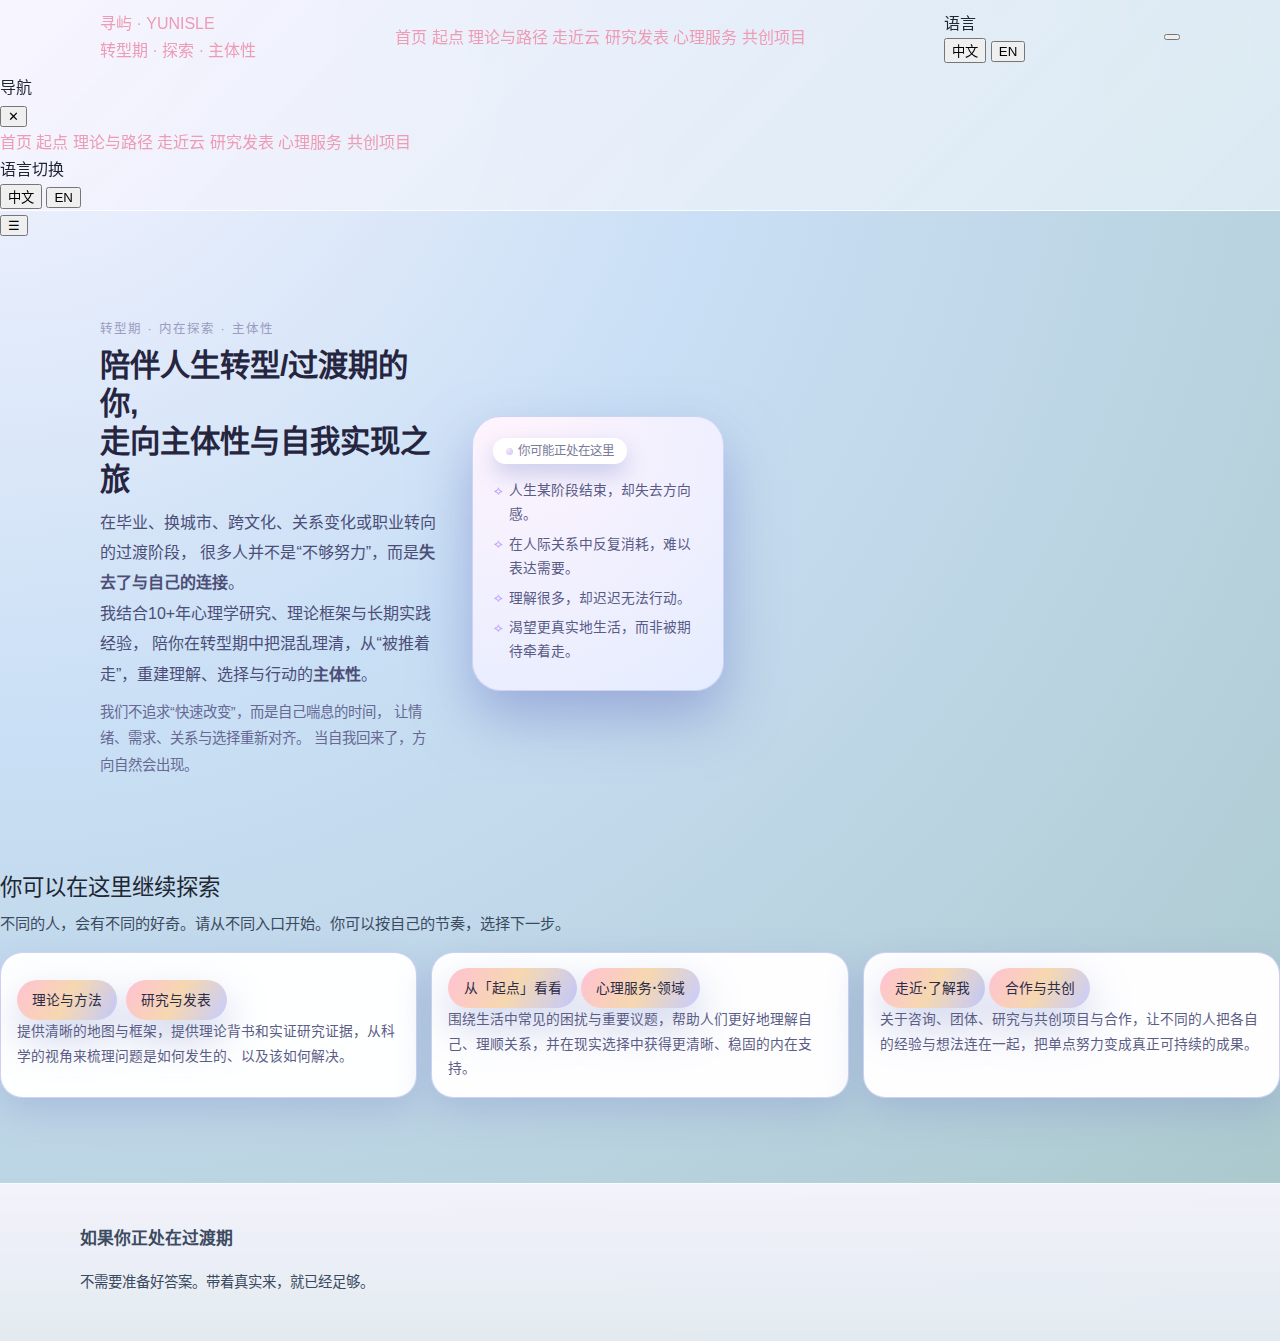
<file: index.html>
<!DOCTYPE html>
<html lang="zh-CN" data-lang="zh">
<head>
  <meta charset="UTF-8" />
  <meta name="viewport" content="width=device-width, initial-scale=1.0" />
  <link rel="icon" href="/favicon.ico" />

    <!-- 网站标题（会出现在浏览器标签 & 搜索结果标题） -->
  <title>寻屿 · Yunisle｜转型期·自我探索·主体性的内在之旅</title>
    <!-- 搜索结果摘要 / SEO 描述 -->
  <meta
    name="description"
    content="寻屿 · Yunisle 由心理人Dr.Jingyun Wang创建，为过渡期/转型期的人提供自我探索与重建动力的清晰路径。专注心理体验、自由意志、人际关系、动机与需求等主题，
    让每个人在关系与自我之间找到更真实的空间。"
     /> 
    <!-- 站点基础信息 -->
  <meta name="author" content="Jingyun Wang" />
  <meta name="keywords" content="Jingyun Wang, 王景云，寻屿, Yunisle, 寻屿 Yunisle，自我探索，转型期，过渡期，过渡阶段，心理咨询, 团体辅导，自主性,主体性，动机, 需求，
    青少年发展, 关系修复，人际关系, 纵向研究, 跨文化，职业生涯，心理学博士，团体，工作坊，团体咨询, 心理健康, inner exploration, self exploration, mindfulness, 
    autonomy, motivation, adolescent development, longitudinal research, transition, culture, self-determination, mental health, relationship, wellbeing, psychology"" />
  
  <!-- ==================== -->
  <!-- 🔥 多语言识别（双语 SEO） -->
  <!-- ==================== -->
  <link rel="canonical" href="https://jingyunwang.github.io/" />
  <link rel="alternate" hreflang="zh-CN" href="https://jingyunwang.github.io/" />
  <link rel="alternate" hreflang="en" href="https://jingyunwang.github.io/" />

  <!-- Open Graph：社交媒体与搜索引擎预览 -->
  <meta property="og:type" content="website" />
  <meta property="og:site_name" content="寻屿 Yunisle" />
  <meta property="og:url" content="https://jingyunwang.github.io/" />
  <meta property="og:title" content="寻屿 Yunisle｜转型期·自我探索·主体性" />
  <meta property="og:description" content="为处在过渡期/转型期的人，提供自我探索与重建动力的清晰路径：把选择活成自己。" />
    <!-- 如果你有网站封面图，可以把下面这行的图片路径改成自己的，如 img/og-cover.jpg -->
  <meta property="og:image" content="https://jingyunwang.github.io/images/cover.png" />
  
  <!-- 可选：Twitter 卡片（如果未来用推特，这个会生效，不影响国内使用） -->
  <meta name="twitter:card" content="summary_large_image" />
  <meta name="twitter:title" content="Yunisle｜Transitions · Self-exploration · Autonomy" />
  <meta name="twitter:description" content="A clear path for people in life transitions: autonomy, relationships, mental health." />
  <meta name="twitter:image" content="https://jingyunwang.github.io/images/cover.png" />
  
  <!-- 字体（沿用你的系统） -->
  <link rel="preconnect" href="https://fonts.gstatic.com" crossorigin />
  <link
    href="https://fonts.googleapis.com/css2?family=Playfair+Display:wght@500;600&family=Inter:wght@300;400;500;600&display=swap"
    rel="stylesheet"
  />

  <link rel="stylesheet" href="style.css" />
  <script src="script.js" defer></script>

    <!-- 结构化数据：让“搜名字/品牌/关键词”更容易对上你 -->
  <script type="application/ld+json">
    {
      "@context": "https://schema.org",
      "@type": "Person",
      "name": "Jingyun Wang",
      "url": "https://jingyunwang.github.io",
      "jobTitle": "心理学研究者 · 内在旅者 ·人生体验师 · 团体带领者",
      "description": "专注转型期、自主性、人际关系、动机、与心理健康的心理辅导与心理学研究。",
      "sameAs": [
        "https://scholar.google.com", 
        "https://www.linkedin.com"
      ]
    }
  </script>
  
  <!-- 结构化数据：让“搜名字/品牌/关键词”更容易对上你 -->
  <script type="application/ld+json">
  {
    "@context": "https://schema.org",
    "@type": "WebSite",
    "name": "寻屿 Yunisle",
    "url": "https://jingyunwang.github.io/",
    "inLanguage": ["zh-CN","en"],
    "about": [
      "转型期","过渡期","自我探索","主体性","心理健康","自主性","人际关系"
    ],
    "publisher": {
      "@type": "Person",
      "name": "Jingyun Wang",
      "alternateName": ["王景云","jingyun wang"],
      "url": "https://jingyunwang.github.io/"
    }
  }
  </script>

  <script type="application/ld+json">
  {
    "@context": "https://schema.org",
    "@type": "Person",
    "name": "Jingyun Wang",
    "alternateName": ["王景云","jingyun wang","Yunisle","寻屿"],
    "url": "https://jingyunwang.github.io/",
    "jobTitle": ["Psychologist","Researcher","Counsellor","Group Facilitator"],
    "knowsAbout": ["life transitions","self-exploration","agency","autonomy","relationships","mental health","motivation","needs"],
    "sameAs": [
      "https://scholar.google.com",
      "https://www.linkedin.com"
    ]
  }
  </script>

  <!-- 新版首页轻量局部样式：尽量少，主视觉仍走你原来的系统 -->
  <style>
    .hero-inner { padding-top: 5rem; padding-bottom: 2.6rem; }
    .start-hero-grid{
      display:grid;
      grid-template-columns:minmax(0, 1.55fr) minmax(0, 1.15fr);
      gap: 2rem;
      align-items: center;
    }
    @media (max-width: 980px){ .start-hero-grid{ grid-template-columns:minmax(0,1fr);} }

    .hero-kicker{
      font-size:0.78rem; letter-spacing:.16em; text-transform:uppercase;
      color:#9a9cc1; margin-bottom:.4rem;
    }
    .start-title{
      font-size:1.9rem; font-weight:650; line-height:1.25;
      color:#26253f; margin:0 0 .6rem;
    }
    .start-subtitle{
      font-size:1rem; line-height:1.9; color:#4c4e77; margin:0 0 .55rem;
    }
    .start-micro{
      font-size:.9rem; line-height:1.85; color:#676993; margin:0 0 .6rem;
    }

    .cta-row{ display:flex; flex-wrap:wrap; gap:.55rem; margin-top:.75rem; }
    .cta{
      display:inline-flex; align-items:center; justify-content:center;
      padding:.52rem .95rem; border-radius:999px;
      text-decoration:none; font-size:.86rem; font-weight:550;
      border:1px solid rgba(205, 210, 248, .96);
      background: rgba(255,255,255,.96);
      box-shadow:0 14px 34px rgba(118,132,199,.28);
      color:#2c2b48;
    }
    .cta.primary{
      border: none;
      background: linear-gradient(120deg, rgba(255,191,208,.95), rgba(245,212,169,.92), rgba(193,200,255,.92));
      box-shadow:0 18px 42px rgba(118,132,199,.35);
    }

    .audience-card{
      border-radius:1.8rem;
      padding:1.2rem 1.25rem 1.25rem;
      background: radial-gradient(circle at 15% 0%, #fff4fd, #e4ecff);
      border:1px solid rgba(203,209,248,.95);
      box-shadow:0 26px 56px rgba(118,131,201,.55);
    }
    .pill-label{
      display:inline-flex; align-items:center; gap:.35rem;
      padding:.16rem .8rem; border-radius:999px;
      background: rgba(255,255,255,.96);
      box-shadow:0 10px 22px rgba(143,156,212,.45);
      font-size:.78rem; color:#7a7c9b; margin-bottom:.7rem;
    }
    .pill-dot{
      width:7px; height:7px; border-radius:999px;
      background: radial-gradient(circle at 30% 30%, #ffe3f0, #bac9ff);
    }
    .audience-list{ list-style:none; padding:0; margin:.2rem 0 0; }
    .audience-list li{
      position:relative; padding-left:1rem; margin-bottom:.36rem;
      font-size:.86rem; color:#595b86; line-height:1.75;
    }
    .audience-list li::before{
      content:"⟡"; position:absolute; left:.1rem; top:.05rem;
      font-size:.8rem; color:#c29cff;
    }

    .section-tight{ padding: 2.2rem 0; }
    .tri-grid{
      display:grid;
      grid-template-columns: repeat(3, minmax(0,1fr));
      gap:.9rem;
      margin-top:.7rem;
    }
    @media (max-width: 1024px){ .tri-grid{ grid-template-columns: repeat(2, minmax(0,1fr)); } }
    @media (max-width: 720px){ .tri-grid{ grid-template-columns: minmax(0,1fr); } }

    .mini-card{
      border-radius:1.4rem;
      background: rgba(255,255,255,.98);
      border:1px solid rgba(204,207,245,.96);
      box-shadow:0 14px 36px rgba(118,132,199,.30);
      padding:.95rem 1rem 1rem;
    }
    .mini-kicker{
      font-size:.74rem; letter-spacing:.14em; text-transform:uppercase;
      color:#a0a2c5; margin-bottom:.12rem;
    }
    .mini-title{
      font-size:.98rem; font-weight:650; color:#2d2c4b;
      margin:.1rem 0 .25rem;
    }
    .mini-text{ font-size:.86rem; color:#5b5d86; line-height:1.75; margin:0; }

    .sr-only{
      position:absolute; width:1px; height:1px; padding:0; margin:-1px; overflow:hidden;
      clip:rect(0,0,0,0); white-space:nowrap; border:0;
    }
  </style>
</head>
<body>

<!-- ================= Header + 抽屉导航（保持原结构） ================= -->
<header class="site-header">
  <div class="container site-header-inner">
    <a href="index.html" class="brand">
      <div class="brand-mark"><div class="brand-initial"></div></div>
      <div>
        <div class="brand-text-main">寻屿 · YUNISLE</div>
        <div class="brand-text-sub lang-zh">转型期 · 探索 · 主体性</div>
        <div class="brand-text-sub lang-en">Transitions · Self-exploration · Agency</div>
      </div>
    </a>

    <nav class="site-nav" aria-label="Primary">
      <a class="active" href="index.html">
        <span class="nav-label-cn lang-zh">首页</span>
        <span class="nav-label-en lang-en">Home</span>
      </a>
      <a href="start.html">
        <span class="nav-label-cn lang-zh">起点</span>
        <span class="nav-label-en lang-en">Start</span>
      </a>
      <a href="theory.html">
        <span class="nav-label-cn lang-zh">理论与路径</span>
        <span class="nav-label-en lang-en">Theory & Pathways</span>
      </a>
      <a href="meet-yun.html">
        <span class="nav-label-cn lang-zh">走近云</span>
        <span class="nav-label-en lang-en">Meet Yun</span>
      </a>
      <a href="research.html">
        <span class="nav-label-cn lang-zh">研究发表</span>
        <span class="nav-label-en lang-en">Research</span>
      </a>
      <a href="topics.html">
        <span class="nav-label-cn lang-zh">心理服务</span>
        <span class="nav-label-en lang-en">Topics</span>
      </a>
      <a href="projects.html">
        <span class="nav-label-cn lang-zh">共创项目</span>
        <span class="nav-label-en lang-en">Projects</span>
      </a>
    </nav>

    <div class="lang-toggle">
      <span class="lang-toggle-label lang-zh">语言</span>
      <span class="lang-toggle-label lang-en">Language</span>
      <div class="lang-toggle-buttons">
        <button id="lang-zh" class="lang-btn">中文</button>
        <button id="lang-en" class="lang-btn">EN</button>
      </div>
    </div>

    <button class="nav-toggle" type="button" aria-label="Open menu"
            aria-controls="mobile-drawer" aria-expanded="false">
      <span class="nav-toggle-line"></span>
      <span class="nav-toggle-line"></span>
      <span class="nav-toggle-line"></span>
    </button>
  </div>

  <div class="nav-scrim" data-nav-close></div>

  <aside id="mobile-drawer" class="nav-drawer" aria-label="Mobile menu">
    <div class="nav-drawer-head">
      <div class="nav-drawer-title">
        <span class="lang-zh">导航</span>
        <span class="lang-en">Menu</span>
      </div>
      <button class="nav-close" type="button" aria-label="Close menu" data-nav-close>✕</button>
    </div>

    <div class="nav-drawer-links">
      <a href="index.html"><span class="lang-zh">首页</span><span class="lang-en">Home</span></a>
      <a href="start.html"><span class="lang-zh">起点</span><span class="lang-en">Start</span></a>
      <a href="theory.html"><span class="lang-zh">理论与路径</span><span class="lang-en">Theory</span></a>
      <a href="meet-yun.html"><span class="lang-zh">走近云</span><span class="lang-en">Meet Yun</span></a>
      <a href="research.html"><span class="lang-zh">研究发表</span><span class="lang-en">Research</span></a>
      <a href="topics.html"><span class="lang-zh">心理服务</span><span class="lang-en">Topics</span></a>
      <a href="projects.html"><span class="lang-zh">共创项目</span><span class="lang-en">Projects</span></a>
    </div>

    <div class="nav-drawer-lang">
      <div class="nav-drawer-mini">
        <span class="lang-zh">语言切换</span>
        <span class="lang-en">Language</span>
      </div>
      <div class="lang-toggle-buttons">
        <button id="lang-zh-m" class="lang-btn" data-lang="zh">中文</button>
        <button id="lang-en-m" class="lang-btn" data-lang="en">EN</button>
      </div>
    </div>
  </aside>
</header>

<button class="nav-fab" type="button" aria-label="Open navigation"
        aria-controls="mobile-drawer" aria-expanded="false">☰</button>

<!-- ========================= Main ========================= -->
<main>

<!-- ========== HERO：一屏之内说清楚 ========= -->
<section class="hero hero-inner">
  <div class="container start-hero-grid">

    <div>
      <div class="hero-kicker">
        <span class="lang-zh">转型期 · 内在探索 · 主体性</span>
        <span class="lang-en">TRANSITIONS · SELF-EXPLORATION · Self-ACTUALIZATION</span>
      </div>

      <h1 class="start-title">
        <span class="lang-zh">
          陪伴人生转型/过渡期的你,<br>
          走向主体性与自我实现之旅
        </span>
        <span class="lang-en">
          A clear path back to yourself<br>
          especially in transitions
        </span>
      </h1>

      <p class="start-subtitle lang-zh">
        在毕业、换城市、跨文化、关系变化或职业转向的过渡阶段，
        很多人并不是“不够努力”，而是<strong>失去了与自己的连接</strong>。
        <br>
        我结合10+年心理学研究、理论框架与长期实践经验，
        陪你在转型期中把混乱理清，从“被推着走”，重建理解、选择与行动的<strong>主体性</strong>。
      </p>

      <p class="start-subtitle lang-en">
        During transitions—graduation, relocation, cultural shifts, relationship or career changes—
        people often aren’t failing; they’re disconnected from themselves.
        <br>
        I integrate 10+ years psychological research, theory, and practice to support agency in times of change.
      </p>

      <p class="start-micro lang-zh">
        我们不追求“快速改变”，而是自己喘息的时间，
        让情绪、需求、关系与选择重新对齐。
        当自我回来了，方向自然会出现。
      </p>
      <p class="start-micro lang-en">
        This isn’t about quick fixes.
        It’s about aligning emotions, needs, relationships, and choices—so direction can emerge.
      </p>

      <p class="sr-only">
        jingyun wang 王景云 yunisle 寻屿 自我探索 转型期 过渡期 主体性 心理健康
      </p>
    </div>

    <!-- 适合人群 -->
    <div class="audience-card">
      <div class="pill-label">
        <span class="pill-dot"></span>
        <span class="lang-zh">你可能正处在这里</span>
        <span class="lang-en">You may be here because</span>
      </div>

      <ul class="audience-list lang-zh">
        <li>人生某阶段结束，却失去方向感。</li>
        <li>在人际关系中反复消耗，难以表达需要。</li>
        <li>理解很多，却迟迟无法行动。</li>
        <li>渴望更真实地生活，而非被期待牵着走。</li>
      </ul>

      <ul class="audience-list lang-en">
        <li>Your life stage has changed, but direction feels unclear.</li>
        <li>Relationships drain you; needs stay unspoken.</li>
        <li>You understand a lot, but action feels stuck.</li>
        <li>You want to live more truthfully, not by expectation.</li>
      </ul>
    </div>

  </div>
</section>

<!-- ========== 引导到各板块（不重复内容） ========= -->
<section class="section-tight">
  <div class="container section-narrow">

    <div class="section-title">
      <span class="lang-zh">你可以在这里继续探索</span>
      <span class="lang-en">Where to go next</span>
    </div>

    <p class="section-subtitle lang-zh">
      不同的人，会有不同的好奇。请从不同入口开始。你可以按自己的节奏，选择下一步。
    <p class="section-subtitle lang-en">
      Different people start at different places. Choose what fits your pace. 
    
      <div class="tri-grid">
      <div class="mini-card">
        <div class="cta-row">
        <a class="cta primary" href="theory.html">
          <span class="lang-zh">理论与方法</span>
          <span class="lang-en">Theory</span>
        </a>
          <a class="cta primary" href="research.html">
          <span class="lang-zh">研究与发表</span>
          <span class="lang-en">Publications</span>
        </a>
   </div>
        <p class="mini-text lang-zh">提供清晰的地图与框架，提供理论背书和实证研究证据，从科学的视角来梳理问题是如何发生的、以及该如何解决。</p>
        <p class="mini-text lang-en">Provide clear maps and frameworks, grounded in theory and research, to explain how problems arise and how they can be addressed.</p>
      </div>
    
      <div class="mini-card">
          <a class="cta primary" href="start.html">
          <span class="lang-zh">从「起点」看看</span>
          <span class="lang-en">Start here</span>
        </a>
      <a class="cta primary" href="topics.html">
          <span class="lang-zh">心理服务·领域</span>
          <span class="lang-en">Service·Topics</span>
      </a>
        <p class="mini-text lang-zh">围绕生活中常见的困扰与重要议题，帮助人们更好地理解自己、理顺关系，并在现实选择中获得更清晰、稳固的内在支持。</p>
        <p class="mini-text lang-en">Focus on common life challenges and important issues, helping people understand themselves better, navigate relationships, and make grounded choices with inner clarity and support.</p>
      </div>

      <div class="mini-card">
        <a class="cta primary" href="meet-yun.html">
          <span class="lang-zh">走近·了解我</span>
          <span class="lang-en">Meet Yun</span>
        </a>
          <a class="cta primary" href="projects.html">
          <span class="lang-zh">合作与共创</span>
          <span class="lang-en">Collabration</span>
        </a>
        <p class="mini-text lang-zh">关于咨询、团体、研究与共创项目与合作，让不同的人把各自的经验与想法连在一起，把单点努力变成真正可持续的成果。</p>
        <p class="mini-text lang-en">Through counselling, groups, research, and collaborative projects, bring experts together so shared experience becomes sustainable, meaningful outcomes.</p>
      </div>
    </div>

  </div>
</section>

<!-- ========== Footer（与你原版本一致） ========= -->
<footer class="site-footer">
  <div class="container footer-inner">
    <div class="footer-contact-card">
      <div class="footer-contact-layout">
        <div class="footer-contact-main">
          <h3 class="footer-contact-title lang-zh">如果你正处在过渡期</h3>
          <h3 class="footer-contact-title lang-en">If you’re in a transition</h3>
          <p class="footer-contact-text lang-zh">
            不需要准备好答案。带着真实来，就已经足够。
          </p>
          <p class="footer-contact-text lang-en">
            You don’t need to have answers. Being real is enough.
          </p>
        </div>
      </div>
    </div>
  </div>
</footer>

</main>
</body>
</html>
</file>
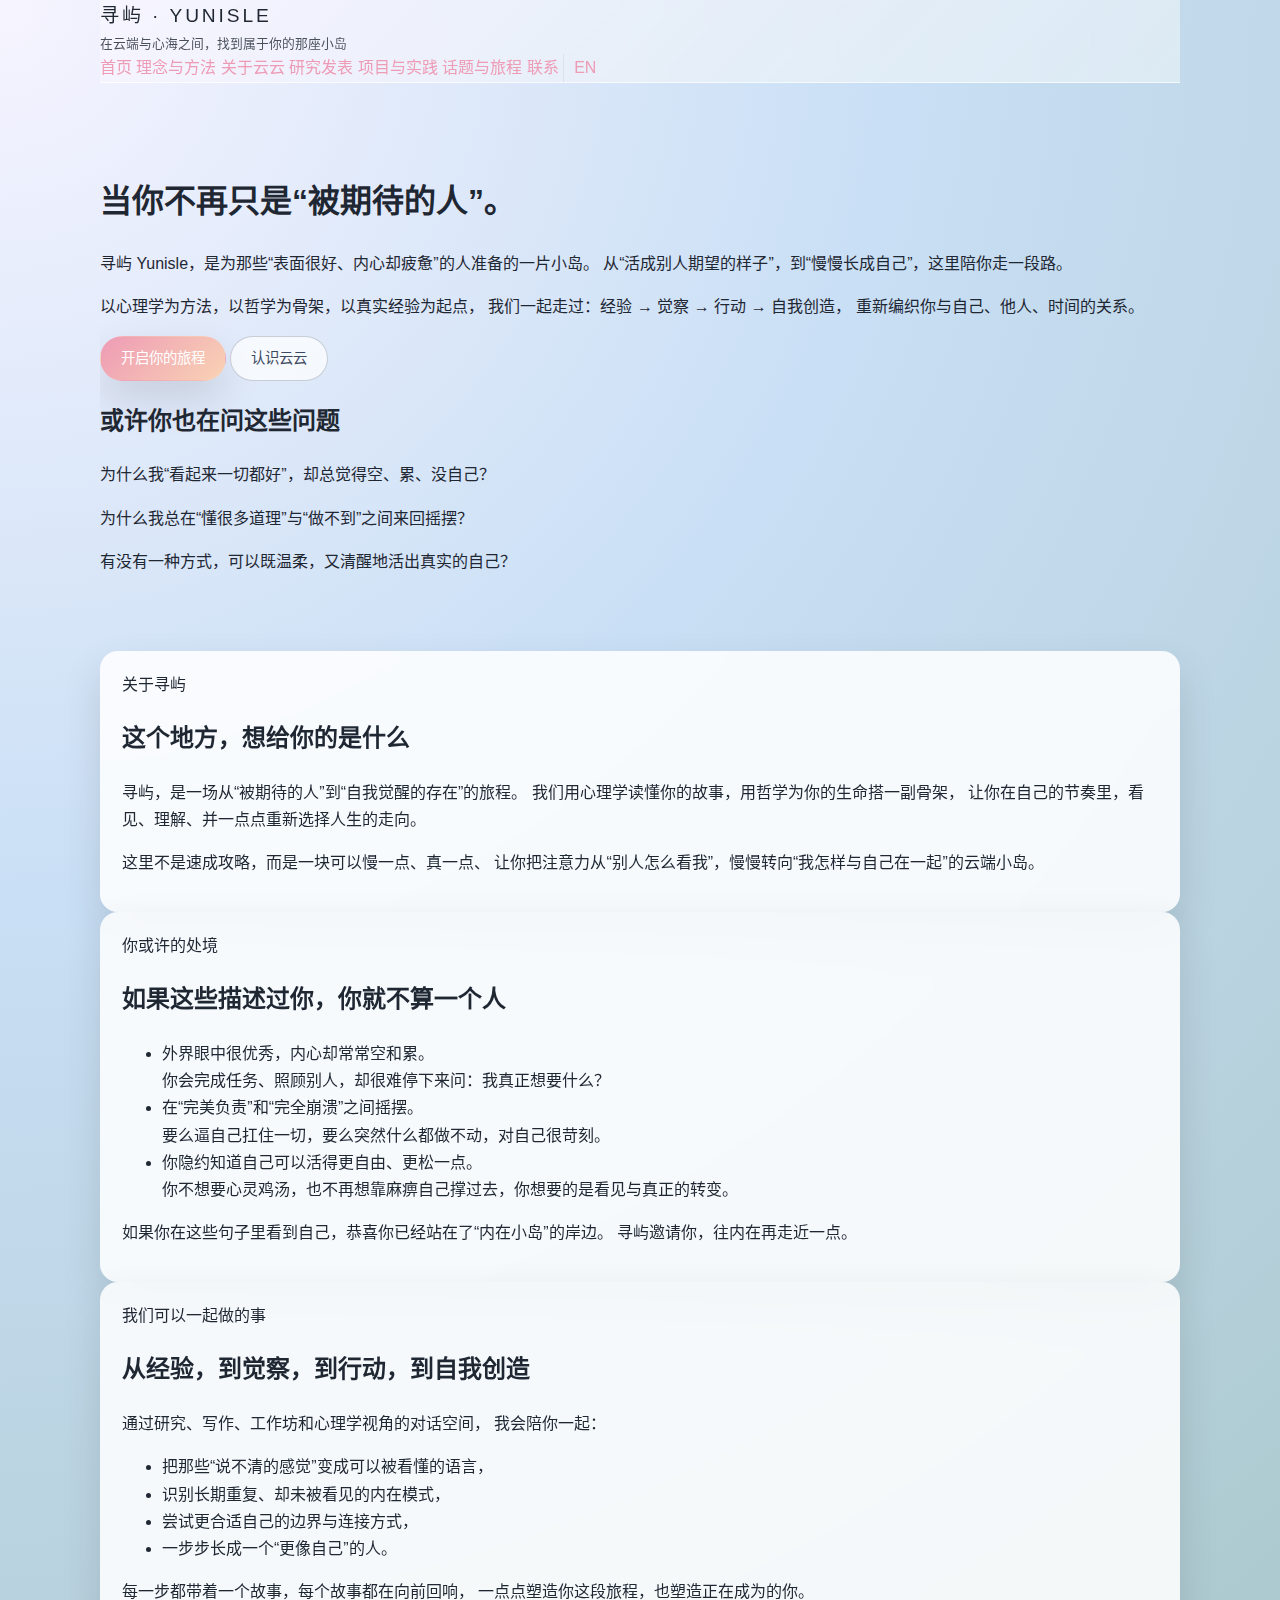
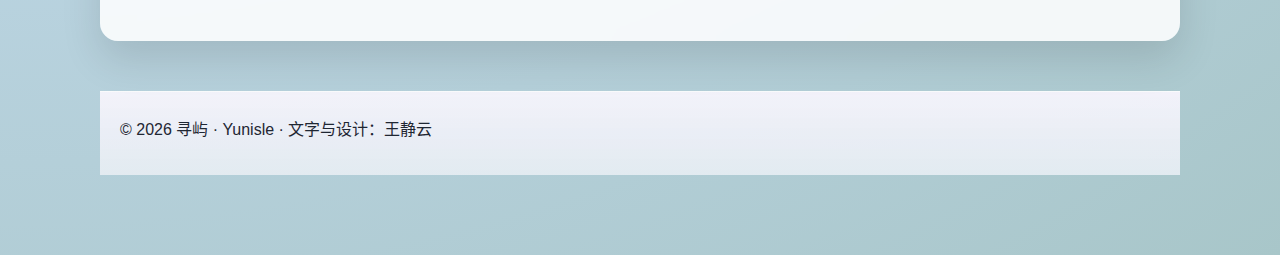
<file: index-zh.html>
<!doctype html>
<html lang="zh-CN">
<head>
  <meta charset="utf-8">
  <title>寻屿 · Yunisle —— 内在小岛的相遇之地 · 首页</title>
  <meta name="viewport" content="width=device-width, initial-scale=1">
  <link rel="stylesheet" href="style.css">
</head>
<body>
<div class="background-fog"></div>
<div class="page">

  <header class="site-header">
    <div class="brand">
      <div class="brand-title">寻屿 · Yunisle</div>
      <div class="brand-subtitle">在云端与心海之间，找到属于你的那座小岛</div>
    </div>
    <nav class="nav-links">
      <a href="index-zh.html" class="active">首页</a>
      <a href="theory-zh.html">理念与方法</a>
      <a href="meet-zh.html">关于云云</a>
      <a href="publications-zh.html">研究发表</a>
      <a href="projects-zh.html">项目与实践</a>
      <a href="journeys-zh.html">话题与旅程</a>
      <a href="contact-zh.html">联系</a>
      <a href="index.html" class="lang-switch">EN</a>
    </nav>
  </header>

  <section class="hero">
    <div class="hero-main">
      <h1>当你不再只是“被期待的人”。</h1>
      <p class="lead">
        寻屿 Yunisle，是为那些“表面很好、内心却疲惫”的人准备的一片小岛。  
        从“活成别人期望的样子”，到“慢慢长成自己”，这里陪你走一段路。
      </p>
      <p class="tagline">
        以心理学为方法，以哲学为骨架，以真实经验为起点，  
        我们一起走过：经验 → 觉察 → 行动 → 自我创造，  
        重新编织你与自己、他人、时间的关系。
      </p>

      <div class="hero-actions">
        <a class="btn-primary" href="journeys-zh.html">开启你的旅程</a>
        <a class="btn-ghost" href="meet-zh.html">认识云云</a>
      </div>
    </div>

    <aside class="hero-aside">
      <div class="hero-aside-inner">
        <h2>或许你也在问这些问题</h2>
        <p>为什么我“看起来一切都好”，却总觉得空、累、没自己？</p>
        <p>为什么我总在“懂很多道理”与“做不到”之间来回摇摆？</p>
        <p>有没有一种方式，可以既温柔，又清醒地活出真实的自己？</p>
      </div>
    </aside>
  </section>

  <main class="main">
    <section class="card">
      <div class="section-label">关于寻屿</div>
      <h2>这个地方，想给你的是什么</h2>
      <p>
        寻屿，是一场从“被期待的人”到“自我觉醒的存在”的旅程。  
        我们用心理学读懂你的故事，用哲学为你的生命搭一副骨架，  
        让你在自己的节奏里，看见、理解、并一点点重新选择人生的走向。
      </p>
      <p>
        这里不是速成攻略，而是一块可以慢一点、真一点、  
        让你把注意力从“别人怎么看我”，慢慢转向“我怎样与自己在一起”的云端小岛。
      </p>
    </section>

    <section class="card">
      <div class="section-label">你或许的处境</div>
      <h2>如果这些描述过你，你就不算一个人</h2>
      <ul class="item-list">
        <li class="item">
          <div class="item-title">外界眼中很优秀，内心却常常空和累。</div>
          <div class="item-meta">
            你会完成任务、照顾别人，却很难停下来问：我真正想要什么？
          </div>
        </li>
        <li class="item">
          <div class="item-title">在“完美负责”和“完全崩溃”之间摇摆。</div>
          <div class="item-meta">
            要么逼自己扛住一切，要么突然什么都做不动，对自己很苛刻。
          </div>
        </li>
        <li class="item">
          <div class="item-title">你隐约知道自己可以活得更自由、更松一点。</div>
          <div class="item-meta">
            你不想要心灵鸡汤，也不再想靠麻痹自己撑过去，你想要的是看见与真正的转变。
          </div>
        </li>
      </ul>
      <p>
        如果你在这些句子里看到自己，恭喜你已经站在了“内在小岛”的岸边。  
        寻屿邀请你，往内在再走近一点。
      </p>
    </section>

    <section class="card">
      <div class="section-label">我们可以一起做的事</div>
      <h2>从经验，到觉察，到行动，到自我创造</h2>
      <p>
        通过研究、写作、工作坊和心理学视角的对话空间，  
        我会陪你一起：
      </p>
      <ul>
        <li>把那些“说不清的感觉”变成可以被看懂的语言，</li>
        <li>识别长期重复、却未被看见的内在模式，</li>
        <li>尝试更合适自己的边界与连接方式，</li>
        <li>一步步长成一个“更像自己”的人。</li>
      </ul>
      <p>
        每一步都带着一个故事，每个故事都在向前回响，  
        一点点塑造你这段旅程，也塑造正在成为的你。
      </p>
    </section>
  </main>

  <footer class="site-footer">
    © <span id="year-zh"></span> 寻屿 · Yunisle · 文字与设计：王静云
  </footer>
</div>

<script>
  document.getElementById('year-zh').textContent = new Date().getFullYear();
</script>
</body>
</html>
</file>
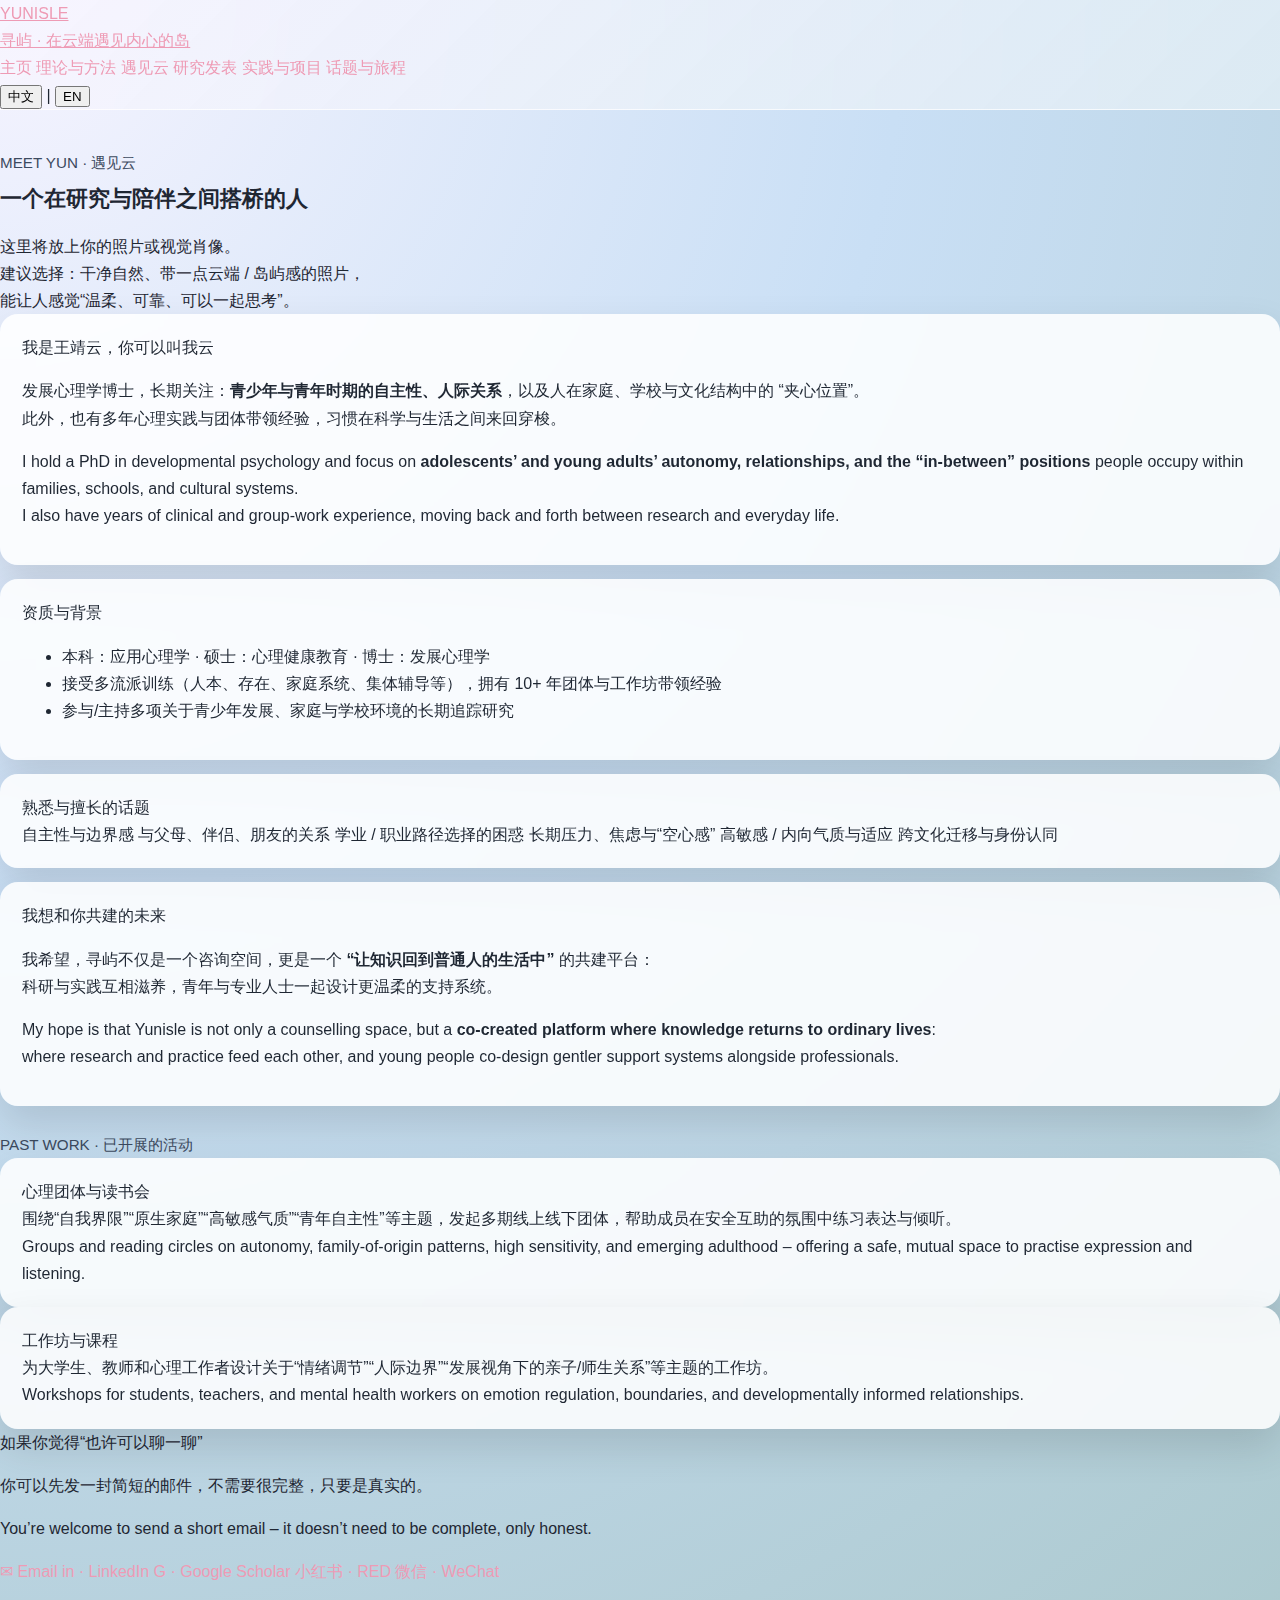
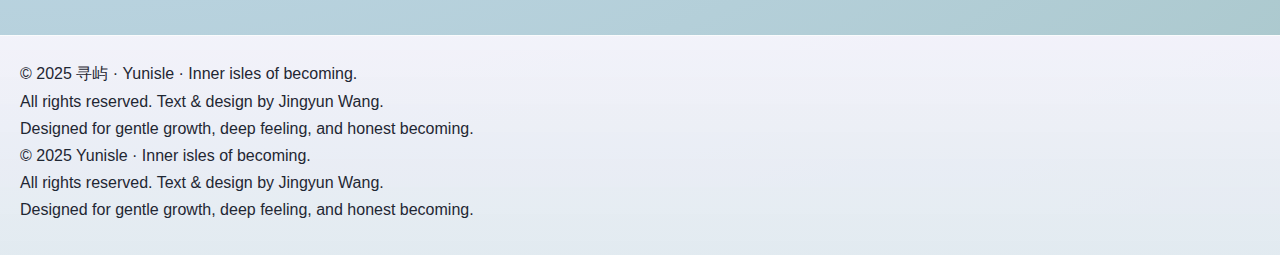
<file: meet-yun.html>
<!DOCTYPE html>
<html lang="zh" data-lang="zh">
  <head>
    <meta charset="UTF-8" />
    <title>寻屿 Yunisle · 遇见云</title>
    <meta
      name="description"
      content="关于云：发展心理学研究者、心理实践者与共建者。科研与咨询并行，关注青年自主性、人际关系与自我创造。"
    />
    <meta name="viewport" content="width=device-width, initial-scale=1" />
    <link rel="stylesheet" href="style.css" />
    <script src="script.js" defer></script>
  </head>
  <body>
    <header class="site-header">
      <div class="container navbar">
        <a href="index.html" class="brand">
          <div class="brand-mark"></div>
          <div>
            <div class="brand-text-main">YUNISLE</div>
            <div class="brand-text-sub lang lang-zh">寻屿 · 在云端遇见内心的岛</div>
            <div class="brand-text-sub lang lang-en">
              Yunisle · Inner isles above the clouds
            </div>
          </div>
        </a>
        <nav class="nav-links">
          <a href="index.html" class="nav-link">
            <span class="lang lang-zh">主页</span>
            <span class="lang lang-en">Home</span>
          </a>
          <a href="theory.html" class="nav-link">
            <span class="lang lang-zh">理论与方法</span>
            <span class="lang lang-en">Theory & Method</span>
          </a>
          <a href="meet-yun.html" class="nav-link active">
            <span class="lang lang-zh">遇见云</span>
            <span class="lang lang-en">Meet Yun</span>
          </a>
          <a href="research.html" class="nav-link">
            <span class="lang lang-zh">研究发表</span>
            <span class="lang lang-en">Research</span>
          </a>
          <a href="projects.html" class="nav-link">
            <span class="lang lang-zh">实践与项目</span>
            <span class="lang lang-en">Projects</span>
          </a>
          <a href="topics.html" class="nav-link">
            <span class="lang lang-zh">话题与旅程</span>
            <span class="lang lang-en">Topics & Journeys</span>
          </a>
          <div class="lang-toggle">
            <button id="lang-zh-btn" class="active">中文</button>
            <span>|</span>
            <button id="lang-en-btn">EN</button>
          </div>
        </nav>
      </div>
    </header>

    <main>
      <section class="section">
        <div class="container">
          <div class="section-heading">
            <div class="section-subtitle">
              <span class="lang lang-zh">MEET YUN · 遇见云</span>
              <span class="lang lang-en">MEET YUN · 遇见云</span>
            </div>
            <h1 class="section-title">
              <span class="lang lang-zh">一个在研究与陪伴之间搭桥的人</span>
              <span class="lang lang-en">
                A bridge-builder between research and lived lives
              </span>
            </h1>
          </div>

          <div class="profile-layout">
            <!-- 照片占位 -->
            <div class="profile-photo">
              <div class="profile-photo-inner">
                <span class="lang lang-zh">
                  这里将放上你的照片或视觉肖像。<br />
                  建议选择：干净自然、带一点云端 / 岛屿感的照片，<br />
                  能让人感觉“温柔、可靠、可以一起思考”。
                </span>
                <span class="lang lang-en">
                  Your portrait or illustration will be placed here.<br />
                  Ideally: calm, natural, with a hint of clouds or islands –<br />
                  someone who feels gentle, grounded, and safe to think with.
                </span>
              </div>
            </div>

            <!-- 文本简介 -->
            <div>
              <div class="card" style="margin-bottom: 14px">
                <div class="card-title">
                  <span class="lang lang-zh">我是王靖云，你可以叫我云</span>
                  <span class="lang lang-en">
                    I’m Jingyun Wang – you can call me Yun
                  </span>
                </div>
                <div class="card-body">
                  <p class="lang-block lang-block-zh">
                    发展心理学博士，长期关注：<strong>青少年与青年时期的自主性、人际关系</strong>，以及人在家庭、学校与文化结构中的
                    “夹心位置”。<br />
                    此外，也有多年心理实践与团体带领经验，习惯在科学与生活之间来回穿梭。
                  </p>
                  <p class="lang-block lang-block-en">
                    I hold a PhD in developmental psychology and focus on
                    <strong>adolescents’ and young adults’ autonomy, relationships,
                      and the “in-between” positions</strong>
                    people occupy within families, schools, and cultural systems.<br />
                    I also have years of clinical and group-work experience, moving
                    back and forth between research and everyday life.
                  </p>
                </div>
              </div>

              <div class="card" style="margin-bottom: 14px">
                <div class="card-subtitle">
                  <span class="lang lang-zh">资质与背景</span>
                  <span class="lang lang-en">Training &amp; background</span>
                </div>
                <div class="card-body">
                  <ul class="soft-list">
                    <li class="lang lang-zh">
                      本科：应用心理学 · 硕士：心理健康教育 · 博士：发展心理学
                    </li>
                    <li class="lang lang-zh">
                      接受多流派训练（人本、存在、家庭系统、集体辅导等），拥有 10+
                      年团体与工作坊带领经验
                    </li>
                    <li class="lang lang-zh">
                      参与/主持多项关于青少年发展、家庭与学校环境的长期追踪研究
                    </li>

                    <li class="lang lang-en">
                      BSc in Applied Psychology · Master’s in Mental Health Education
                      · PhD in Developmental Psychology
                    </li>
                    <li class="lang lang-en">
                      Trained in multiple approaches (humanistic, existential,
                      systemic, group work), with 10+ years of experience leading
                      groups and workshops
                    </li>
                    <li class="lang lang-en">
                      Involved in longitudinal research on youth development, family
                      dynamics, and school contexts
                    </li>
                  </ul>
                </div>
              </div>

              <div class="card" style="margin-bottom: 14px">
                <div class="card-subtitle">
                  <span class="lang lang-zh">熟悉与擅长的话题</span>
                  <span class="lang lang-en">
                    Topics I feel at home working with
                  </span>
                </div>
                <div class="card-body">
                  <div class="topic-pill-row">
                    <span class="topic-pill lang lang-zh">自主性与边界感</span>
                    <span class="topic-pill lang lang-zh">与父母、伴侣、朋友的关系</span>
                    <span class="topic-pill lang lang-zh">学业 / 职业路径选择的困惑</span>
                    <span class="topic-pill lang lang-zh">长期压力、焦虑与“空心感”</span>
                    <span class="topic-pill lang lang-zh">高敏感 / 内向气质与适应</span>
                    <span class="topic-pill lang lang-zh">跨文化迁移与身份认同</span>

                    <span class="topic-pill lang lang-en">Autonomy &amp; boundaries</span>
                    <span class="topic-pill lang lang-en">
                      Relationships with parents, partners, friends
                    </span>
                    <span class="topic-pill lang lang-en">
                      Study / career path confusion
                    </span>
                    <span class="topic-pill lang lang-en">
                      Chronic stress, anxiety, and “inner emptiness”
                    </span>
                    <span class="topic-pill lang lang-en">
                      High sensitivity / introversion
                    </span>
                    <span class="topic-pill lang lang-en">
                      Cross-cultural moves &amp; identity
                    </span>
                  </div>
                </div>
              </div>

              <div class="card">
                <div class="card-subtitle">
                  <span class="lang lang-zh">我想和你共建的未来</span>
                  <span class="lang lang-en">The future I’d like to co-create</span>
                </div>
                <div class="card-body">
                  <p class="lang-block lang-block-zh">
                    我希望，寻屿不仅是一个咨询空间，更是一个
                    <strong>“让知识回到普通人的生活中”</strong>
                    的共建平台：<br />
                    科研与实践互相滋养，青年与专业人士一起设计更温柔的支持系统。
                  </p>
                  <p class="lang-block lang-block-en">
                    My hope is that Yunisle is not only a counselling space, but a
                    <strong>co-created platform where knowledge returns to ordinary
                      lives</strong>:<br />
                    where research and practice feed each other, and young people
                    co-design gentler support systems alongside professionals.
                  </p>
                </div>
              </div>
            </div>
          </div>

          <!-- 过往活动可放简要展示 -->
          <div class="section" style="margin-top: 26px">
            <div class="section-heading">
              <div class="section-subtitle">
                <span class="lang lang-zh">PAST WORK · 已开展的活动</span>
                <span class="lang lang-en">PAST WORK · 已开展的活动</span>
              </div>
            </div>
            <div class="card-grid">
              <div class="card">
                <div class="card-title">
                  <span class="lang lang-zh">心理团体与读书会</span>
                  <span class="lang lang-en">
                    Therapeutic groups &amp; reading circles
                  </span>
                </div>
                <div class="card-body lang-block lang-block-zh">
                  围绕“自我界限”“原生家庭”“高敏感气质”“青年自主性”等主题，发起多期线上线下团体，帮助成员在安全互助的氛围中练习表达与倾听。
                </div>
                <div class="card-body lang-block lang-block-en">
                  Groups and reading circles on autonomy, family-of-origin patterns,
                  high sensitivity, and emerging adulthood – offering a safe, mutual
                  space to practise expression and listening.
                </div>
              </div>
              <div class="card">
                <div class="card-title">
                  <span class="lang lang-zh">工作坊与课程</span>
                  <span class="lang lang-en">
                    Workshops and psychoeducation sessions
                  </span>
                </div>
                <div class="card-body lang-block lang-block-zh">
                  为大学生、教师和心理工作者设计关于“情绪调节”“人际边界”“发展视角下的亲子/师生关系”等主题的工作坊。
                </div>
                <div class="card-body lang-block lang-block-en">
                  Workshops for students, teachers, and mental health workers on
                  emotion regulation, boundaries, and developmentally informed
                  relationships.
                </div>
              </div>
            </div>
          </div>
        </div>
      </section>

      <!-- 联系方式 + 页脚 -->
      <section class="contact">
        <div class="container contact">
          <div>
            <div class="contact-title">
              <span class="lang lang-zh">如果你觉得“也许可以聊一聊”</span>
              <span class="lang lang-en">
                If part of you thinks “maybe we could talk”
              </span>
            </div>
            <p class="lang-block lang-block-zh">
              你可以先发一封简短的邮件，不需要很完整，只要是真实的。
            </p>
            <p class="lang-block lang-block-en">
              You’re welcome to send a short email – it doesn’t need to be complete,
              only honest.
            </p>
          </div>
          <div>
            <div class="contact-links">
              <a href="mailto:your-email@example.com" class="contact-link">
                ✉ Email
              </a>
              <a href="#" class="contact-link">in · LinkedIn</a>
              <a href="#" class="contact-link">G · Google Scholar</a>
              <a href="#" class="contact-link">小红书 · RED</a>
              <a href="#" class="contact-link">微信 · WeChat</a>
            </div>
          </div>
        </div>
      </section>

      <footer>
        <div class="container site-footer">
          <div class="lang-block lang-block-zh">
            © 2025 寻屿 · Yunisle · Inner isles of becoming.<br />
            All rights reserved. Text &amp; design by Jingyun Wang.<br />
            Designed for gentle growth, deep feeling, and honest becoming.
          </div>
          <div class="lang-block lang-block-en">
            © 2025 Yunisle · Inner isles of becoming.<br />
            All rights reserved. Text &amp; design by Jingyun Wang.<br />
            Designed for gentle growth, deep feeling, and honest becoming.
          </div>
        </div>
      </footer>
    </main>
  </body>
</html>
</file>
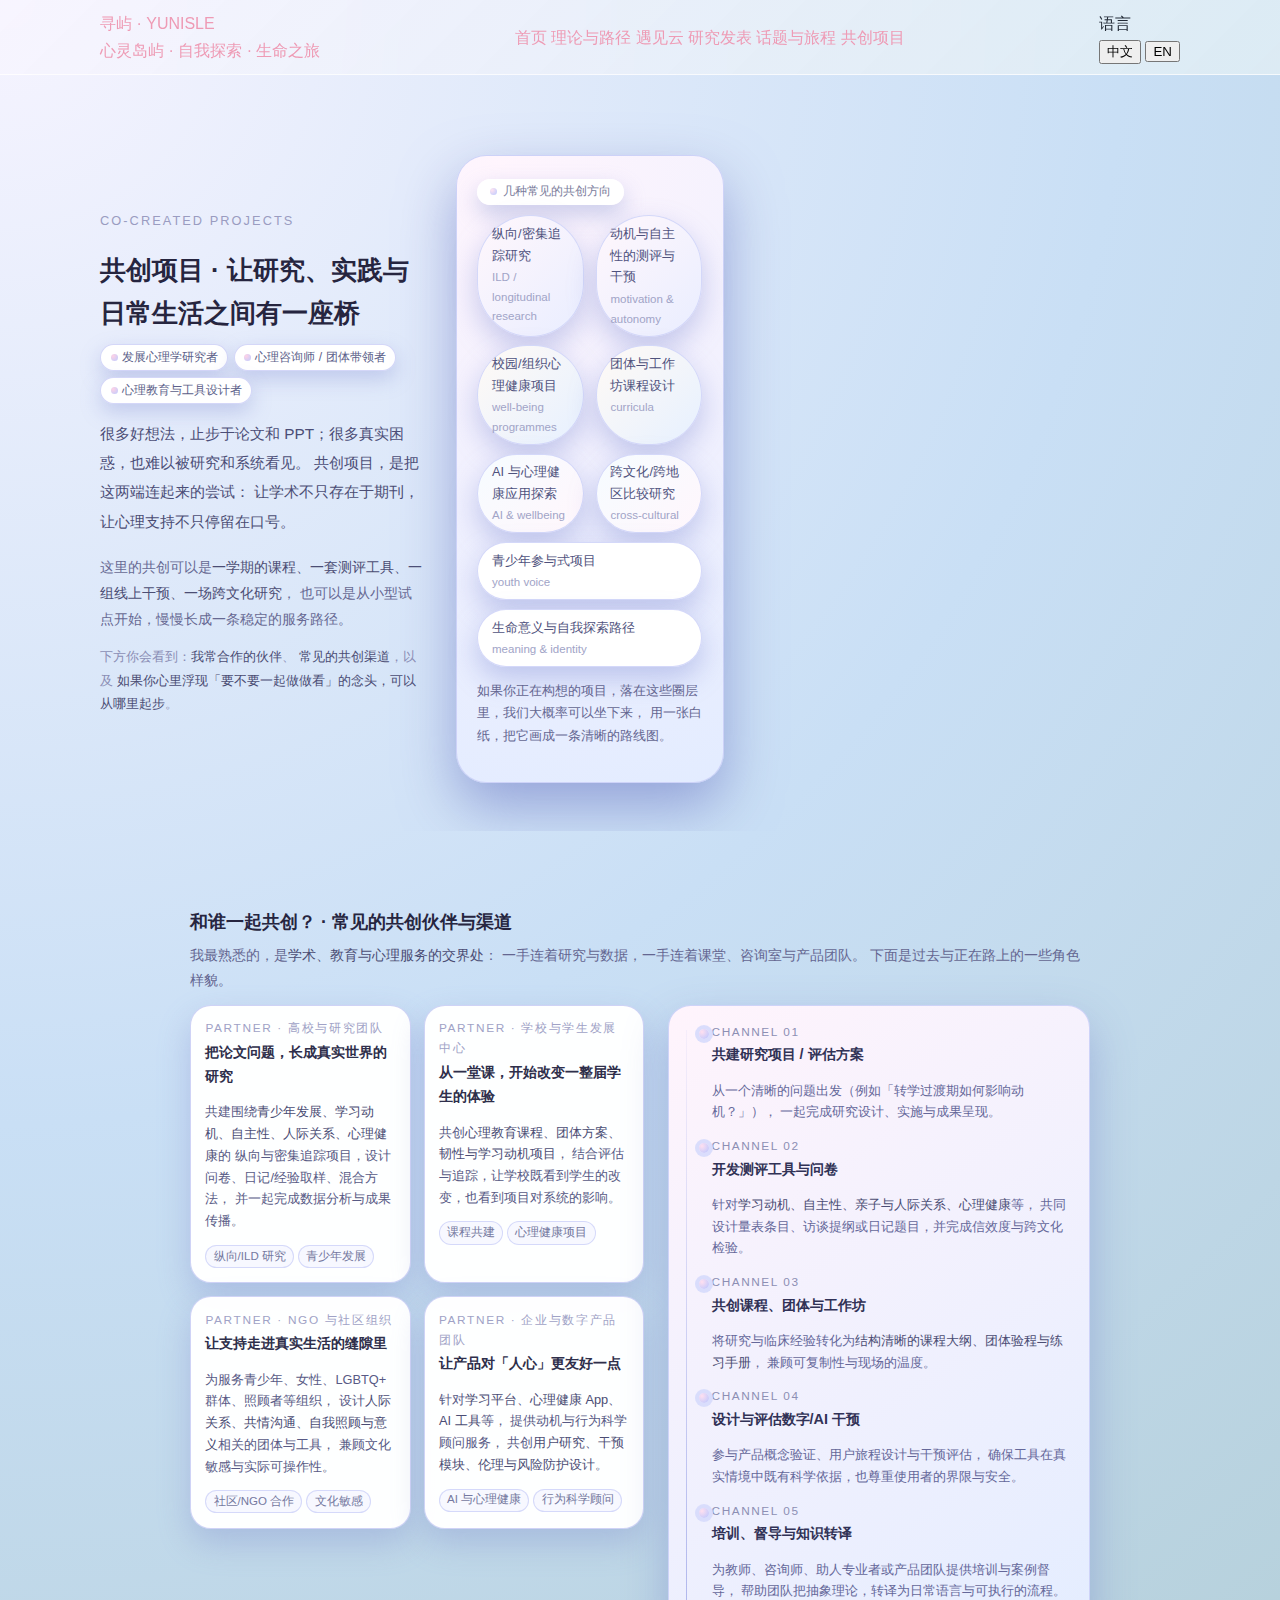
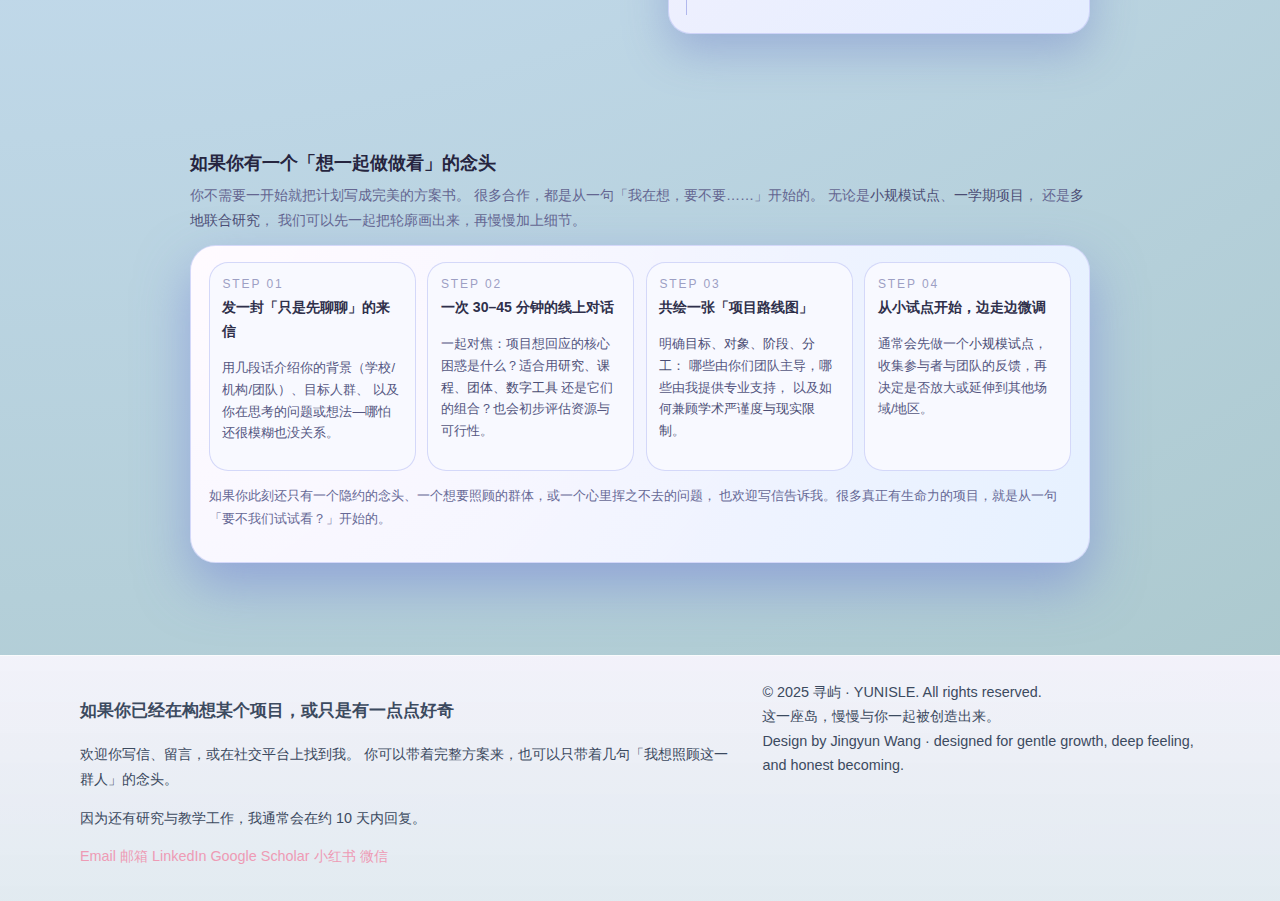
<file: projects.html>
<!DOCTYPE html>
<html lang="zh-CN" data-lang="zh">
  <head>
    <meta charset="UTF-8" />
    <meta
      name="viewport"
      content="width=device-width, initial-scale=1.0"
    />
    <title>共创项目 · 寻屿 Yunisle | Co-created Projects</title>

    <link
      rel="preconnect"
      href="https://fonts.gstatic.com"
      crossorigin
    />
    <link
      href="https://fonts.googleapis.com/css2?family=Playfair+Display:wght@500;600&family=Inter:wght@300;400;500;600&display=swap"
      rel="stylesheet"
    />
    <link rel="stylesheet" href="style.css" />
    <script src="script.js" defer></script>

    <!-- projects.html 局部样式 -->
    <style>
      .hero-inner {
        padding-top: 5rem;
        padding-bottom: 3rem;
      }

      .hero-grid {
        display: grid;
        grid-template-columns: minmax(0, 1.8fr) minmax(0, 1.5fr);
        gap: 2.1rem;
        align-items: center;
      }

      @media (max-width: 960px) {
        .hero-grid {
          grid-template-columns: minmax(0, 1fr);
        }
      }

      .hero-kicker {
        font-size: 0.8rem;
        letter-spacing: 0.16em;
        text-transform: uppercase;
        color: #9a9cc1;
        margin-bottom: 0.3rem;
      }

      .hero-title {
        font-size: 1.6rem;
        font-weight: 600;
        margin-bottom: 0.4rem;
        color: #26253f;
      }

      .hero-subtitle {
        font-size: 0.96rem;
        line-height: 1.9;
        color: #4c4e77;
        margin-bottom: 0.3rem;
      }

      .hero-tagline {
        font-size: 0.88rem;
        line-height: 1.85;
        color: #676993;
        margin-bottom: 0.25rem;
      }

      .hero-note {
        font-size: 0.82rem;
        color: #8b8eb5;
        line-height: 1.8;
      }

      .emphasis {
        font-weight: 600;
        color: #26243f;
      }

      .emphasis-soft {
        font-weight: 500;
        color: #4b4d74;
      }

      .hero-role-row {
        display: flex;
        flex-wrap: wrap;
        gap: 0.35rem;
        margin: 0.5rem 0 0.3rem;
      }

      .hero-role-pill {
        display: inline-flex;
        align-items: center;
        gap: 0.25rem;
        padding: 0.14rem 0.6rem;
        border-radius: 999px;
        border: 1px solid rgba(210, 213, 248, 0.96);
        background: rgba(255, 255, 255, 0.98);
        font-size: 0.76rem;
        color: #5c5f8a;
        box-shadow: 0 8px 20px rgba(125, 138, 210, 0.35);
      }

      .hero-role-dot {
        width: 7px;
        height: 7px;
        border-radius: 999px;
        background: radial-gradient(circle at 30% 30%, #ffd2e5, #becbff);
      }

      /* 右侧 · 共创方向气泡 */
      .hero-project-card {
        border-radius: 1.9rem;
        padding: 1.25rem 1.3rem 1.4rem;
        background: radial-gradient(circle at 15% 0%, #fff5fd, #e3ecff);
        border: 1px solid rgba(203, 209, 248, 0.95);
        box-shadow: 0 24px 55px rgba(118, 131, 201, 0.65);
      }

      .pill-label {
        display: inline-flex;
        align-items: center;
        gap: 0.35rem;
        padding: 0.16rem 0.8rem;
        border-radius: 999px;
        background: rgba(255, 255, 255, 0.96);
        box-shadow: 0 10px 22px rgba(143, 156, 212, 0.45);
        font-size: 0.78rem;
        color: #7a7c9b;
        margin-bottom: 0.65rem;
      }

      .pill-dot {
        width: 7px;
        height: 7px;
        border-radius: 999px;
        background: radial-gradient(circle at 30% 30%, #ffe3f0, #bac9ff);
      }

      .project-bubble-grid {
        display: grid;
        grid-template-columns: repeat(2, minmax(0, 1fr));
        gap: 0.55rem 0.75rem;
      }

      @media (max-width: 640px) {
        .project-bubble-grid {
          grid-template-columns: minmax(0, 1fr);
        }
      }

      .project-bubble {
        border-radius: 999px;
        background: rgba(255, 255, 255, 0.98);
        border: 1px solid rgba(210, 214, 249, 0.96);
        box-shadow: 0 12px 28px rgba(122, 136, 211, 0.4);
        padding: 0.4rem 0.85rem;
        font-size: 0.8rem;
        color: #4f527d;
      }

      .project-bubble:nth-child(1),
      .project-bubble:nth-child(2) {
        background: linear-gradient(
          135deg,
          rgba(255, 247, 252, 0.98),
          rgba(233, 237, 255, 0.98)
        );
      }

      .project-bubble:nth-child(3),
      .project-bubble:nth-child(4) {
        background: linear-gradient(
          135deg,
          rgba(255, 250, 245, 0.98),
          rgba(230, 240, 255, 0.98)
        );
      }

      .project-bubble:nth-child(5),
      .project-bubble:nth-child(6) {
        background: linear-gradient(
          135deg,
          rgba(246, 252, 255, 0.98),
          rgba(255, 246, 252, 0.98)
        );
      }

      .project-bubble:nth-child(7),
      .project-bubble:nth-child(8) {
        grid-column: 1 / -1;
      }

      .project-bubble span.en-hint {
        display: block;
        font-size: 0.72rem;
        color: #a1a4c7;
        margin-top: 2px;
      }

      .hero-project-note {
        margin-top: 0.8rem;
        font-size: 0.82rem;
        color: #646691;
        line-height: 1.7;
      }

      /* section 通用 */
      .section {
        padding-top: 2.1rem;
        padding-bottom: 2.3rem;
      }

      .section-narrow {
        max-width: 900px;
        margin-inline: auto;
      }

      .section-title {
        font-size: 1.12rem;
        font-weight: 600;
        color: #26253f;
        margin-bottom: 0.3rem;
      }

      .section-subtitle {
        font-size: 0.88rem;
        color: #646691;
        line-height: 1.8;
        margin-bottom: 0.7rem;
      }

      .inline-bubble {
        display: inline-block;
        padding: 0.02rem 0.45rem;
        border-radius: 999px;
        background: rgba(255, 255, 255, 0.95);
        border: 1px solid rgba(210, 213, 248, 0.96);
        font-size: 0.76rem;
        margin-right: 0.15rem;
      }

      /* PART 2 · 和谁一起共创 + 常见共创渠道 */
      .partner-section {
        padding-top: 2rem;
        padding-bottom: 2.2rem;
      }

      .partner-grid {
        display: grid;
        grid-template-columns: minmax(0, 1.4fr) minmax(0, 1.3fr);
        gap: 1.5rem;
      }

      @media (max-width: 1000px) {
        .partner-grid {
          grid-template-columns: minmax(0, 1fr);
        }
      }

      .partner-card-grid {
        display: grid;
        grid-template-columns: repeat(2, minmax(0, 1fr));
        gap: 0.8rem;
      }

      @media (max-width: 720px) {
        .partner-card-grid {
          grid-template-columns: minmax(0, 1fr);
        }
      }

      .partner-card {
        border-radius: 1.3rem;
        background: rgba(255, 255, 255, 0.98);
        border: 1px solid rgba(205, 209, 246, 0.96);
        box-shadow: 0 14px 32px rgba(118, 132, 199, 0.33);
        padding: 0.8rem 0.9rem 0.9rem;
      }

      .partner-label {
        font-size: 0.74rem;
        letter-spacing: 0.14em;
        text-transform: uppercase;
        color: #a0a2c6;
        margin-bottom: 0.08rem;
      }

      .partner-title {
        font-size: 0.9rem;
        font-weight: 600;
        color: #2f2f4b;
        margin-bottom: 0.16rem;
      }

      .partner-text {
        font-size: 0.8rem;
        color: #585a85;
        line-height: 1.7;
      }

      .partner-tags {
        display: flex;
        flex-wrap: wrap;
        gap: 0.25rem;
        margin-top: 0.35rem;
      }

      .partner-tag {
        font-size: 0.72rem;
        padding: 0.05rem 0.45rem;
        border-radius: 999px;
        border: 1px solid rgba(210, 214, 249, 0.9);
        background: rgba(247, 248, 255, 0.97);
        color: #7578a0;
      }

      /* 共创渠道时间线 */
      .channel-card {
        border-radius: 1.4rem;
        background: linear-gradient(145deg, #fff4fc, #e4edff);
        border: 1px solid rgba(204, 209, 248, 0.96);
        box-shadow: 0 18px 44px rgba(116, 130, 200, 0.45);
        padding: 1rem 1.05rem 1.1rem;
        position: relative;
      }

      .channel-line {
        position: absolute;
        left: 1.05rem;
        top: 1.5rem;
        bottom: 1.1rem;
        width: 1px;
        background: linear-gradient(
          to bottom,
          rgba(170, 177, 235, 0.1),
          rgba(170, 177, 235, 0.9)
        );
      }

      .channel-item {
        position: relative;
        padding-left: 1.6rem;
        margin-bottom: 0.55rem;
      }

      .channel-item:last-child {
        margin-bottom: 0;
      }

      .channel-item::before {
        content: "";
        position: absolute;
        left: 0.8rem;
        top: 0.45rem;
        width: 10px;
        height: 10px;
        border-radius: 999px;
        background: radial-gradient(circle at 30% 30%, #ffe0f0, #b7c5ff);
        box-shadow: 0 0 0 4px rgba(214, 218, 252, 0.9);
      }

      .channel-label {
        font-size: 0.74rem;
        text-transform: uppercase;
        letter-spacing: 0.13em;
        color: #8d8fb4;
        margin-bottom: 0.04rem;
      }

      .channel-title {
        font-size: 0.9rem;
        font-weight: 600;
        color: #313256;
        margin-bottom: 0.06rem;
      }

      .channel-text {
        font-size: 0.8rem;
        color: #65689a;
        line-height: 1.7;
      }

      /* PART 3 · 如果你有一个「想一起做做看」的念头 */
      .cta-section {
        padding-top: 2.2rem;
        padding-bottom: 2.6rem;
      }

      .cta-layout {
        border-radius: 1.6rem;
        border: 1px solid rgba(210, 214, 249, 0.96);
        background: radial-gradient(circle at 0% 0%, #fff7ff, #e6f1ff);
        box-shadow: 0 22px 52px rgba(114, 129, 214, 0.55);
        padding: 1rem 1.1rem 1.15rem;
        position: relative;
        overflow: hidden;
      }

      .cta-layout::before {
        content: "";
        position: absolute;
        inset: -40%;
        background: radial-gradient(
          circle at 10% 0%,
          rgba(255, 255, 255, 0.7),
          transparent 55%
        );
        opacity: 0.9;
        pointer-events: none;
      }

      .cta-steps {
        position: relative;
        z-index: 1;
        display: grid;
        grid-template-columns: repeat(4, minmax(0, 1fr));
        gap: 0.7rem;
      }

      @media (max-width: 1050px) {
        .cta-steps {
          grid-template-columns: repeat(2, minmax(0, 1fr));
        }
      }

      @media (max-width: 720px) {
        .cta-steps {
          grid-template-columns: minmax(0, 1fr);
        }
      }

      .cta-step {
        border-radius: 1.2rem;
        border: 1px solid rgba(210, 214, 249, 0.96);
        background: rgba(248, 249, 255, 0.97);
        padding: 0.7rem 0.8rem 0.8rem;
        font-size: 0.8rem;
        color: #555782;
        line-height: 1.7;
        position: relative;
      }

      .cta-step-number {
        font-size: 0.75rem;
        letter-spacing: 0.16em;
        text-transform: uppercase;
        color: #9d9fc4;
        margin-bottom: 0.12rem;
      }

      .cta-step-title {
        font-size: 0.88rem;
        font-weight: 600;
        color: #2f304b;
        margin-bottom: 0.1rem;
      }

      .cta-note {
        margin-top: 0.8rem;
        font-size: 0.82rem;
        color: #676996;
        line-height: 1.8;
        position: relative;
        z-index: 1;
      }
    </style>
  </head>

  <body>
    <div class="page-aura"></div>
    <div class="page-wrapper">
      <!-- 顶部导航 -->
      <header class="site-header">
        <div class="container site-header-inner">
          <a href="index.html" class="brand">
            <div class="brand-mark">
              <div class="brand-initial"></div>
            </div>
            <div>
              <div class="brand-text-main">寻屿 · YUNISLE</div>
              <div class="brand-text-sub lang-zh">
                心灵岛屿 · 自我探索 · 生命之旅
              </div>
              <div class="brand-text-sub lang-en">
                Inner isles of becoming
              </div>
            </div>
          </a>

          <nav class="site-nav">
            <a href="index.html">
              <span class="nav-label-cn lang-zh">首页</span>
              <span class="nav-label-en lang-en">Home</span>
            </a>
            <a href="theory.html">
              <span class="nav-label-cn lang-zh">理论与路径</span>
              <span class="nav-label-en lang-en">Theory & Methods</span>
            </a>
            <a href="meet-yun.html">
              <span class="nav-label-cn lang-zh">遇见云</span>
              <span class="nav-label-en lang-en">Meet Yun</span>
            </a>
            <a href="research.html">
              <span class="nav-label-cn lang-zh">研究发表</span>
              <span class="nav-label-en lang-en">Research</span>
            </a>
            <a href="topics.html">
              <span class="nav-label-cn lang-zh">话题与旅程</span>
              <span class="nav-label-en lang-en">Topics</span>
            </a>
            <a href="projects.html">
              <span class="nav-label-cn lang-zh">共创项目</span>
              <span class="nav-label-en lang-en">Projects</span>
            </a>
          </nav>

          <div class="lang-toggle">
            <span class="lang-toggle-label lang-zh">语言</span>
            <span class="lang-toggle-label lang-en">Language</span>
            <div class="lang-toggle-buttons">
              <button id="lang-zh" class="lang-btn">中文</button>
              <button id="lang-en" class="lang-btn">EN</button>
            </div>
          </div>
        </div>
      </header>

      <main>
        <!-- HERO · 共创项目 -->
        <section class="hero hero-inner">
          <div class="container hero-grid">
            <div>
              <div class="hero-kicker">
                <span class="lang-zh">CO-CREATED PROJECTS</span>
                <span class="lang-en">CO-CREATED PROJECTS</span>
              </div>
              <h1 class="hero-title">
                <span class="lang-zh">共创项目 · 让研究、实践与日常生活之间有一座桥</span>
                <span class="lang-en">
                  Co-created projects · building bridges between research, practice, and everyday life
                </span>
              </h1>

              <div class="hero-role-row">
                <span class="hero-role-pill">
                  <span class="hero-role-dot"></span>
                  <span class="lang-zh">发展心理学研究者</span>
                  <span class="lang-en">Developmental researcher</span>
                </span>
                <span class="hero-role-pill">
                  <span class="hero-role-dot"></span>
                  <span class="lang-zh">心理咨询师 / 团体带领者</span>
                  <span class="lang-en">Counsellor & group facilitator</span>
                </span>
                <span class="hero-role-pill">
                  <span class="hero-role-dot"></span>
                  <span class="lang-zh">心理教育与工具设计者</span>
                  <span class="lang-en">Psychoeducation & tool designer</span>
                </span>
              </div>

              <p class="hero-subtitle lang-zh">
                很多好想法，止步于论文和 PPT；很多真实困惑，也难以被研究和系统看见。
                共创项目，是把这两端连起来的尝试：<span class="emphasis-soft">
                  让学术不只存在于期刊，让心理支持不只停留在口号。
                </span>
              </p>
              <p class="hero-subtitle lang-en">
                Many good ideas remain in papers and slides; many real struggles never reach research or systems.
                Co-created projects try to connect these worlds:
                <span class="emphasis-soft">
                  letting scholarship live beyond journals, and psychological support go beyond slogans.
                </span>
              </p>

              <p class="hero-tagline lang-zh">
                这里的共创可以是<span class="emphasis-soft">一学期的课程、一套测评工具、一组线上干预、一场跨文化研究</span>，
                也可以是从小型试点开始，慢慢长成一条稳定的服务路径。
              </p>
              <p class="hero-tagline lang-en">
                Co-creation here may mean a
                <span class="emphasis-soft">
                  semester-long course, an assessment tool, a digital intervention, or a cross-cultural study
                </span> –
                sometimes starting as a small pilot and growing into a stable programme.
              </p>

              <p class="hero-note lang-zh">
                下方你会看到：<span class="emphasis-soft">我常合作的伙伴</span>、
                <span class="emphasis-soft">常见的共创渠道</span>，以及
                <span class="emphasis-soft">如果你心里浮现「要不要一起做做看」的念头，可以从哪里起步</span>。
              </p>
              <p class="hero-note lang-en">
                Below you’ll find <span class="emphasis-soft">who I usually collaborate with</span>,
                <span class="emphasis-soft">typical collaboration pathways</span>, and
                <span class="emphasis-soft">how to start if you’re thinking “could we do something together?”</span>
              </p>
            </div>

            <div class="hero-project-card">
              <div class="pill-label">
                <span class="pill-dot"></span>
                <span class="lang-zh">几种常见的共创方向</span>
                <span class="lang-en">Common directions for co-creation</span>
              </div>
              <div class="project-bubble-grid">
                <div class="project-bubble">
                  <span class="lang-zh">纵向/密集追踪研究</span>
                  <span class="lang-en" style="display:none;">Longitudinal & intensive studies</span>
                  <span class="en-hint">ILD / longitudinal research</span>
                </div>
                <div class="project-bubble">
                  <span class="lang-zh">动机与自主性的测评与干预</span>
                  <span class="lang-en" style="display:none;">Motivation & autonomy tools</span>
                  <span class="en-hint">motivation & autonomy</span>
                </div>
                <div class="project-bubble">
                  <span class="lang-zh">校园/组织心理健康项目</span>
                  <span class="lang-en" style="display:none;">Campus & workplace mental health</span>
                  <span class="en-hint">well-being programmes</span>
                </div>
                <div class="project-bubble">
                  <span class="lang-zh">团体与工作坊课程设计</span>
                  <span class="lang-en" style="display:none;">Group & workshop curricula</span>
                  <span class="en-hint">curricula</span>
                </div>
                <div class="project-bubble">
                  <span class="lang-zh">AI 与心理健康应用探索</span>
                  <span class="lang-en" style="display:none;">AI & mental health applications</span>
                  <span class="en-hint">AI & wellbeing</span>
                </div>
                <div class="project-bubble">
                  <span class="lang-zh">跨文化/跨地区比较研究</span>
                  <span class="lang-en" style="display:none;">Cross-cultural comparative work</span>
                  <span class="en-hint">cross-cultural</span>
                </div>
                <div class="project-bubble">
                  <span class="lang-zh">青少年参与式项目</span>
                  <span class="lang-en" style="display:none;">Youth-participatory projects</span>
                  <span class="en-hint">youth voice</span>
                </div>
                <div class="project-bubble">
                  <span class="lang-zh">生命意义与自我探索路径</span>
                  <span class="lang-en" style="display:none;">Meaning & self-exploration paths</span>
                  <span class="en-hint">meaning & identity</span>
                </div>
              </div>

              <p class="hero-project-note lang-zh">
                如果你正在构想的项目，落在这些圈层里，我们大概率可以坐下来，
                用一张白纸，把它画成一条清晰的路线图。
              </p>
              <p class="hero-project-note lang-en">
                If your idea touches any of these circles, chances are we can sit down with a blank page
                and sketch it into a concrete roadmap.
              </p>
            </div>
          </div>
        </section>

        <!-- PART 2 · 和谁一起共创？ + 常见共创渠道 -->
        <section class="section partner-section">
          <div class="container section-narrow">
            <div class="section-title">
              <span class="lang-zh">和谁一起共创？ · 常见的共创伙伴与渠道</span>
              <span class="lang-en">Who I collaborate with · common partners & channels</span>
            </div>
            <p class="section-subtitle lang-zh">
              我最熟悉的，是<span class="emphasis-soft">学术、教育与心理服务的交界处</span>：
              一手连着研究与数据，一手连着课堂、咨询室与产品团队。
              下面是过去与正在路上的一些角色样貌。
            </p>
            <p class="section-subtitle lang-en">
              My home ground lies at the crossroads of
              <span class="emphasis-soft">research, education, and psychological services</span> –
              one hand in data and theory, the other in classrooms, counselling spaces, and product teams.
              These are the kinds of partners I tend to work with.
            </p>

            <div class="partner-grid">
              <!-- 左：合作对象 -->
              <div>
                <div class="partner-card-grid">
                  <!-- Universities -->
                  <div class="partner-card">
                    <div class="partner-label">
                      <span class="lang-zh">PARTNER · 高校与研究团队</span>
                      <span class="lang-en">PARTNER · Universities & research teams</span>
                    </div>
                    <div class="partner-title lang-zh">
                      把论文问题，长成真实世界的研究
                    </div>
                    <div class="partner-title lang-en">
                      Growing paper ideas into real-world studies
                    </div>
                    <p class="partner-text lang-zh">
                      共建围绕<span class="emphasis-soft">青少年发展、学习动机、自主性、人际关系、心理健康</span>的
                      纵向与密集追踪项目，设计问卷、日记/经验取样、混合方法，
                      并一起完成数据分析与成果传播。
                    </p>
                    <p class="partner-text lang-en">
                      Co-design longitudinal and intensive studies on
                      <span class="emphasis-soft">adolescent development, motivation, autonomy, relationships, and mental health</span>,
                      including instruments, diary/ESM protocols, mixed-method designs, analysis, and dissemination.
                    </p>
                    <div class="partner-tags">
                      <span class="partner-tag lang-zh">纵向/ILD 研究</span>
                      <span class="partner-tag lang-zh">青少年发展</span>
                      <span class="partner-tag lang-en" style="display:none;">developmental research</span>
                    </div>
                  </div>

                  <!-- Schools -->
                  <div class="partner-card">
                    <div class="partner-label">
                      <span class="lang-zh">PARTNER · 学校与学生发展中心</span>
                      <span class="lang-en">PARTNER · Schools & student services</span>
                    </div>
                    <div class="partner-title lang-zh">
                      从一堂课，开始改变一整届学生的体验
                    </div>
                    <div class="partner-title lang-en">
                      From one course to a cohort-wide shift
                    </div>
                    <p class="partner-text lang-zh">
                      共创<span class="emphasis-soft">心理教育课程、团体方案、韧性与学习动机项目</span>，
                      结合评估与追踪，让学校既看到学生的改变，也看到项目对系统的影响。
                    </p>
                    <p class="partner-text lang-en">
                      Co-create <span class="emphasis-soft">psychoeducational curricula, group programmes, and resilience/motivation initiatives</span>
                      with built-in evaluation, so schools can see both student change and system-level impact.
                    </p>
                    <div class="partner-tags">
                      <span class="partner-tag lang-zh">课程共建</span>
                      <span class="partner-tag lang-zh">心理健康项目</span>
                      <span class="partner-tag lang-en" style="display:none;">school programmes</span>
                    </div>
                  </div>

                  <!-- NGOs -->
                  <div class="partner-card">
                    <div class="partner-label">
                      <span class="lang-zh">PARTNER · NGO 与社区组织</span>
                      <span class="lang-en">PARTNER · NGOs & community orgs</span>
                    </div>
                    <div class="partner-title lang-zh">
                      让支持走进真实生活的缝隙里
                    </div>
                    <div class="partner-title lang-en">
                      Bringing support into everyday gaps
                    </div>
                    <p class="partner-text lang-zh">
                      为服务青少年、女性、LGBTQ+ 群体、照顾者等组织，
                      设计<span class="emphasis-soft">人际关系、共情沟通、自我照顾与意义</span>相关的团体与工具，
                      兼顾文化敏感与实际可操作性。
                    </p>
                    <p class="partner-text lang-en">
                      Designing groups and tools on
                      <span class="emphasis-soft">relationships, empathic communication, self-care, and meaning</span>
                      for youth, caregivers, and marginalised communities, with cultural sensitivity and real-world feasibility.
                    </p>
                    <div class="partner-tags">
                      <span class="partner-tag lang-zh">社区/NGO 合作</span>
                      <span class="partner-tag lang-zh">文化敏感</span>
                      <span class="partner-tag lang-en" style="display:none;">community</span>
                    </div>
                  </div>

                  <!-- Product & AI teams -->
                  <div class="partner-card">
                    <div class="partner-label">
                      <span class="lang-zh">PARTNER · 企业与数字产品团队</span>
                      <span class="lang-en">PARTNER · Companies & digital product teams</span>
                    </div>
                    <div class="partner-title lang-zh">
                      让产品对「人心」更友好一点
                    </div>
                    <div class="partner-title lang-en">
                      Making products kinder to the human mind
                    </div>
                    <p class="partner-text lang-zh">
                      针对<span class="emphasis-soft">学习平台、心理健康 App、AI 工具</span>等，
                      提供动机与行为科学顾问服务，
                      共创<span class="emphasis-soft">用户研究、干预模块、伦理与风险防护设计</span>。
                    </p>
                    <p class="partner-text lang-en">
                      For <span class="emphasis-soft">learning platforms, wellbeing apps, and AI tools</span>,
                      offering motivation and behavioural science input to co-create
                      <span class="emphasis-soft">user research, intervention modules, and ethical / risk safeguards</span>.
                    </p>
                    <div class="partner-tags">
                      <span class="partner-tag lang-zh">AI 与心理健康</span>
                      <span class="partner-tag lang-zh">行为科学顾问</span>
                      <span class="partner-tag lang-en" style="display:none;">behavioural design</span>
                    </div>
                  </div>
                </div>
              </div>

              <!-- 右：共创渠道时间线 -->
              <div>
                <div class="channel-card">
                  <div class="channel-line"></div>

                  <div class="channel-item">
                    <div class="channel-label">
                      <span class="lang-zh">CHANNEL 01</span>
                      <span class="lang-en">CHANNEL 01</span>
                    </div>
                    <div class="channel-title lang-zh">
                      共建研究项目 / 评估方案
                    </div>
                    <div class="channel-title lang-en">
                      Co-designed studies & evaluations
                    </div>
                    <p class="channel-text lang-zh">
                      从一个清晰的问题出发（例如「转学过渡期如何影响动机？」），
                      一起完成研究设计、实施与成果呈现。
                    </p>
                    <p class="channel-text lang-en">
                      Starting from a clear question (e.g. “How do school transitions affect motivation?”),
                      we co-design the study, implementation, and outputs.
                    </p>
                  </div>

                  <div class="channel-item">
                    <div class="channel-label">
                      <span class="lang-zh">CHANNEL 02</span>
                      <span class="lang-en">CHANNEL 02</span>
                    </div>
                    <div class="channel-title lang-zh">
                      开发测评工具与问卷
                    </div>
                    <div class="channel-title lang-en">
                      Developing assessment tools
                    </div>
                    <p class="channel-text lang-zh">
                      针对<span class="emphasis-soft">学习动机、自主性、亲子与人际关系、心理健康</span>等，
                      共同设计量表条目、访谈提纲或日记题目，并完成信效度与跨文化检验。
                    </p>
                    <p class="channel-text lang-en">
                      Designing scales, interview guides, or diary items on
                      <span class="emphasis-soft">motivation, autonomy, relationships, and mental health</span>,
                      plus validity checks and cross-cultural testing.
                    </p>
                  </div>

                  <div class="channel-item">
                    <div class="channel-label">
                      <span class="lang-zh">CHANNEL 03</span>
                      <span class="lang-en">CHANNEL 03</span>
                    </div>
                    <div class="channel-title lang-zh">
                      共创课程、团体与工作坊
                    </div>
                    <div class="channel-title lang-en">
                      Co-creating courses & programmes
                    </div>
                    <p class="channel-text lang-zh">
                      将研究与临床经验转化为<span class="emphasis-soft">结构清晰的课程大纲、团体验程与练习手册</span>，
                      兼顾可复制性与现场的温度。
                    </p>
                    <p class="channel-text lang-en">
                      Turning research and clinical insights into
                      <span class="emphasis-soft">structured syllabi, group journeys, and practice guides</span>,
                      balancing replicability with warmth.
                    </p>
                  </div>

                  <div class="channel-item">
                    <div class="channel-label">
                      <span class="lang-zh">CHANNEL 04</span>
                      <span class="lang-en">CHANNEL 04</span>
                    </div>
                    <div class="channel-title lang-zh">
                      设计与评估数字/AI 干预
                    </div>
                    <div class="channel-title lang-en">
                      Designing & evaluating digital / AI interventions
                    </div>
                    <p class="channel-text lang-zh">
                      参与产品概念验证、用户旅程设计与干预评估，
                      确保工具在真实情境中既有科学依据，也尊重使用者的界限与安全。
                    </p>
                    <p class="channel-text lang-en">
                      Supporting concept validation, user journeys, and outcome evaluation
                      so tools are both evidence-informed and respectful of users’ boundaries and safety.
                    </p>
                  </div>

                  <div class="channel-item">
                    <div class="channel-label">
                      <span class="lang-zh">CHANNEL 05</span>
                      <span class="lang-en">CHANNEL 05</span>
                    </div>
                    <div class="channel-title lang-zh">
                      培训、督导与知识转译
                    </div>
                    <div class="channel-title lang-en">
                      Training, supervision & knowledge translation
                    </div>
                    <p class="channel-text lang-zh">
                      为教师、咨询师、助人专业者或产品团队提供培训与案例督导，
                      帮助团队把抽象理论，转译为日常语言与可执行的流程。
                    </p>
                    <p class="channel-text lang-en">
                      Providing training and supervision for educators, helpers, and product teams,
                      translating abstract theory into everyday language and workable procedures.
                    </p>
                  </div>
                </div>
              </div>
            </div>
          </div>
        </section>

        <!-- PART 3 · 如果你有一个「想一起做做看」的念头 -->
        <section class="section cta-section">
          <div class="container section-narrow">
            <div class="section-title">
              <span class="lang-zh">如果你有一个「想一起做做看」的念头</span>
              <span class="lang-en">If you feel a “maybe we could do this together” spark</span>
            </div>
            <p class="section-subtitle lang-zh">
              你不需要一开始就把计划写成完美的方案书。
              很多合作，都是从一句「我在想，要不要……」开始的。
              无论是<span class="emphasis-soft">小规模试点</span>、<span class="emphasis-soft">一学期项目</span>，
              还是<span class="emphasis-soft">多地联合研究</span>，
              我们可以先一起把轮廓画出来，再慢慢加上细节。
            </p>
            <p class="section-subtitle lang-en">
              You don’t need a polished proposal to begin.
              Many collaborations start with “I’ve been wondering if we could…”.
              Whether it’s a <span class="emphasis-soft">small pilot</span>,
              a <span class="emphasis-soft">semester programme</span>, or a
              <span class="emphasis-soft">multi-site study</span>,
              we can sketch the outline first and fill in details together.
            </p>

            <div class="cta-layout">
              <div class="cta-steps">
                <div class="cta-step">
                  <div class="cta-step-number">
                    <span class="lang-zh">STEP 01</span>
                    <span class="lang-en">STEP 01</span>
                  </div>
                  <div class="cta-step-title lang-zh">
                    发一封「只是先聊聊」的来信
                  </div>
                  <div class="cta-step-title lang-en">
                    Send a “just exploring” message
                  </div>
                  <p class="lang-zh">
                    用几段话介绍你的背景（学校/机构/团队）、目标人群、
                    以及你在思考的问题或想法—哪怕还很模糊也没关系。
                  </p>
                  <p class="lang-en">
                    A few paragraphs on who you are (school / organisation / team),
                    who you’d like to reach, and what you’ve been thinking about—even if it’s still blurry.
                  </p>
                </div>

                <div class="cta-step">
                  <div class="cta-step-number">
                    <span class="lang-zh">STEP 02</span>
                    <span class="lang-en">STEP 02</span>
                  </div>
                  <div class="cta-step-title lang-zh">
                    一次 30–45 分钟的线上对话
                  </div>
                  <div class="cta-step-title lang-en">
                    A 30–45 minute online conversation
                  </div>
                  <p class="lang-zh">
                    一起对焦：项目想回应的核心困惑是什么？适合用<span class="emphasis-soft">研究、课程、团体、数字工具</span>
                    还是它们的组合？也会初步评估资源与可行性。
                  </p>
                  <p class="lang-en">
                    We clarify the core question and whether it fits best as
                    <span class="emphasis-soft">research, curriculum, groups, digital tools</span>,
                    or a combination, and map resources and feasibility.
                  </p>
                </div>

                <div class="cta-step">
                  <div class="cta-step-number">
                    <span class="lang-zh">STEP 03</span>
                    <span class="lang-en">STEP 03</span>
                  </div>
                  <div class="cta-step-title lang-zh">
                    共绘一张「项目路线图」
                  </div>
                  <div class="cta-step-title lang-en">
                    Co-draw a project roadmap
                  </div>
                  <p class="lang-zh">
                    明确<span class="emphasis-soft">目标、对象、阶段、分工</span>：
                    哪些由你们团队主导，哪些由我提供专业支持，
                    以及如何兼顾<span class="emphasis-soft">学术严谨度与现实限制</span>。
                  </p>
                  <p class="lang-en">
                    We specify <span class="emphasis-soft">aims, target groups, phases, and roles</span>:
                    what your team leads, where I support, and how to balance
                    <span class="emphasis-soft">rigour with constraints</span>.
                  </p>
                </div>

                <div class="cta-step">
                  <div class="cta-step-number">
                    <span class="lang-zh">STEP 04</span>
                    <span class="lang-en">STEP 04</span>
                  </div>
                  <div class="cta-step-title lang-zh">
                    从小试点开始，边走边微调
                  </div>
                  <div class="cta-step-title lang-en">
                    Start with a pilot, adjust as we go
                  </div>
                  <p class="lang-zh">
                    通常会先做一个<span class="emphasis-soft">小规模试点</span>，
                    收集参与者与团队的反馈，再决定是否放大或延伸到其他场域/地区。
                  </p>
                  <p class="lang-en">
                    We usually begin with a <span class="emphasis-soft">small pilot</span>,
                    gather feedback from participants and staff, and then decide whether and how to scale or extend.
                  </p>
                </div>
              </div>

              <p class="cta-note lang-zh">
                如果你此刻还只有一个隐约的念头、一个想要照顾的群体，或一个心里挥之不去的问题，
                也欢迎写信告诉我。很多真正有生命力的项目，就是从一句「要不我们试试看？」开始的。
              </p>
              <p class="cta-note lang-en">
                Even if you only have a vague idea, a group you care about, or a question that won’t let you go,
                you’re welcome to reach out.
                Many of the most alive projects begin with “What if we tried…?”.
              </p>
            </div>
          </div>
        </section>
      </main>

      <!-- Footer / 联系方式 -->
      <footer class="site-footer">
        <div class="container footer-inner">
          <div class="footer-contact-card">
            <div class="footer-contact-layout">
              <div class="footer-contact-main">
                <h3 class="footer-contact-title lang-zh">
                  如果你已经在构想某个项目，或只是有一点点好奇
                </h3>
                <h3 class="footer-contact-title lang-en">
                  If a project is taking shape in your mind—or curiosity is just beginning
                </h3>
                <p class="footer-contact-text lang-zh">
                  欢迎你写信、留言，或在社交平台上找到我。
                  你可以带着完整方案来，也可以只带着几句「我想照顾这一群人」的念头。
                </p>
                <p class="footer-contact-text lang-en">
                  You’re warmly invited to reach out—whether with a full proposal or simply
                  “There’s a group of people I’d like to support.”
                </p>
                <p class="footer-contact-text lang-zh">
                  因为还有研究与教学工作，我通常会在约 10 天内回复。
                </p>
                <p class="footer-contact-text lang-en">
                  Alongside research and teaching, I usually respond within about ten days.
                </p>
              </div>

              <div class="footer-contact-actions">
                <div class="contact-pill-row">
                  <!-- 上线前请替换实际链接 -->
                  <a href="mailto:your.email@example.com" class="contact-pill">
                    <span class="lang-zh">Email 邮箱</span>
                    <span class="lang-en">Email</span>
                  </a>
                  <a
                    href="https://www.linkedin.com"
                    target="_blank"
                    rel="noreferrer"
                    class="contact-pill"
                  >
                    <span>LinkedIn</span>
                  </a>
                  <a
                    href="https://scholar.google.com"
                    target="_blank"
                    rel="noreferrer"
                    class="contact-pill"
                  >
                    <span class="lang-zh">Google Scholar</span>
                    <span class="lang-en">Google Scholar</span>
                  </a>
                  <a href="#" class="contact-pill">
                    <span class="lang-zh">小红书</span>
                    <span class="lang-en">Xiaohongshu</span>
                  </a>
                  <a href="#" class="contact-pill">
                    <span class="lang-zh">微信</span>
                    <span class="lang-en">WeChat</span>
                  </a>
                </div>
              </div>
            </div>
          </div>

          <div class="footer-bottom-line">
            © 2025 寻屿 · YUNISLE. All rights reserved.<br />
            这一座岛，慢慢与你一起被创造出来。<br />
            Design by Jingyun Wang · designed for gentle growth, deep feeling, and honest becoming.
          </div>
        </div>
      </footer>
    </div>
  </body>
</html>
</file>
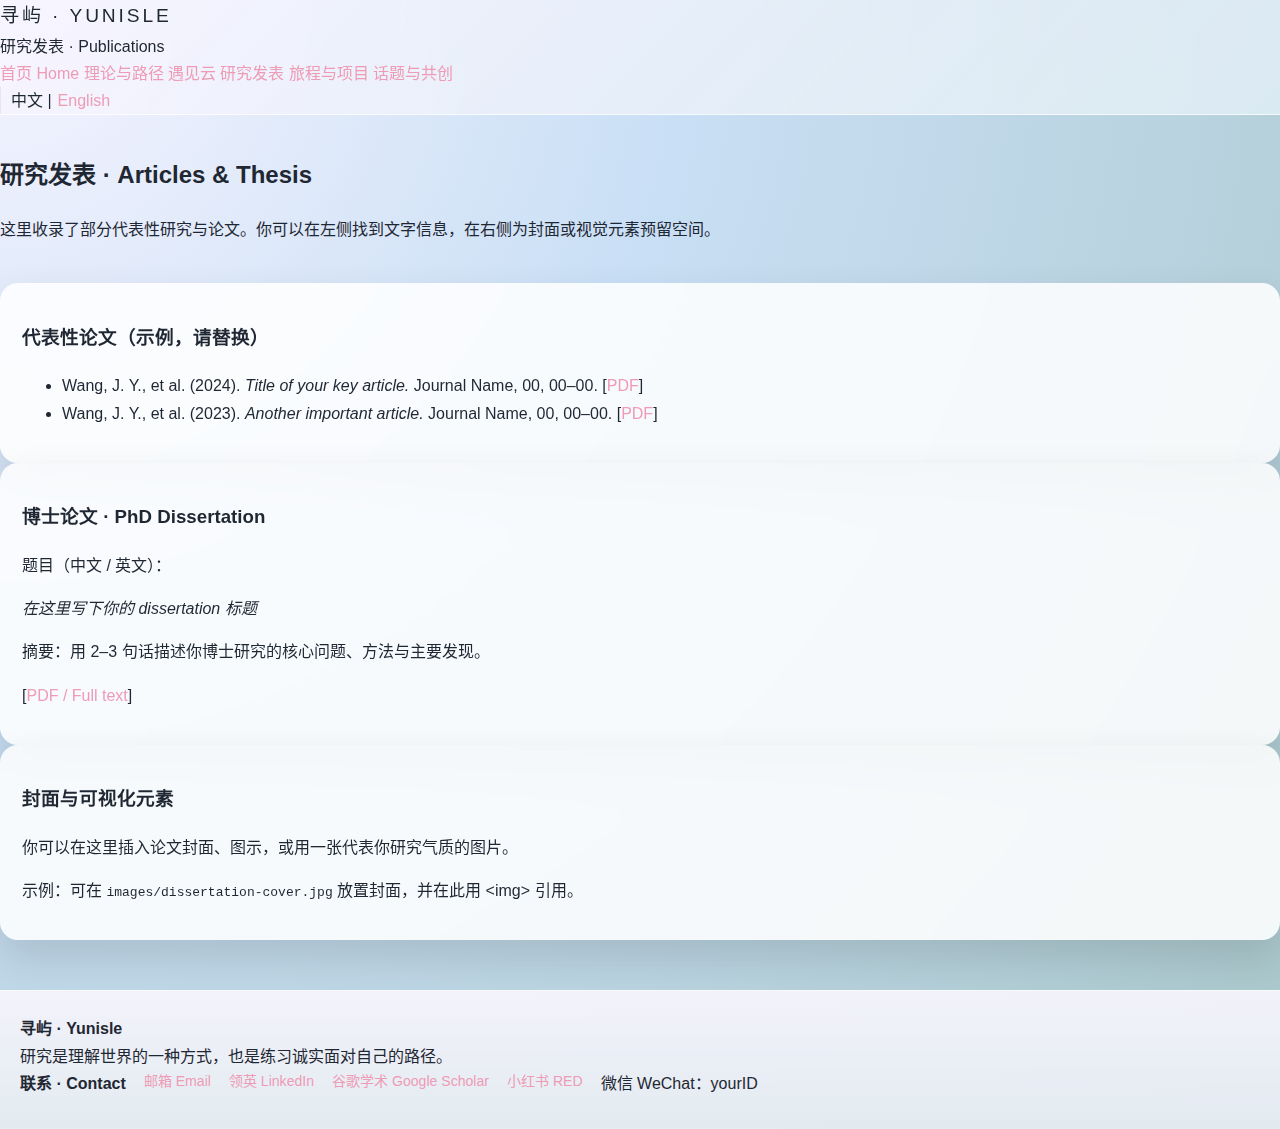
<file: publications.html>
<!doctype html>
<html lang="zh-CN">
<head>
  <meta charset="utf-8" />
  <title>寻屿 · 研究发表 Publications</title>
  <meta name="viewport" content="width=device-width, initial-scale=1" />
  <link rel="stylesheet" href="style.css" />
</head>
<body>
<div class="starry"></div>
<div class="page-wrap">
  <header class="site-header">
    <div class="brand-block">
      <div class="brand-title">寻屿 · Yunisle</div>
      <div class="brand-sub">研究发表 · Publications</div>
    </div>
    <nav class="main-nav">
      <a href="index.html">首页 Home</a>
      <a href="theory.html">理论与路径</a>
      <a href="meet-yun.html">遇见云</a>
      <a href="publications.html" class="active">研究发表</a>
      <a href="projects.html">旅程与项目</a>
      <a href="topics.html">话题与共创</a>
    </nav>
    <div class="lang-switch">
      中文 | <a href="en/publications.html">English</a>
    </div>
  </header>

  <main>
    <section class="section">
      <div class="content-block">
        <h2>研究发表 · Articles & Thesis</h2>
        <p>
          这里收录了部分代表性研究与论文。你可以在左侧找到文字信息，在右侧为封面或视觉元素预留空间。
        </p>
      </div>
    </section>

    <section class="section">
      <div class="card-grid">
        <article class="card">
          <h3>代表性论文（示例，请替换）</h3>
          <ul class="item-list">
            <li>
              Wang, J. Y., et al. (2024). <em>Title of your key article.</em> Journal Name, 00, 00–00.
              [<a href="#" target="_blank">PDF</a>]
            </li>
            <li>
              Wang, J. Y., et al. (2023). <em>Another important article.</em> Journal Name, 00, 00–00.
              [<a href="#" target="_blank">PDF</a>]
            </li>
          </ul>
        </article>

        <article class="card">
          <h3>博士论文 · PhD Dissertation</h3>
          <p>题目（中文 / 英文）：</p>
          <p><em>在这里写下你的 dissertation 标题</em></p>
          <p>
            摘要：用 2–3 句话描述你博士研究的核心问题、方法与主要发现。
          </p>
          <p>
            [<a href="#" target="_blank">PDF / Full text</a>]
          </p>
        </article>

        <article class="card">
          <h3>封面与可视化元素</h3>
          <p>你可以在这里插入论文封面、图示，或用一张代表你研究气质的图片。</p>
          <p class="note">示例：可在 <code>images/dissertation-cover.jpg</code> 放置封面，并在此用 &lt;img&gt; 引用。</p>
        </article>
      </div>
    </section>
  </main>

  <footer class="site-footer">
    <div class="footer-grid">
      <div>
        <strong>寻屿 · Yunisle</strong><br>
        研究是理解世界的一种方式，也是练习诚实面对自己的路径。
      </div>
      <div class="footer-links">
        <div><strong>联系 · Contact</strong></div>
        <a href="mailto:your.email@example.com">邮箱 Email</a>
        <a href="#" target="_blank">领英 LinkedIn</a>
        <a href="#" target="_blank">谷歌学术 Google Scholar</a>
        <a href="#" target="_blank">小红书 RED</a>
        <span>微信 WeChat：yourID</span>
      </div>
    </div>
  </footer>
</div>
</body>
</html>
</file>
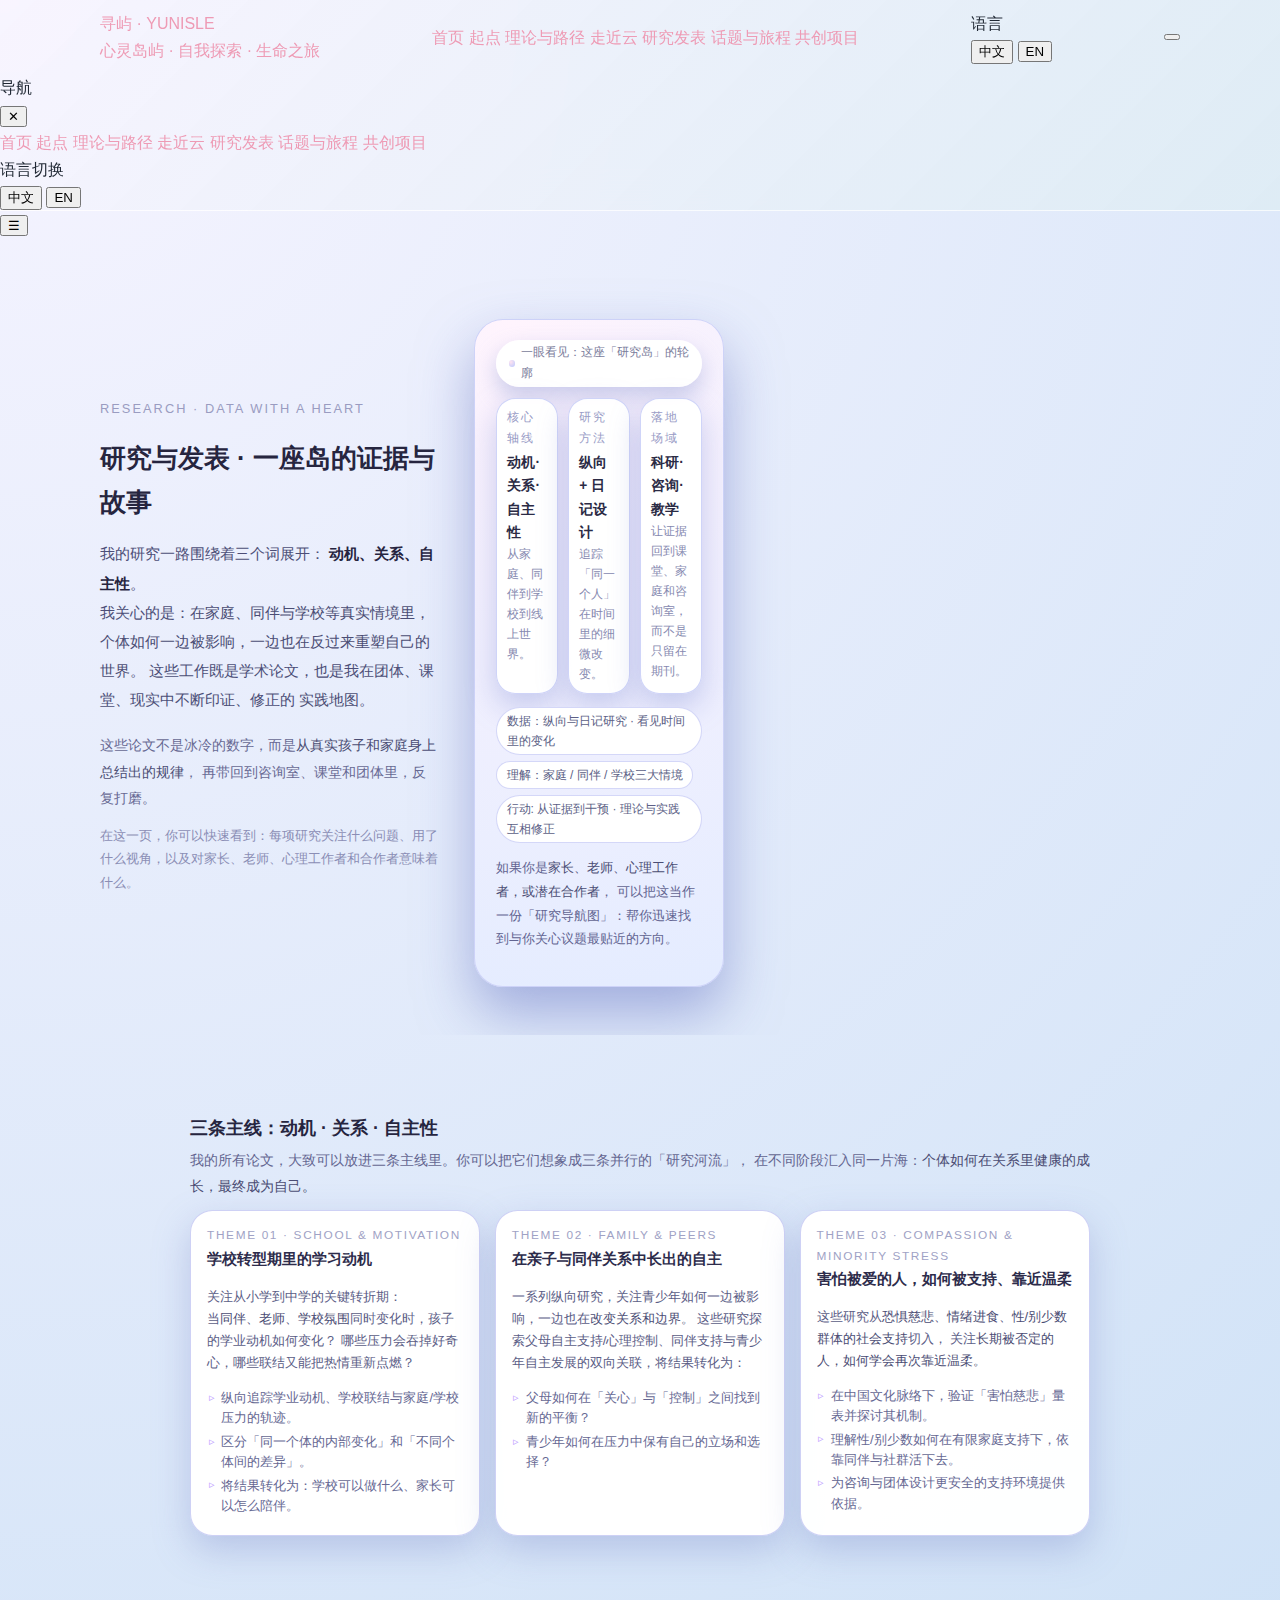
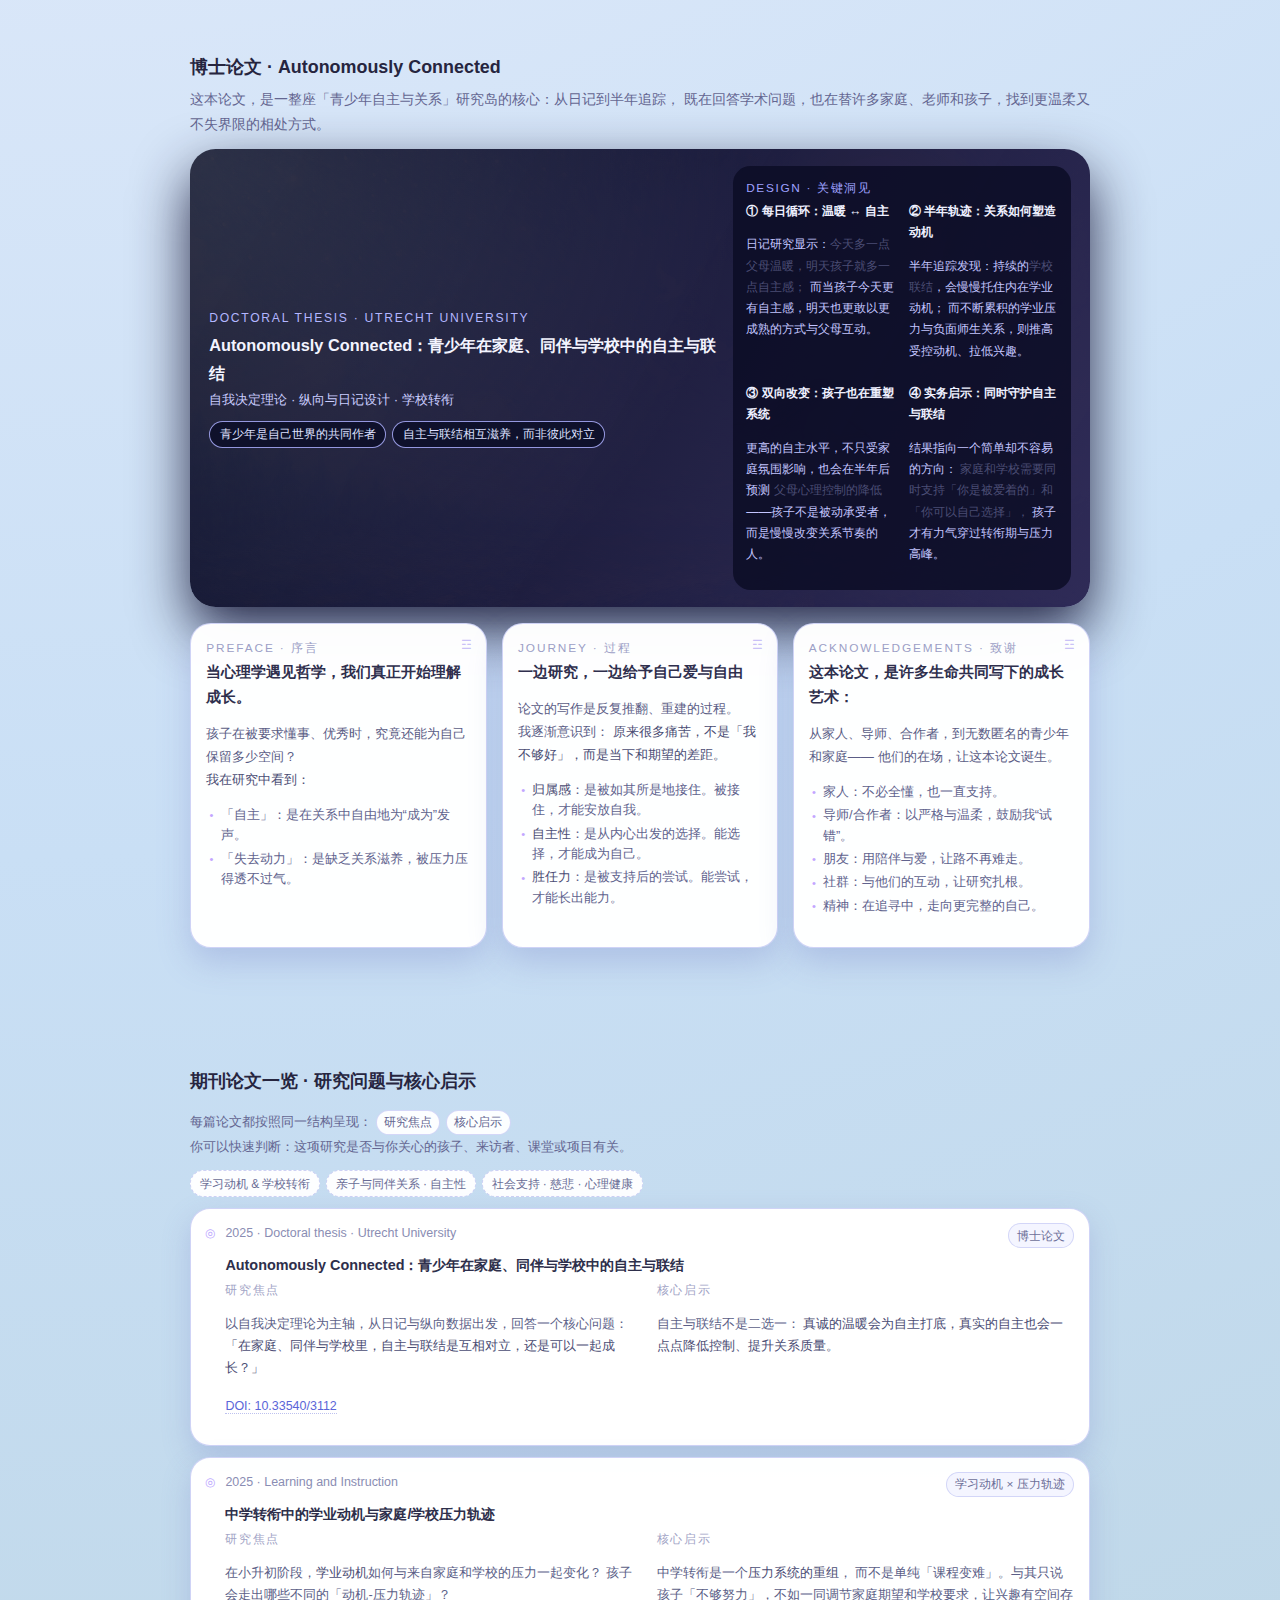
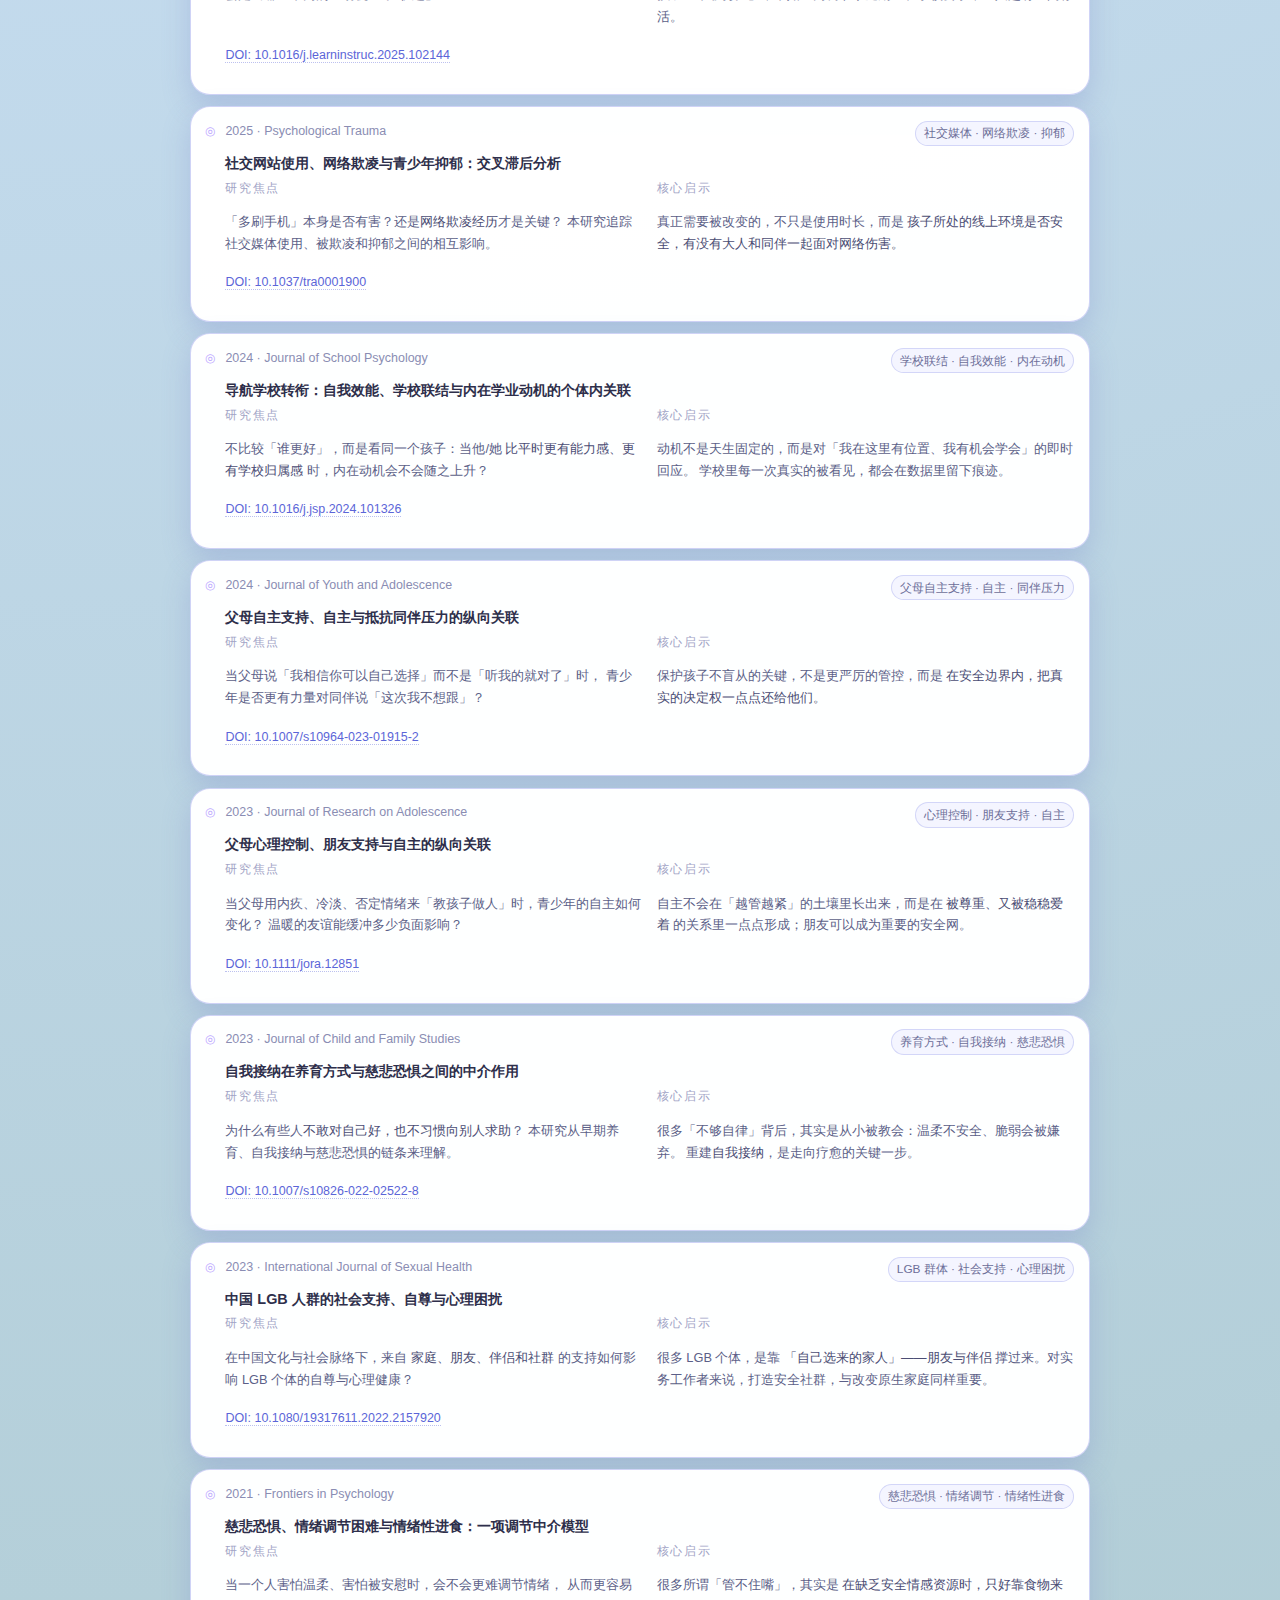
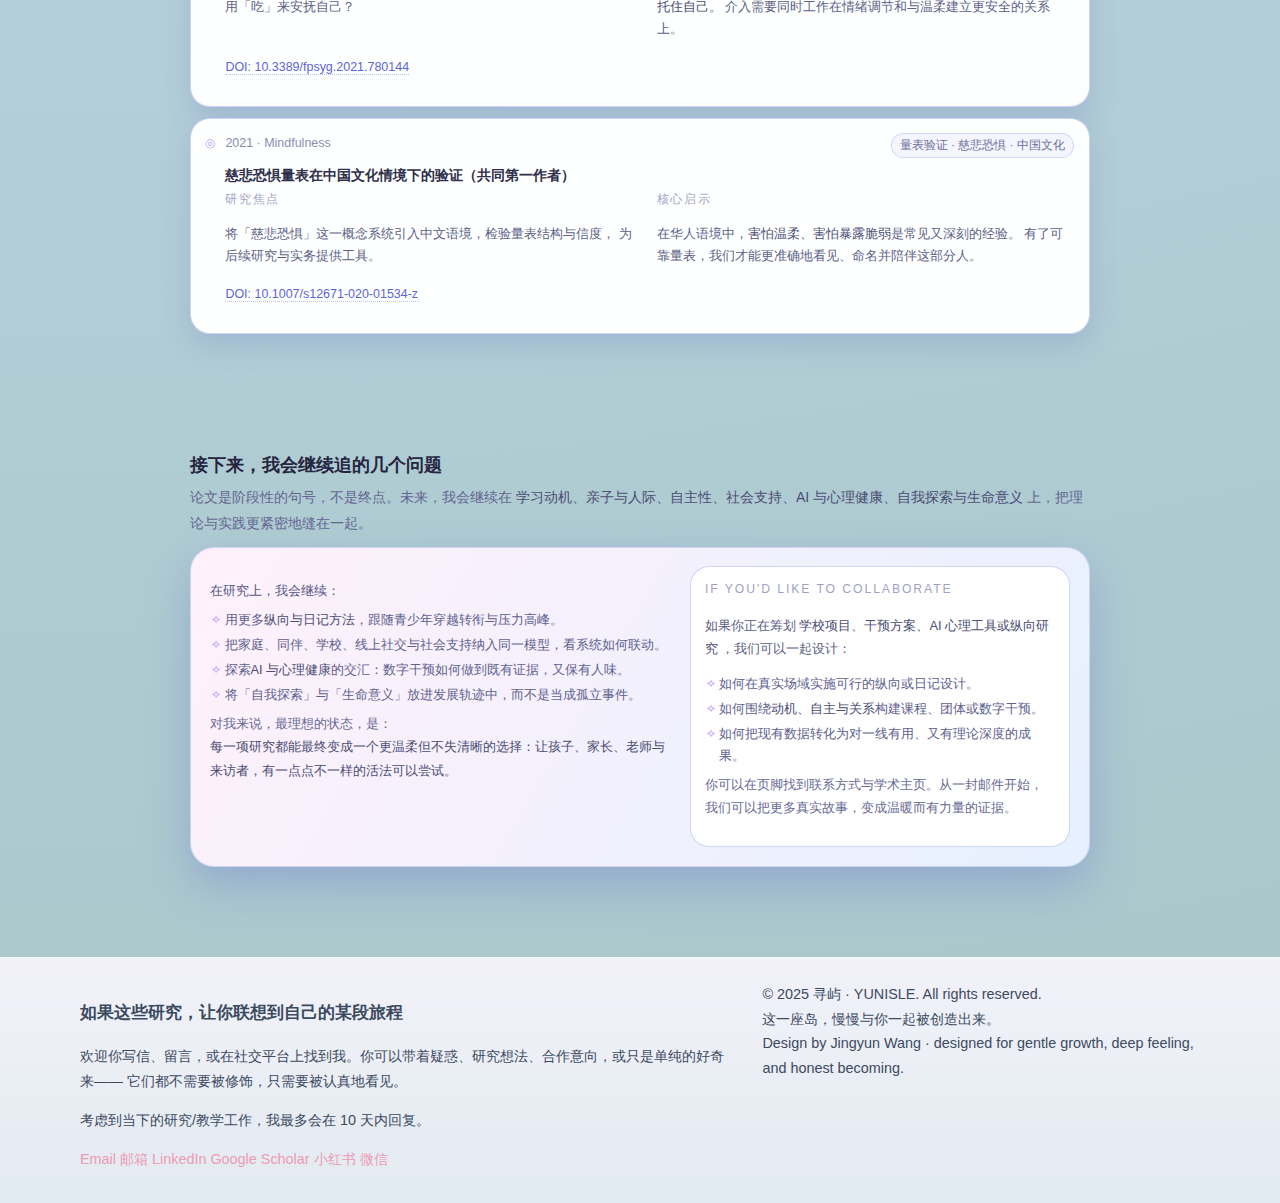
<file: research.html>
<!DOCTYPE html>
<html lang="zh-CN" data-lang="zh">
<head>
  <meta charset="UTF-8" />
  <meta name="viewport" content="width=device-width, initial-scale=1.0" />

  <link rel="icon" href="/favicon.ico" />

  <title>研究发表 Research｜自主性 · 动机 · 关系｜博士论文与期刊论文｜Jingyun Wang</title>

  <meta
    name="description"
    content="Jingyun Wang的研究发表与博士论文页面：聚焦青少年自主性、学习动机、人际关系与社会支持，采用纵向追踪与日记/密集纵向研究方法，
    连接自我决定理论（SDT）与真实教育与家庭情境；包含博士论文关键洞见、期刊论文方向/方法/主要发现与洞见。"
  />

  <meta
    name="keywords"
    content="Jingyun Wang, 王景云, Research, 研究发表, 博士论文, Autonomously Connected, 自主性, 学习动机, 人际关系, 社会支持, 青少年发展, 
    自我决定理论, SDT, 纵向研究, 日记法, 密集纵向研究, ILD, school transition, autonomy, motivation, relatedness, longitudinal, adolescents，daily diary"
  />

  <!-- Canonical: 本页权威地址 -->
  <link rel="canonical" href="https://jingyunwang.github.io/research.html" />

  <!-- 双语提示（同页中英切换：两条都指向同一URL是可接受的） -->
  <link rel="alternate" hreflang="zh-CN" href="https://jingyunwang.github.io/research.html" />
  <link rel="alternate" hreflang="en" href="https://jingyunwang.github.io/research.html" />

  <!-- Open Graph（社交平台预览） -->
  <meta property="og:type" content="website" />
  <meta property="og:site_name" content="寻屿 Yunisle" />
  <meta property="og:url" content="https://jingyunwang.github.io/research.html" />
  <meta property="og:title" content="研究发表 Research｜博士论文与期刊论文｜Jingyun Wang" />
  <meta
    property="og:description"
    content="聚焦自主性、动机与关系的纵向与日记研究：博士论文关键洞见、期刊论文方向/方法/发现与洞见。"
  />
  <!-- 可选：若你已有社交封面图，请把路径换成真实文件，例如 /img/og-cover.jpg -->
  <meta property="og:image" content="https://jingyunwang.github.io/images/cover.png" />

  <!-- Twitter Card（可选） -->
  <meta name="twitter:card" content="summary_large_image" />
  <meta name="twitter:title" content="Research｜Jingyun Wang" />
  <meta
    name="twitter:description"
    content="Longitudinal & diary research on autonomy, motivation, and relationships across family, peers, and school."
  />
  <meta name="twitter:image" content="https://jingyunwang.github.io/images/cover.pn" />

  <!-- 字体（保持你原有视觉系统） -->
  <link rel="preconnect" href="https://fonts.gstatic.com" crossorigin />
  <link
    href="https://fonts.googleapis.com/css2?family=Playfair+Display:wght@500;600&family=Inter:wght@300;400;500;600&display=swap"
    rel="stylesheet"
  />

  <!-- 全站样式与脚本 -->
  <link rel="stylesheet" href="style.css" />
  <script src="script.js" defer></script>
</head>

    <!-- research.html 局部样式（在全站基础上做轻量增强） -->
    <style>
      .hero-inner {
        padding-top: 5rem;
        padding-bottom: 3rem;
      }

      .hero-grid {
        display: grid;
        grid-template-columns: minmax(0, 1.9fr) minmax(0, 1.4fr);
        gap: 2.2rem;
        align-items: center;
      }

      @media (max-width: 960px) {
        .hero-grid {
          grid-template-columns: minmax(0, 1fr);
        }
      }

      .hero-kicker {
        font-size: 0.8rem;
        letter-spacing: 0.16em;
        text-transform: uppercase;
        color: #9a9cc1;
        margin-bottom: 0.3rem;
      }

      .hero-title {
        font-size: 1.6rem;
        font-weight: 600;
        margin-bottom: 0.4rem;
        color: #26253f;
      }

      .hero-subtitle {
        font-size: 0.96rem;
        line-height: 1.9;
        color: #4c4e77;
        margin-bottom: 0.35rem;
      }

      .hero-tagline {
        font-size: 0.88rem;
        line-height: 1.85;
        color: #676993;
        margin-bottom: 0.2rem;
      }

      .hero-note {
        font-size: 0.82rem;
        color: #8b8eb5;
        line-height: 1.8;
      }

      .emphasis {
        font-weight: 600;
        color: #26243f;
      }

      .emphasis-soft {
        font-weight: 500;
        color: #4b4d74;
      }

      /* 右侧研究快照卡片 */
      .hero-research-card {
        border-radius: 1.8rem;
        padding: 1.25rem 1.3rem 1.4rem;
        background: radial-gradient(circle at 15% 0%, #fff4fd, #e4ecff);
        border: 1px solid rgba(203, 209, 248, 0.95);
        box-shadow: 0 26px 55px rgba(118, 131, 201, 0.6);
      }

      .pill-label {
        display: inline-flex;
        align-items: center;
        gap: 0.35rem;
        padding: 0.16rem 0.8rem;
        border-radius: 999px;
        background: rgba(255, 255, 255, 0.96);
        box-shadow: 0 10px 22px rgba(143, 156, 212, 0.45);
        font-size: 0.78rem;
        color: #7a7c9b;
        margin-bottom: 0.7rem;
      }

      .pill-dot {
        width: 7px;
        height: 7px;
        border-radius: 999px;
        background: radial-gradient(circle at 30% 30%, #ffe3f0, #bac9ff);
      }

      .hero-research-metrics {
        display: grid;
        grid-template-columns: repeat(3, minmax(0, 1fr));
        gap: 0.6rem;
        margin-bottom: 0.8rem;
      }

      @media (max-width: 640px) {
        .hero-research-metrics {
          grid-template-columns: repeat(3, minmax(0, 1fr));
        }
      }

      .metric-pill {
        border-radius: 1.2rem;
        background: rgba(255, 255, 255, 0.96);
        border: 1px solid rgba(205, 210, 248, 0.96);
        padding: 0.5rem 0.65rem;
        text-align: left;
        box-shadow: 0 12px 30px rgba(124, 137, 210, 0.38);
      }

      .metric-title {
        font-size: 0.78rem;
        text-transform: uppercase;
        letter-spacing: 0.14em;
        color: #999cc6;
        margin-bottom: 0.08rem;
      }

      .metric-main {
        font-size: 0.86rem;
        font-weight: 600;
        color: #2b2b45;
        margin-bottom: 0.05rem;
      }

      .metric-sub {
        font-size: 0.78rem;
        color: #8689b0;
        line-height: 1.6;
      }

      /* 小逻辑流 · Data → Insight → Practice */
      .hero-research-tags {
        display: flex;
        flex-wrap: wrap;
        gap: 0.35rem;
        margin-bottom: 0.7rem;
      }

      .hero-tag-pill {
        font-size: 0.75rem;
        padding: 0.18rem 0.6rem;
        border-radius: 999px;
        background: rgba(255, 255, 255, 0.98);
        border: 1px solid rgba(210, 213, 248, 0.96);
        color: #5c5f86;
      }

      .hero-research-text {
        font-size: 0.83rem;
        color: #626491;
        line-height: 1.8;
      }

      .hero-research-text {
        font-size: 0.82rem;
        color: #626491;
        line-height: 1.8;
      }

      /* section 通用 */
      .section {
        padding-top: 2.1rem;
        padding-bottom: 2.3rem;
      }

      .section-narrow {
        max-width: 900px;
        margin-inline: auto;
      }

      .section-title {
        font-size: 1.12rem;
        font-weight: 600;
        color: #26253f;
        margin-bottom: 0.3rem;
      }

      .section-subtitle {
        font-size: 0.88rem;
        color: #646691;
        line-height: 1.8;
        margin-bottom: 0.7rem;
      }

      /* 三条主线 · 小矩形卡片 */
      .theme-grid {
        display: grid;
        grid-template-columns: repeat(3, minmax(0, 1fr));
        gap: 0.9rem;
        margin-top: 0.5rem;
      }

      @media (max-width: 1024px) {
        .theme-grid {
          grid-template-columns: repeat(2, minmax(0, 1fr));
        }
      }

      @media (max-width: 720px) {
        .theme-grid {
          grid-template-columns: minmax(0, 1fr);
        }
      }

      .theme-card {
        border-radius: 1.4rem;
        background: rgba(255, 255, 255, 0.98);
        border: 1px solid rgba(204, 207, 245, 0.96);
        box-shadow: 0 14px 36px rgba(118, 132, 199, 0.35);
        padding: 0.9rem 1rem 0.95rem;
      }

      .theme-kicker {
        font-size: 0.74rem;
        letter-spacing: 0.14em;
        text-transform: uppercase;
        color: #a0a2c5;
        margin-bottom: 0.1rem;
      }

      .theme-title {
        font-size: 0.93rem;
        font-weight: 600;
        color: #2d2c4b;
        margin-bottom: 0.18rem;
      }

      .theme-text {
        font-size: 0.82rem;
        color: #5b5d86;
        line-height: 1.7;
      }

      .theme-list {
        list-style: none;
        padding-left: 0;
        margin: 0.25rem 0 0;
      }

      .theme-list li {
        position: relative;
        padding-left: 0.9rem;
        font-size: 0.8rem;
        color: #666893;
        margin-bottom: 0.18rem;
        line-height: 1.6;
      }

      .theme-list li::before {
        content: "▹";
        position: absolute;
        left: 0.1rem;
        top: 0.06rem;
        font-size: 0.7rem;
        color: #c1a2ff;
      }

      /* 博士论文区域 */
      .thesis-section {
        padding-top: 2.2rem;
        padding-bottom: 2.4rem;
      }

      .thesis-cover-strip {
        position: relative;
        border-radius: 1.6rem;
        padding: 1.1rem 1.2rem;
        display: grid;
        grid-template-columns: minmax(0, 2.1fr) minmax(0, 1.4fr);
        gap: 1rem;
        align-items: center;
        overflow: hidden;
        background:
          linear-gradient(120deg, rgba(7, 10, 35, 0.96), rgba(46, 41, 86, 0.98)),
          url("images/cover.png") center/cover no-repeat;
        box-shadow: 0 24px 55px rgba(20, 20, 52, 0.9);
      }
      /* ↑ 将 assets/thesis-cover.jpg 替换为你的论文封面路径 */

      @media (max-width: 900px) {
        .thesis-cover-strip {
          grid-template-columns: minmax(0, 1fr);
        }
      }

      .thesis-cover-strip::before {
        content: "";
        position: absolute;
        inset: 0;
        background: radial-gradient(circle at 0% 0%, rgba(255, 255, 255, 0.2), transparent 55%);
        opacity: 0.7;
      }

      .thesis-cover-content,
      .thesis-meta-box {
        position: relative;
        z-index: 1;
      }

      .thesis-mark {
        font-size: 0.76rem;
        letter-spacing: 0.14em;
        text-transform: uppercase;
        color: #b3b6ff;
        margin-bottom: 0.2rem;
      }

      .thesis-title-main {
        font-size: 1.02rem;
        font-weight: 600;
        color: #f3f4ff;
        margin-bottom: 0.1rem;
      }

      .thesis-title-sub {
        font-size: 0.84rem;
        color: #cacdff;
        margin-bottom: 0.55rem;
      }

      .thesis-badges {
        display: flex;
        flex-wrap: wrap;
        gap: 0.35rem;
      }

      .thesis-badge {
        font-size: 0.74rem;
        padding: 0.16rem 0.6rem;
        border-radius: 999px;
        background: rgba(12, 14, 40, 0.85);
        border: 1px solid rgba(173, 176, 255, 0.85);
        color: #dde0ff;
      }

      .thesis-meta-box {
        border-radius: 1.1rem;
        background: rgba(10, 11, 35, 0.8);
        padding: 0.75rem 0.85rem;
        font-size: 0.8rem;
        line-height: 1.7;
        color: #d6d7ff;
      }

      .thesis-meta-label {
        font-size: 0.74rem;
        text-transform: uppercase;
        letter-spacing: 0.14em;
        color: #9ea1ff;
        margin-bottom: 0.15rem;
      }

      .thesis-meta-grid {
        display: grid;
        grid-template-columns: minmax(0, 1.1fr) minmax(0, 1.1fr);
        gap: 0.55rem 0.9rem;
      }

      @media (max-width: 640px) {
        .thesis-meta-grid {
          grid-template-columns: minmax(0, 1fr);
        }
      }

      .thesis-meta-item-title {
        font-size: 0.78rem;
        font-weight: 600;
        color: #eef0ff;
        margin-bottom: 0.06rem;
      }

      .thesis-meta-item-text {
        font-size: 0.78rem;
        color: #c3c5ff;
      }

      /* 序言 / 过程 / 致谢 气泡卡 */
      .thesis-grid {
        display: grid;
        grid-template-columns: minmax(0, 1.4fr) minmax(0, 1.3fr) minmax(0, 1.4fr);
        gap: 0.9rem;
        margin-top: 1rem;
      }

      @media (max-width: 1024px) {
        .thesis-grid {
          grid-template-columns: repeat(2, minmax(0, 1fr));
        }
      }

      @media (max-width: 720px) {
        .thesis-grid {
          grid-template-columns: minmax(0, 1fr);
        }
      }

      .thesis-card {
        position: relative;
        border-radius: 1.3rem;
        background: rgba(255, 255, 255, 0.98);
        border: 1px solid rgba(205, 209, 246, 0.96);
        box-shadow: 0 14px 32px rgba(118, 131, 199, 0.32);
        padding: 0.85rem 0.95rem 0.95rem;
      }

      .thesis-card::before {
        content: "☲";
        position: absolute;
        right: 0.9rem;
        top: 0.65rem;
        font-size: 0.78rem;
        color: rgba(179, 167, 244, 0.7);
      }

      .thesis-card-label {
        font-size: 0.74rem;
        letter-spacing: 0.16em;
        text-transform: uppercase;
        color: #9c9fc6;
        margin-bottom: 0.1rem;
      }

      .thesis-card-title {
        font-size: 0.92rem;
        font-weight: 600;
        color: #2f2f4d;
        margin-bottom: 0.18rem;
      }

      .thesis-card-text {
        font-size: 0.82rem;
        color: #5b5d86;
        line-height: 1.75;
      }

      .thesis-card-list {
        list-style: none;
        padding-left: 0;
        margin-top: 0.25rem;
      }

      .thesis-card-list li {
        position: relative;
        padding-left: 0.9rem;
        font-size: 0.8rem;
        color: #61638e;
        margin-bottom: 0.18rem;
        line-height: 1.6;
      }

      .thesis-card-list li::before {
        content: "•";
        position: absolute;
        left: 0.2rem;
        top: 0.16rem;
        font-size: 0.7rem;
        color: #c3a6ff;
      }

      /* 期刊论文一览 */
      .pub-section {
        padding-top: 2.2rem;
        padding-bottom: 2.4rem;
      }

      .pub-intro {
        font-size: 0.84rem;
        color: #646691;
        line-height: 1.8;
        margin-bottom: 0.7rem;
      }

      .pub-filter-row {
        display: flex;
        flex-wrap: wrap;
        gap: 0.35rem;
        margin-bottom: 0.7rem;
      }

      .pub-filter-pill {
        font-size: 0.75rem;
        padding: 0.14rem 0.55rem;
        border-radius: 999px;
        border: 1px dashed rgba(204, 207, 245, 0.95);
        color: #6a6d96;
        background: rgba(255, 255, 255, 0.96);
      }

      .pub-grid {
        display: grid;
        grid-template-columns: minmax(0, 1fr);
        gap: 0.7rem;
      }

      .pub-card {
        position: relative;
        border-radius: 1.25rem;
        background: rgba(255, 255, 255, 0.99);
        border: 1px solid rgba(205, 209, 246, 0.96);
        box-shadow: 0 11px 28px rgba(118, 131, 199, 0.3);
        padding: 0.85rem 0.95rem 0.95rem;
      }

      .pub-card::before {
        content: "◎";
        position: absolute;
        left: 0.9rem;
        top: 0.85rem;
        font-size: 0.78rem;
        color: #bca7ff;
      }

      .pub-header {
        display: flex;
        flex-wrap: wrap;
        justify-content: space-between;
        gap: 0.4rem;
        margin-bottom: 0.3rem;
        padding-left: 1.2rem;
      }

      .pub-year-journal {
        font-size: 0.78rem;
        color: #8a8db3;
      }

      .pub-tag {
        font-size: 0.74rem;
        padding: 0.1rem 0.5rem;
        border-radius: 999px;
        background: rgba(244, 245, 255, 0.98);
        border: 1px solid rgba(210, 213, 248, 0.98);
        color: #6d6f99;
      }

      .pub-title,
      .pub-title-en {
        padding-left: 1.2rem;
      }

      .pub-title {
        font-size: 0.9rem;
        font-weight: 600;
        color: #2e2f4b;
        margin-bottom: 0.08rem;
      }

      .pub-title-en {
        font-size: 0.8rem;
        color: #5e6190;
        line-height: 1.6;
        margin-bottom: 0.28rem;
      }

      .pub-fields {
        display: grid;
        grid-template-columns: minmax(0, 1.1fr) minmax(0, 1.1fr);
        column-gap: 0.9rem;
        row-gap: 0.25rem;
        padding-left: 1.2rem;
      }

      @media (max-width: 720px) {
        .pub-fields {
          grid-template-columns: minmax(0, 1fr);
        }
      }

      .pub-field {
        font-size: 0.8rem;
        color: #5c5f88;
        line-height: 1.7;
      }

      .pub-field-label {
        display: inline-block;
        font-size: 0.74rem;
        text-transform: uppercase;
        letter-spacing: 0.14em;
        color: #a2a4c6;
        margin-bottom: 0.04rem;
      }

      .pub-link {
        margin-top: 0.3rem;
        padding-left: 1.2rem;
        font-size: 0.78rem;
      }

      .pub-link a {
        color: #5b65d8;
        text-decoration: none;
        border-bottom: 1px dotted rgba(91, 101, 216, 0.4);
      }

      .pub-link a:hover {
        border-bottom-style: solid;
      }

      /* 未来方向 */
      .future-section {
        padding-top: 2.1rem;
        padding-bottom: 2.5rem;
      }

      .future-layout {
        border-radius: 1.5rem;
        background: linear-gradient(120deg, #fff1fb, #e6f0ff);
        box-shadow: 0 18px 44px rgba(120, 133, 205, 0.46);
        border: 1px solid rgba(204, 209, 248, 0.96);
        padding: 1.1rem 1.2rem 1.2rem;
        display: grid;
        grid-template-columns: minmax(0, 1.7fr) minmax(0, 1.4fr);
        gap: 1.1rem;
      }

      @media (max-width: 960px) {
        .future-layout {
          grid-template-columns: minmax(0, 1fr);
        }
      }

      .future-main-text {
        font-size: 0.84rem;
        color: #555884;
        line-height: 1.8;
        margin-bottom: 0.35rem;
      }

      .future-list {
        list-style: none;
        padding-left: 0;
        margin: 0.15rem 0 0;
      }

      .future-list li {
        position: relative;
        padding-left: 0.9rem;
        font-size: 0.8rem;
        color: #5e618f;
        margin-bottom: 0.2rem;
        line-height: 1.7;
      }

      .future-list li::before {
        content: "⟡";
        position: absolute;
        left: 0.1rem;
        top: 0.06rem;
        font-size: 0.72rem;
        color: #c29fff;
      }

      .future-note {
        font-size: 0.82rem;
        color: #676995;
        margin-top: 0.4rem;
        line-height: 1.8;
      }

      .future-side-box {
        border-radius: 1.2rem;
        background: rgba(255, 255, 255, 0.97);
        border: 1px solid rgba(207, 211, 249, 0.96);
        padding: 0.8rem 0.9rem;
        font-size: 0.8rem;
        color: #5b5d86;
        line-height: 1.8;
      }

      .future-side-label {
        font-size: 0.76rem;
        letter-spacing: 0.16em;
        text-transform: uppercase;
        color: #9fa1c6;
        margin-bottom: 0.18rem;
      }

      /* 小提示泡泡 */
      .inline-bubble {
        display: inline-block;
        padding: 0.02rem 0.45rem;
        border-radius: 999px;
        background: rgba(255, 255, 255, 0.95);
        border: 1px solid rgba(210, 213, 248, 0.96);
        font-size: 0.76rem;
        margin-right: 0.15rem;
      }
    </style>
  </head>

  <body>
    <div class="page-aura"></div>
    <div class="page-wrapper">
      <!-- 顶部导航 -->
      <header class="site-header">
        <div class="container site-header-inner">
          <a href="index.html" class="brand">
            <div class="brand-mark">
              <div class="brand-initial"></div>
            </div>
            <div>
              <div class="brand-text-main">寻屿 · YUNISLE</div>
              <div class="brand-text-sub lang-zh">
                心灵岛屿 · 自我探索 · 生命之旅
              </div>
              <div class="brand-text-sub lang-en">
                Inner isles of becoming
              </div>
            </div>
          </a>

           <nav class="site-nav" aria-label="Primary">
      <a class="active" href="index.html">
        <span class="nav-label-cn lang-zh">首页</span>
        <span class="nav-label-en lang-en">Home</span>
      </a>
      <a href="start.html">
        <span class="nav-label-cn lang-zh">起点</span>
        <span class="nav-label-en lang-en">Start</span>
      </a>
      <a href="theory.html">
        <span class="nav-label-cn lang-zh">理论与路径</span>
        <span class="nav-label-en lang-en">Theory & Pathways</span>
      </a>
      <a href="meet-yun.html">
        <span class="nav-label-cn lang-zh">走近云</span>
        <span class="nav-label-en lang-en">Meet Yun</span>
      </a>
      <a href="research.html">
        <span class="nav-label-cn lang-zh">研究发表</span>
        <span class="nav-label-en lang-en">Research</span>
      </a>
      <a href="topics.html">
        <span class="nav-label-cn lang-zh">话题与旅程</span>
        <span class="nav-label-en lang-en">Topics</span>
      </a>
      <a href="projects.html">
        <span class="nav-label-cn lang-zh">共创项目</span>
        <span class="nav-label-en lang-en">Projects</span>
      </a>
    </nav>

    <div class="lang-toggle">
      <span class="lang-toggle-label lang-zh">语言</span>
      <span class="lang-toggle-label lang-en">Language</span>
      <div class="lang-toggle-buttons">
        <button id="lang-zh" class="lang-btn">中文</button>
        <button id="lang-en" class="lang-btn">EN</button>
      </div>
    </div>

    <button class="nav-toggle" type="button" aria-label="Open menu"
            aria-controls="mobile-drawer" aria-expanded="false">
      <span class="nav-toggle-line"></span>
      <span class="nav-toggle-line"></span>
      <span class="nav-toggle-line"></span>
    </button>
  </div>

  <div class="nav-scrim" data-nav-close></div>

  <aside id="mobile-drawer" class="nav-drawer" aria-label="Mobile menu">
    <div class="nav-drawer-head">
      <div class="nav-drawer-title">
        <span class="lang-zh">导航</span>
        <span class="lang-en">Menu</span>
      </div>
      <button class="nav-close" type="button" aria-label="Close menu" data-nav-close>✕</button>
    </div>

    <div class="nav-drawer-links">
      <a href="index.html"><span class="lang-zh">首页</span><span class="lang-en">Home</span></a>
      <a href="start.html"><span class="lang-zh">起点</span><span class="lang-en">Start</span></a>
      <a href="theory.html"><span class="lang-zh">理论与路径</span><span class="lang-en">Theory</span></a>
      <a href="meet-yun.html"><span class="lang-zh">走近云</span><span class="lang-en">Meet Yun</span></a>
      <a href="research.html"><span class="lang-zh">研究发表</span><span class="lang-en">Research</span></a>
      <a href="topics.html"><span class="lang-zh">话题与旅程</span><span class="lang-en">Topics</span></a>
      <a href="projects.html"><span class="lang-zh">共创项目</span><span class="lang-en">Projects</span></a>
    </div>

    <div class="nav-drawer-lang">
      <div class="nav-drawer-mini">
        <span class="lang-zh">语言切换</span>
        <span class="lang-en">Language</span>
      </div>
      <div class="lang-toggle-buttons">
        <button id="lang-zh-m" class="lang-btn" data-lang="zh">中文</button>
        <button id="lang-en-m" class="lang-btn" data-lang="en">EN</button>
      </div>
    </div>
  </aside>
</header>

<button class="nav-fab" type="button" aria-label="Open navigation"
        aria-controls="mobile-drawer" aria-expanded="false">☰</button>


      <main>
        <!-- HERO -->
        <section class="hero hero-inner">
          <div class="container hero-grid">
            <div>
              <div class="hero-kicker">
                <span class="lang-zh">RESEARCH · DATA WITH A HEART</span>
                <span class="lang-en">RESEARCH · DATA WITH A HEART</span>
              </div>
              <h1 class="hero-title">
                <span class="lang-zh">研究与发表 · 一座岛的证据与故事</span>
                <span class="lang-en">Research & Publications · Evidence that echoes lives</span>
              </h1>

              <p class="hero-subtitle lang-zh">
                我的研究一路围绕着三个词展开：
                <span class="emphasis">动机、关系、自主性</span>。<br />
                我关心的是：<span class="emphasis-soft">在家庭、同伴与学校等真实情境里，个体如何一边被影响，一边也在反过来重塑自己的世界</span>。
                这些工作既是学术论文，也是我在团体、课堂、现实中不断印证、修正的
                <span class="emphasis-soft">实践地图</span>。
              </p>
              <p class="hero-subtitle lang-en">
                My work circles three words:
                <span class="emphasis">motivation, relationships, autonomy</span>.<br />
                I study how individuals are shaped by family, peers, and school –
                and how they, in turn, reshape these worlds. Each paper is both
                a piece of scholarship and a
                <span class="emphasis-soft">practical map</span> I return to in groups, classrooms, and reality.
              </p>
            
              <p class="hero-tagline lang-zh">
                这些论文不是冰冷的数字，而是<span class="emphasis-soft">从真实孩子和家庭身上总结出的规律</span>，
                再带回到咨询室、课堂和团体里，反复打磨。
              </p>
              <p class="hero-tagline lang-en">
                These papers are not just numbers. They are patterns distilled
                from real families and students, brought back into therapy rooms,
                classrooms, and groups, then refined again.
              </p>

              <p class="hero-note lang-zh">
                在这一页，你可以快速看到：每项研究关注什么问题、用了什么视角，以及对家长、老师、心理工作者和合作者意味着什么。
              </p>
              <p class="hero-note lang-en">
                On this page, you’ll quickly see what each study asks, how it
                looks at the question, and what it offers for parents, educators,
                practitioners, and collaborators.
              </p>
            </div>

            <div class="hero-research-card">
              <div class="pill-label">
                <span class="pill-dot"></span>
                <span class="lang-zh">一眼看见：这座「研究岛」的轮廓</span>
                <span class="lang-en">At a glance: the shape of this research isle</span>
              </div>

              <div class="hero-research-metrics">
                <div class="metric-pill">
                  <div class="metric-title">
                    <span class="lang-zh">核心轴线</span>
                    <span class="lang-en">Core axes</span>
                  </div>
                  <div class="metric-main lang-zh">动机·关系·自主性</div>
                  <div class="metric-main lang-en">Motivation·<br />Relationships·<br />Autonomy</div>
                  <div class="metric-sub lang-zh">
                    从家庭、同伴到学校到线上世界。
                  </div>
                  <div class="metric-sub lang-en">
                    Spanning home, peers, school, and online worlds.
                  </div>
                </div>
                <div class="metric-pill">
                  <div class="metric-title">
                    <span class="lang-zh">研究方法</span>
                    <span class="lang-en">Methods</span>
                  </div>
                  <div class="metric-main lang-zh">纵向 + 日记设计</div>
                  <div class="metric-main lang-en">Longitudinal + Diary</div>
                  <div class="metric-sub lang-zh">
                    追踪「同一个人」在时间里的细微改变。
                  </div>
                  <div class="metric-sub lang-en">
                    Tracing within-person change instead of one-time snapshots.
                  </div>
                </div>
                <div class="metric-pill">
                  <div class="metric-title">
                    <span class="lang-zh">落地场域</span>
                    <span class="lang-en">Practice fields</span>
                  </div>
                  <div class="metric-main lang-zh">科研·咨询·教学</div>
                  <div class="metric-main lang-en">Research·<br />Practice·<br />Education</div>
                  <div class="metric-sub lang-zh">
                    让证据回到课堂、家庭和咨询室，而不是只留在期刊。
                  </div>
                  <div class="metric-sub lang-en">
                    Bringing evidence back to classrooms, homes, and therapy – not just journals.
                  </div>
                </div>
              </div>

               <div class="hero-research-tags">
                <span class="hero-tag-pill lang-zh">数据：纵向与日记研究 · 看见时间里的变化</span>
                <span class="hero-tag-pill lang-en">Longitudinal & diary methods · change over time</span>
                <span class="hero-tag-pill lang-zh">理解：家庭 / 同伴 / 学校三大情境</span>
                <span class="hero-tag-pill lang-en">Insight: Family / peers / school contexts</span>
                <span class="hero-tag-pill lang-zh">行动: 从证据到干预 · 理论与实践互相修正</span>
                <span class="hero-tag-pill lang-en">Practice: From evidence to intervention </span>
              </div>

              <p class="hero-research-text lang-zh">
                如果你是<span class="emphasis-soft">家长、老师、心理工作者，或潜在合作者</span>，
                可以把这当作一份「研究导航图」：帮你迅速找到与你关心议题最贴近的方向。
              </p>
              <p class="hero-research-text lang-en">
                If you’re a <span class="emphasis-soft">parent, educator, practitioner, or collaborator</span>,
                treat this as a navigation map to the studies most relevant to your questions.
              </p>
            </div>
          </div>
        </section>

        <!-- PART 1 · 三条主研究脉络 -->
        <section class="section">
          <div class="container section-narrow">
            <div class="section-title">
              <span class="lang-zh">三条主线：动机 · 关系 · 自主性</span>
              <span class="lang-en">Three threads: motivation · relationships · autonomy</span>
            </div>
            <p class="section-subtitle lang-zh">
              我的所有论文，大致可以放进三条主线里。你可以把它们想象成三条并行的「研究河流」，
              在不同阶段汇入同一片海：<span class="emphasis-soft">个体如何在关系里健康的成长，最终成为自己。</span>
            </p>
            <p class="section-subtitle lang-en">
              Most of my work sits in three streams that eventually flow into
              the same sea: <span class="emphasis-soft">
                how young people grow into themselves through the relationships around them.
              </span>
            </p>

            <div class="theme-grid">
              <!-- Theme 1 -->
              <div class="theme-card">
                <div class="theme-kicker">
                  <span class="lang-zh">THEME 01 · SCHOOL & MOTIVATION</span>
                  <span class="lang-en">THEME 01 · SCHOOL & MOTIVATION</span>
                </div>
                <div class="theme-title lang-zh">
                  学校转型期里的学习动机
                </div>
                <div class="theme-title lang-en">
                  Learning motivation across school transitions
                </div>
                <p class="theme-text lang-zh">  
                  关注从小学到中学的关键转折期：<br />
                  当<span class="emphasis-soft">同伴、老师、学校氛围</span>同时变化时，孩子的学业动机如何变化？
                  哪些压力会吞掉好奇心，哪些联结又能把热情重新点燃？
                </p>
                <p class="theme-text lang-en">
                  I follow adolescents through the shift into secondary school:
                  when <span class="emphasis-soft">grades, teachers, and climate</span> all change,
                  how does motivation rise or fall? Which stressors drain curiosity,
                  and which connections reignite it?
                </p>
                <ul class="theme-list lang-zh">
                  <li>纵向追踪学业动机、学校联结与家庭/学校压力的轨迹。</li>
                  <li>区分「同一个体的内部变化」和「不同个体间的差异」。</li>
                  <li>将结果转化为：学校可以做什么、家长可以怎么陪伴。</li>
                </ul>
                <ul class="theme-list lang-en">
                  <li>Track trajectories of motivation, school connectedness, and stress.</li>
                  <li>Separate within-person fluctuations from between-person differences.</li>
                  <li>Translate findings into concrete steps for schools and families.</li>
                </ul>
              </div>
              
             <!-- Theme 2 -->
              <div class="theme-card">
                <div class="theme-kicker">
                  <span class="lang-zh">THEME 02 · FAMILY & PEERS</span>
                  <span class="lang-en">THEME 02 · FAMILY & PEERS</span>
                </div>
                <div class="theme-title lang-zh">
                  在亲子与同伴关系中长出的自主
                </div>
                <div class="theme-title lang-en">
                  Growing autonomy within parenting and friendships
                </div>
                        <p class="theme-text lang-zh">
                  一系列纵向研究，关注青少年如何一边被影响，一边也在<span class="emphasis-soft">改变关系和边界</span>。
                          这些研究探索父母自主支持/心理控制、同伴支持与青少年自主发展的双向关联，将结果转化为：
                </p>
                <p class="theme-text lang-en">
                  Longitudinal work on <span class="emphasis-soft">
                    parenting, friend support, and peer pressure
                  </span> shows how adolescents are raised – and how they slowly
                  reshape the very relationships that raise them.
                </p>
                <ul class="theme-list lang-zh">
                  <li>父母如何在「关心」与「控制」之间找到新的平衡？</li>
                  <li>青少年如何在压力中保有自己的立场和选择？</li>       
                </ul>
                <ul class="theme-list lang-en">
                  <li>How parents can balance caring with letting go.</li>
                  <li>How teens keep their voice under peer pressure.</li>
                </ul>
              </div>
              
              <!-- Theme 3 -->
              <div class="theme-card">
                <div class="theme-kicker">
                  <span class="lang-zh">THEME 03 · COMPASSION & MINORITY STRESS</span>
                  <span class="lang-en">THEME 03 · COMPASSION & MINORITY STRESS</span>
                </div>
                <div class="theme-title lang-zh">
                  害怕被爱的人，如何被支持、靠近温柔
                </div>
                <div class="theme-title lang-en">
                  Fears of compassion, minority stress & mental health
                </div>
                <p class="theme-text lang-zh">
                  这些研究从<span class="emphasis-soft">恐惧慈悲、情绪进食、性/别少数群体的社会支持</span>切入，
                  关注<span class="emphasis-soft">长期被否定的人，如何学会再次靠近温柔。</span>
                </p>
                <p class="theme-text lang-en">
                  These studies look at <span class="emphasis-soft">fears of compassion, emotional eating,
                  and social support among LGBTQ+ people</span>, asking how chronic
                  invalidation teaches us to fear the very care we need.
                </p>
                <ul class="theme-list lang-zh">
                  <li>在中国文化脉络下，验证「害怕慈悲」量表并探讨其机制。</li>
                  <li>理解性/别少数如何在有限家庭支持下，依靠同伴与社群活下去。</li>
                  <li>为咨询与团体设计更安全的支持环境提供依据。</li>
                </ul>
                <ul class="theme-list lang-en">
                  <li>Validate fear of compassion scales in Chinese contexts.</li>
                  <li>Show how LGBTQ+ people rely on peers and community when family support is thin.</li>
                  <li>Inform safer group spaces and clinical interventions.</li>
                </ul>
              </div>
            </div>
          </div>
        </section>
        
        <!-- PART 2 · 博士论文 -->
        <section class="section thesis-section">
          <div class="container section-narrow">
            <div class="section-title">
              <span class="lang-zh">博士论文 · Autonomously Connected</span>
              <span class="lang-en">PhD thesis · Autonomously Connected</span>
            </div>
            <p class="section-subtitle lang-zh">
              这本论文，是一整座「青少年自主与关系」研究岛的核心：从日记到半年追踪，
              既在回答学术问题，也在替许多家庭、老师和孩子，找到更温柔又不失界限的相处方式。
            </p>
            <p class="section-subtitle lang-en">
              This thesis sits at the centre of my research island on autonomy
              and relationships. From daily diaries to six-month follow-ups, it
              answers academic questions while quietly reshaping how families and schools relate to young people.
            </p>

            <!-- 横向封面条（背景可放论文封面） -->
            <div class="thesis-cover-strip">
              <div class="thesis-cover-content">
                <div class="thesis-mark">
                  <span class="lang-zh">DOCTORAL THESIS · UTRECHT UNIVERSITY</span>
                  <span class="lang-en">DOCTORAL THESIS · UTRECHT UNIVERSITY</span>
                </div>
                <div class="thesis-title-main lang-zh">
                  Autonomously Connected：青少年在家庭、同伴与学校中的自主与联结
                </div>
                <div class="thesis-title-main lang-en">
                  Autonomously Connected: Adolescent Autonomy in the Contexts of Family, Peer, and School
                </div>
                <div class="thesis-title-sub lang-zh">
                  自我决定理论 · 纵向与日记设计 · 学校转衔
                </div>
                <div class="thesis-title-sub lang-en">
                  Self-Determination Theory · longitudinal & diary designs · school transitions
                </div>
                <div class="thesis-badges">
                  <span class="thesis-badge lang-zh">青少年是自己世界的共同作者</span>
                  <span class="thesis-badge lang-en">Adolescents as co-authors, not products</span>
                  <span class="thesis-badge lang-zh">自主与联结相互滋养，而非彼此对立</span>
                  <span class="thesis-badge lang-en">Autonomy and relatedness nourish each other</span>
                </div>
              </div>

              <div class="thesis-meta-box">
                <div class="thesis-meta-label">
                  <span class="lang-zh">DESIGN · 关键洞见</span>
                  <span class="lang-en">DESIGN · KEY INSIGHTS</span>
                </div>
                <div class="thesis-meta-grid">
                  <div>
                    <div class="thesis-meta-item-title lang-zh">
                      ① 每日循环：温暖 ↔ 自主
                    </div>
                    <div class="thesis-meta-item-title lang-en">
                      ① Daily cycles: warmth ↔ autonomy
                    </div>
                    <p class="thesis-meta-item-text lang-zh">
                      日记研究显示：<span class="emphasis-soft">今天多一点父母温暖，明天孩子就多一点自主感；</span>
                      而当孩子今天更有自主感，明天也更敢以更成熟的方式与父母互动。
                    </p>
                    <p class="thesis-meta-item-text lang-en">
                      Daily diaries reveal that <span class="emphasis-soft">
                        more parental warmth today predicts more autonomy tomorrow
                      </span>;
                      on more autonomous days, adolescents also show up differently with their parents the next day.
                    </p>
                  </div>
                  <div>
                    <div class="thesis-meta-item-title lang-zh">
                      ② 半年轨迹：关系如何塑造动机
                    </div>
                    <div class="thesis-meta-item-title lang-en">
                      ② Six-month trajectories: relationships & motivation
                    </div>
                    <p class="thesis-meta-item-text lang-zh">
                      半年追踪发现：持续的<span class="emphasis-soft">学校联结</span>，会慢慢托住内在学业动机；
                      而不断累积的学业压力与负面师生关系，则推高受控动机、拉低兴趣。
                    </p>
                    <p class="thesis-meta-item-text lang-en">
                      Over months, <span class="emphasis-soft">
                        stable school connectedness
                      </span> supports intrinsic motivation, while chronic academic
                      pressure and strained teacher relationships increase controlled motivation and erode interest.
                    </p>
                  </div>
                  <div>
                    <div class="thesis-meta-item-title lang-zh">
                      ③ 双向改变：孩子也在重塑系统
                    </div>
                    <div class="thesis-meta-item-title lang-en">
                      ③ Bidirectional change: adolescents reshape systems
                    </div>
                    <p class="thesis-meta-item-text lang-zh">
                      更高的自主水平，不只受家庭氛围影响，也会在半年后预测<span class="emphasis-soft">
                        父母心理控制的降低
                      </span>——孩子不是被动承受者，而是慢慢改变关系节奏的人。
                    </p>
                    <p class="thesis-meta-item-text lang-en">
                      Higher autonomy not only depends on the environment; it
                      also predicts <span class="emphasis-soft">
                        later decreases in perceived psychological control
                      </span>. Teens are not just products of systems – they help reshape them.
                    </p>
                  </div>
                  <div>
                    <div class="thesis-meta-item-title lang-zh">
                      ④ 实务启示：同时守护自主与联结
                    </div>
                    <div class="thesis-meta-item-title lang-en">
                      ④ Practice: holding autonomy & connection together
                    </div>
                    <p class="thesis-meta-item-text lang-zh">
                      结果指向一个简单却不容易的方向：<span class="emphasis-soft">
                        家庭和学校需要同时支持「你是被爱着的」和「你可以自己选择」，
                      </span>孩子才有力气穿过转衔期与压力高峰。
                    </p>
                    <p class="thesis-meta-item-text lang-en">
                      The core implication is simple but demanding:
                      <span class="emphasis-soft">
                        home and school must protect “you are loved” and “you can choose”
                      </span> at the same time for adolescents to thrive under pressure.
                    </p>
                  </div>
                </div>
              </div>
            </div>

            <!-- 序言 / 过程 / 致谢 -->
            <div class="thesis-grid">
              <!-- Preface -->
              <div class="thesis-card">
                <div class="thesis-card-label">
                  <span class="lang-zh">PREFACE · 序言</span>
                  <span class="lang-en">PREFACE · BEGINNING</span>
                </div>
                <div class="thesis-card-title lang-zh">
                  当心理学遇见哲学，我们真正开始理解成长。
                </div>
                <div class="thesis-card-title lang-en">
                  When psychology meets philosophy, we finally begin to understand growth”
                </div>
                <p class="thesis-card-text lang-zh">
                  孩子在被要求懂事、优秀时，究竟还能为自己保留多少空间？<br />
                  <span class="emphasis-soft">
                    我在研究中看到：
                  </span>
                </p>
                <p class="thesis-card-text lang-en">
                  What remains of a child’s inner space when the world keeps asking them to be “good” and “excellent”?<br />
                  <span class="emphasis-soft">
                    My research reveals that:”
                  </span>
                </p>
                <ul class="thesis-card-list lang-zh">
                  <li>「自主」：是在关系中自由地为“成为”发声。</li>
                  <li>「失去动力」：是缺乏关系滋养，被压力压得透不过气。</li>
                </ul>
                <ul class="thesis-card-list lang-en">
                  <li>Re-read “rebellion” as defending autonomy and dignity.</li>
                  <li>Re-read “no motivation” as being crushed by pressure.</li>
                </ul>
              </div>

              <!-- Journey / Process -->
              <div class="thesis-card">
                <div class="thesis-card-label">
                  <span class="lang-zh">JOURNEY · 过程</span>
                  <span class="lang-en">JOURNEY · PROCESS</span>
                </div>
                <div class="thesis-card-title lang-zh">
                  一边研究，一边给予自己爱与自由
                </div>
                <div class="thesis-card-title lang-en">
                  Doing research while learning to love and set myself free
                </div>
                <p class="thesis-card-text lang-zh">
                  论文的写作是反复推翻、重建的过程。<br />
                  我逐渐意识到：<span class="emphasis-soft">
                    原来很多痛苦，不是「我不够好」，而是当下和期望的差距。
                  </span>
                </p>
                <p class="thesis-card-text lang-en">
                  While analysing others’ lives, I also learned that
                  <span class="emphasis-soft">
                    much pain comes not from "not being good enough," but from the gap between reality and expectations.
                  </span>
                </p>
                <ul class="thesis-card-list lang-zh">
                  <li><span class="emphasis-soft">归属感</span>：是被如其所是地接住。被接住，才能安放自我。</li>
                  <li><span class="emphasis-soft">自主性</span>：是从内心出发的选择。能选择，才能成为自己。</li>
                  <li><span class="emphasis-soft">胜任力</span>：是被支持后的尝试。能尝试，才能长出能力。</li>
                </ul>
                <ul class="thesis-card-list lang-en">
                  <li><span class="emphasis-soft">Belonging</span>: being held as you are; being held is how the self can rest.</li>
                  <li><span class="emphasis-soft">Autonomy</span>: choosing from within; choosing is how we become ourselves.</li>
                  <li><span class="emphasis-soft">Competence</span>: supported attempts; trying is how ability takes shape.</li>
                </ul>
              </div>

              <!-- Acknowledgements -->
              <div class="thesis-card">
                <div class="thesis-card-label">
                  <span class="lang-zh">ACKNOWLEDGEMENTS · 致谢</span>
                  <span class="lang-en">ACKNOWLEDGEMENTS · GRATITUDE</span>
                </div>
                <div class="thesis-card-title lang-zh">
                  这本论文，是许多生命共同写下的成长艺术：
                </div>
                <div class="thesis-card-title lang-en">
                  This thesis was written by many relationships
                </div>
                <p class="thesis-card-text lang-zh">
                  从家人、导师、合作者，到无数匿名的青少年和家庭——
                  他们的在场，让这本论文诞生。
                </p>
                <p class="thesis-card-text lang-en">
                  From family and supervisors to anonymous adolescents and
                  parents, every line they wrote in surveys and diaries became the heartbeat of this work.
                </p>
                <ul class="thesis-card-list lang-zh">
                  <li>家人：不必全懂，也一直支持。</li>
                  <li>导师/合作者：以严格与温柔，鼓励我“试错”。</li>
                  <li>朋友：用陪伴与爱，让路不再难走。</li>
                  <li>社群：与他们的互动，让研究扎根。</li>             
                  <li>精神：在追寻中，走向更完整的自己。</li>
                </ul>
                <ul class="thesis-card-list lang-en">
                  <li>Family：Supporting me, even without fully understanding.</li>
                  <li>Supervisors：Balancing rigour and kindness, holding space for my attempts.</li>
                  <li>Friends：With presence and love, making the road lighter.</li>
                  <li>Community：Their genuine connection lets this work take root and shine.</li>           
                  <li>Spiritual Life：In quiet moments, guiding me toward a more whole self.</li>              
                </ul>
              </div>
            </div>
           </div>
        </section>

        <!-- PART 3 · 期刊论文一览：研究问题 & 核心启示 -->
        <section class="section pub-section">
          <div class="container section-narrow">
            <div class="section-title">
              <span class="lang-zh">期刊论文一览 · 研究问题与核心启示</span>
              <span class="lang-en">Peer-reviewed papers · Questions & take-aways</span>
            </div>
            <p class="pub-intro lang-zh">
              每篇论文都按照同一结构呈现：
              <span class="inline-bubble lang-zh">研究焦点</span>
              <span class="inline-bubble lang-zh">核心启示</span><br />
              你可以快速判断：这项研究是否与你关心的孩子、来访者、课堂或项目有关。
            </p>
            <p class="pub-intro lang-en">
              Each paper follows the same structure:
              <span class="inline-bubble lang-en">Focus</span>
              <span class="inline-bubble lang-en">Take-home</span><br />
              so you can quickly see how it might speak to your child, students, clients, or project.
            </p>

            <div class="pub-filter-row">
              <span class="pub-filter-pill lang-zh">学习动机 &amp; 学校转衔</span>
              <span class="pub-filter-pill lang-en">Motivation &amp; school transitions</span>
              <span class="pub-filter-pill lang-zh">亲子与同伴关系 · 自主性</span>
              <span class="pub-filter-pill lang-en">Parenting & peers · autonomy</span>
              <span class="pub-filter-pill lang-zh">社会支持 · 慈悲 · 心理健康</span>
              <span class="pub-filter-pill lang-en">Support · compassion · mental health</span>
            </div>

            <div class="pub-grid">
              <!-- Thesis as first item -->
              <article class="pub-card">
                <div class="pub-header">
                  <div class="pub-year-journal">
                    2025 · Doctoral thesis · Utrecht University
                  </div>
                  <div class="pub-tag">
                    <span class="lang-zh">博士论文</span>
                    <span class="lang-en">Thesis</span>
                  </div>
                </div>
                <div class="pub-title lang-zh">
                  Autonomously Connected：青少年在家庭、同伴与学校中的自主与联结
                </div>
                <div class="pub-title-en lang-en">
                  Autonomously Connected: Adolescent Autonomy in the Contexts of Family, Peer, and School
                </div>
                <div class="pub-fields">
                  <div class="pub-field">
                    <div class="pub-field-label">
                      <span class="lang-zh">研究焦点</span>
                      <span class="lang-en">Focus</span>
                    </div>
                    <p class="lang-zh">
                      以自我决定理论为主轴，从日记与纵向数据出发，回答一个核心问题：<br />
                      <span class="emphasis-soft">
                        「在家庭、同伴与学校里，自主与联结是互相对立，还是可以一起成长？」
                      </span>
                    </p>
                    <p class="lang-en">
                      Using SDT with diary and longitudinal designs, the thesis asks:<br />
                      <span class="emphasis-soft">
                        “Are autonomy and relatedness in families, peers, and schools in conflict – or can they grow together?”
                      </span>
                    </p>
                  </div>
                  <div class="pub-field">
                    <div class="pub-field-label">
                      <span class="lang-zh">核心启示</span>
                      <span class="lang-en">Take-home</span>
                    </div>
                    <p class="lang-zh">
                      自主与联结不是二选一：<span class="emphasis-soft">
                        真诚的温暖会为自主打底，真实的自主也会一点点降低控制、提升关系质量。
                      </span>
                    </p>
                    <p class="lang-en">
                      Autonomy and relatedness are not a trade-off:
                      <span class="emphasis-soft">
                        genuine warmth lays the ground for autonomy, and real autonomy gradually invites less control and better relationships.
                      </span>
                    </p>
                  </div>
                </div>
                <p class="pub-link">
                  <a href="https://doi.org/10.33540/3112" target="_blank" rel="noreferrer">
                    DOI: 10.33540/3112
                  </a>
                </p>
              </article>

              <!-- 2025 L&I -->
              <article class="pub-card">
                <div class="pub-header">
                  <div class="pub-year-journal">
                    2025 · Learning and Instruction
                  </div>
                  <div class="pub-tag">
                    <span class="lang-zh">学习动机 × 压力轨迹</span>
                    <span class="lang-en">Motivation × stress trajectories</span>
                  </div>
                </div>
                <div class="pub-title lang-zh">
                  中学转衔中的学业动机与家庭/学校压力轨迹
                </div>
                <div class="pub-title-en lang-en">
                  The trajectories and associations between academic motivation and school-related stressors in family and school during the secondary transition
                </div>
                <div class="pub-fields">
                  <div class="pub-field">
                    <div class="pub-field-label">
                      <span class="lang-zh">研究焦点</span>
                      <span class="lang-en">Focus</span>
                    </div>
                    <p class="lang-zh">
                      在小升初阶段，<span class="emphasis-soft">学业动机</span>如何与来自家庭和学校的压力一起变化？
                      孩子会走出哪些不同的「动机-压力轨迹」？
                    </p>
                    <p class="lang-en">
                      Across the transition to secondary school, how does
                      <span class="emphasis-soft">academic motivation</span> co-develop with family and school stress?
                      Which “motivation–stress profiles” do students follow?
                    </p>
                  </div>
                  <div class="pub-field">
                    <div class="pub-field-label">
                      <span class="lang-zh">核心启示</span>
                      <span class="lang-en">Take-home</span>
                    </div>
                    <p class="lang-zh">
                      中学转衔是一个<span class="emphasis-soft">压力系统的重组</span>，
                      而不是单纯「课程变难」。与其只说孩子「不够努力」，不如一同调节家庭期望和学校要求，让兴趣有空间存活。
                    </p>
                    <p class="lang-en">
                      The transition is a <span class="emphasis-soft">re-organisation of stress systems</span>,
                      not just harder content. Instead of labelling students as “unmotivated”, we can adjust expectations so curiosity can breathe.
                    </p>
                  </div>
                </div>
                <p class="pub-link">
                  <a href="https://doi.org/10.1016/j.learninstruc.2025.102144" target="_blank" rel="noreferrer">
                    DOI: 10.1016/j.learninstruc.2025.102144
                  </a>
                </p>
              </article>

              <!-- 2025 Psychological Trauma -->
              <article class="pub-card">
                <div class="pub-header">
                  <div class="pub-year-journal">
                    2025 · Psychological Trauma
                  </div>
                  <div class="pub-tag">
                    <span class="lang-zh">社交媒体 · 网络欺凌 · 抑郁</span>
                    <span class="lang-en">SNS · cyberbullying · depression</span>
                  </div>
                </div>
                <div class="pub-title lang-zh">
                  社交网站使用、网络欺凌与青少年抑郁：交叉滞后分析
                </div>
                <div class="pub-title-en lang-en">
                  Social network site usage, cyberbullying, and adolescent depression: A cross-lagged panel analysis
                </div>
                <div class="pub-fields">
                  <div class="pub-field">
                    <div class="pub-field-label">
                      <span class="lang-zh">研究焦点</span>
                      <span class="lang-en">Focus</span>
                    </div>
                    <p class="lang-zh">
                      「多刷手机」本身是否有害？还是<span class="emphasis-soft">网络欺凌经历</span>才是关键？
                      本研究追踪社交媒体使用、被欺凌和抑郁之间的相互影响。
                    </p>
                    <p class="lang-en">
                      Is it mere <span class="emphasis-soft">time online</span> that harms adolescents,
                      or the <span class="emphasis-soft">cyberbullying</span> they encounter?
                      This study models the links between SNS use, cybervictimisation, and depression.
                    </p>
                  </div>
                  <div class="pub-field">
                    <div class="pub-field-label">
                      <span class="lang-zh">核心启示</span>
                      <span class="lang-en">Take-home</span>
                    </div>
                    <p class="lang-zh">
                      真正需要被改变的，不只是使用时长，而是<span class="emphasis-soft">
                        孩子所处的线上环境是否安全，有没有大人和同伴一起面对网络伤害。
                      </span>
                    </p>
                    <p class="lang-en">
                      What needs changing is less the number of hours online and
                      more <span class="emphasis-soft">
                        whether young people have safe digital spaces and support when harm occurs.
                      </span>
                    </p>
                  </div>
                </div>
                <p class="pub-link">
                  <a href="https://dx.doi.org/10.1037/tra0001900" target="_blank" rel="noreferrer">
                    DOI: 10.1037/tra0001900
                  </a>
                </p>
              </article>

              <!-- 2024 Journal of School Psychology -->
              <article class="pub-card">
                <div class="pub-header">
                  <div class="pub-year-journal">
                    2024 · Journal of School Psychology
                  </div>
                  <div class="pub-tag">
                    <span class="lang-zh">学校联结 · 自我效能 · 内在动机</span>
                    <span class="lang-en">School relatedness · self-efficacy · intrinsic motivation</span>
                  </div>
                </div>
                <div class="pub-title lang-zh">
                  导航学校转衔：自我效能、学校联结与内在学业动机的个体内关联
                </div>
                <div class="pub-title-en lang-en">
                  Navigating the school transition: Within-person associations between adolescents’ academic self-efficacy, school relatedness, and intrinsic academic motivation
                </div>
                <div class="pub-fields">
                  <div class="pub-field">
                    <div class="pub-field-label">
                      <span class="lang-zh">研究焦点</span>
                      <span class="lang-en">Focus</span>
                    </div>
                    <p class="lang-zh">
                      不比较「谁更好」，而是看同一个孩子：当他/她<span class="emphasis-soft">
                        比平时更有能力感、更有学校归属感
                      </span>时，内在动机会不会随之上升？
                    </p>
                    <p class="lang-en">
                      Rather than comparing students, this paper asks:
                      when a given adolescent feels <span class="emphasis-soft">
                        more efficacious and more connected than usual
                      </span>, does intrinsic motivation rise too?
                    </p>
                  </div>
                  <div class="pub-field">
                    <div class="pub-field-label">
                      <span class="lang-zh">核心启示</span>
                      <span class="lang-en">Take-home</span>
                    </div>
                    <p class="lang-zh">
                      动机不是天生固定的，而是对「我在这里有位置、我有机会学会」的即时回应。
                      学校里每一次真实的被看见，都会在数据里留下痕迹。
                    </p>
                    <p class="lang-en">
                      Motivation is not fixed but a live response to
                      “Do I belong here?” and “Can I succeed here?”.
                      Every moment of authentic recognition in school leaves a trace.
                    </p>
                  </div>
                </div>
                <p class="pub-link">
                  <a href="https://doi.org/10.1016/j.jsp.2024.101326" target="_blank" rel="noreferrer">
                    DOI: 10.1016/j.jsp.2024.101326
                  </a>
                </p>
              </article>

              <!-- 2024 JYA -->
              <article class="pub-card">
                <div class="pub-header">
                  <div class="pub-year-journal">
                    2024 · Journal of Youth and Adolescence
                  </div>
                  <div class="pub-tag">
                    <span class="lang-zh">父母自主支持 · 自主 · 同伴压力</span>
                    <span class="lang-en">Autonomy support · autonomy · peer pressure</span>
                  </div>
                </div>
                <div class="pub-title lang-zh">
                  父母自主支持、自主与抵抗同伴压力的纵向关联
                </div>
                <div class="pub-title-en lang-en">
                  The longitudinal associations between parental autonomy support, autonomy and peer resistance
                </div>
                <div class="pub-fields">
                  <div class="pub-field">
                    <div class="pub-field-label">
                      <span class="lang-zh">研究焦点</span>
                      <span class="lang-en">Focus</span>
                    </div>
                    <p class="lang-zh">
                      当父母说「我相信你可以自己选择」而不是「听我的就对了」时，
                      青少年是否更有力量对同伴说「这次我不想跟」？
                    </p>
                    <p class="lang-en">
                      When parents convey “I trust your choices” instead of “Do as I say”,
                      are adolescents better able to say “no” to peers?
                    </p>
                  </div>
                  <div class="pub-field">
                    <div class="pub-field-label">
                      <span class="lang-zh">核心启示</span>
                      <span class="lang-en">Take-home</span>
                    </div>
                    <p class="lang-zh">
                      保护孩子不盲从的关键，不是更严厉的管控，而是<span class="emphasis-soft">
                        在安全边界内，把真实的决定权一点点还给他们。
                      </span>
                    </p>
                    <p class="lang-en">
                      Guarding against negative peer influence is less about tighter control and more about
                      <span class="emphasis-soft">
                        returning real decision-making power within safe limits.
                      </span>
                    </p>
                  </div>
                </div>
                <p class="pub-link">
                  <a href="https://doi.org/10.1007/s10964-023-01915-2" target="_blank" rel="noreferrer">
                    DOI: 10.1007/s10964-023-01915-2
                  </a>
                </p>
              </article>

              <!-- 2023 JRA -->
              <article class="pub-card">
                <div class="pub-header">
                  <div class="pub-year-journal">
                    2023 · Journal of Research on Adolescence
                  </div>
                  <div class="pub-tag">
                    <span class="lang-zh">心理控制 · 朋友支持 · 自主</span>
                    <span class="lang-en">Psychological control · friend support · autonomy</span>
                  </div>
                </div>
                <div class="pub-title lang-zh">
                  父母心理控制、朋友支持与自主的纵向关联
                </div>
                <div class="pub-title-en lang-en">
                  Longitudinal associations of parental psychological control and friend support with autonomy during early adolescence
                </div>
                <div class="pub-fields">
                  <div class="pub-field">
                    <div class="pub-field-label">
                      <span class="lang-zh">研究焦点</span>
                      <span class="lang-en">Focus</span>
                    </div>
                    <p class="lang-zh">
                      当父母用内疚、冷淡、否定情绪来「教孩子做人」时，青少年的自主如何变化？
                      温暖的友谊能缓冲多少负面影响？
                    </p>
                    <p class="lang-en">
                      How does <span class="emphasis-soft">
                        parental psychological control
                      </span> (guilt, emotional withdrawal, invalidation) shape autonomy,
                      and how far can supportive friendships buffer these effects?
                    </p>
                  </div>
                  <div class="pub-field">
                    <div class="pub-field-label">
                      <span class="lang-zh">核心启示</span>
                      <span class="lang-en">Take-home</span>
                    </div>
                    <p class="lang-zh">
                      自主不会在「越管越紧」的土壤里长出来，而是在<span class="emphasis-soft">
                        被尊重、又被稳稳爱着
                      </span>的关系里一点点形成；朋友可以成为重要的安全网。
                    </p>
                    <p class="lang-en">
                      Autonomy does not grow in soil of “the stricter, the better”,
                      but in relationships that are <span class="emphasis-soft">
                        both respectful and reliably loving
                      </span>; friendships can be a vital safety net.
                    </p>
                  </div>
                </div>
                <p class="pub-link">
                  <a href="https://doi.org/10.1111/jora.12851" target="_blank" rel="noreferrer">
                    DOI: 10.1111/jora.12851
                  </a>
                </p>
              </article>

              <!-- 2023 J Child and Family Studies -->
              <article class="pub-card">
                <div class="pub-header">
                  <div class="pub-year-journal">
                    2023 · Journal of Child and Family Studies
                  </div>
                  <div class="pub-tag">
                    <span class="lang-zh">养育方式 · 自我接纳 · 慈悲恐惧</span>
                    <span class="lang-en">Parenting · self-acceptance · fears of compassion</span>
                  </div>
                </div>
                <div class="pub-title lang-zh">
                  自我接纳在养育方式与慈悲恐惧之间的中介作用
                </div>
                <div class="pub-title-en lang-en">
                  Self-acceptance mediates the relationship between perceived parenting behaviors and fears of compassion
                </div>
                <div class="pub-fields">
                  <div class="pub-field">
                    <div class="pub-field-label">
                      <span class="lang-zh">研究焦点</span>
                      <span class="lang-en">Focus</span>
                    </div>
                    <p class="lang-zh">
                      为什么有些人<span class="emphasis-soft">不敢对自己好，也不习惯向别人求助</span>？
                      本研究从早期养育、自我接纳与慈悲恐惧的链条来理解。
                    </p>
                    <p class="lang-en">
                      Why do some people <span class="emphasis-soft">
                        struggle to be kind to themselves or ask for help
                      </span>?
                      This paper links early parenting, self-acceptance, and fears of compassion.
                    </p>
                  </div>
                  <div class="pub-field">
                    <div class="pub-field-label">
                      <span class="lang-zh">核心启示</span>
                      <span class="lang-en">Take-home</span>
                    </div>
                    <p class="lang-zh">
                      很多「不够自律」背后，其实是从小被教会：温柔不安全、脆弱会被嫌弃。
                      重建<span class="emphasis-soft">自我接纳</span>，是走向疗愈的关键一步。
                    </p>
                    <p class="lang-en">
                      Behind what looks like “lack of discipline” often lies a
                      history that taught: tenderness is unsafe. Rebuilding
                      <span class="emphasis-soft">self-acceptance</span> is a central step in healing.
                    </p>
                  </div>
                </div>
                <p class="pub-link">
                  <a href="https://doi.org/10.1007/s10826-022-02522-8" target="_blank" rel="noreferrer">
                    DOI: 10.1007/s10826-022-02522-8
                  </a>
                </p>
              </article>

              <!-- 2023 IJ Sexual Health -->
              <article class="pub-card">
                <div class="pub-header">
                  <div class="pub-year-journal">
                    2023 · International Journal of Sexual Health
                  </div>
                  <div class="pub-tag">
                    <span class="lang-zh">LGB 群体 · 社会支持 · 心理困扰</span>
                    <span class="lang-en">LGB community · social support · distress</span>
                  </div>
                </div>
                <div class="pub-title lang-zh">
                  中国 LGB 人群的社会支持、自尊与心理困扰
                </div>
                <div class="pub-title-en lang-en">
                  Sources of social support, self-esteem and psychological distress among Chinese lesbian, gay and bisexual people
                </div>
                <div class="pub-fields">
                  <div class="pub-field">
                    <div class="pub-field-label">
                      <span class="lang-zh">研究焦点</span>
                      <span class="lang-en">Focus</span>
                    </div>
                    <p class="lang-zh">
                      在中国文化与社会脉络下，来自<span class="emphasis-soft">
                        家庭、朋友、伴侣和社群
                      </span>的支持如何影响 LGB 个体的自尊与心理健康？
                    </p>
                    <p class="lang-en">
                      In Chinese contexts, how do support from
                      <span class="emphasis-soft">
                        family, friends, partners, and community
                      </span> relate to self-esteem and distress among LGB people?
                    </p>
                  </div>
                  <div class="pub-field">
                    <div class="pub-field-label">
                      <span class="lang-zh">核心启示</span>
                      <span class="lang-en">Take-home</span>
                    </div>
                    <p class="lang-zh">
                      很多 LGB 个体，是靠<span class="emphasis-soft">
                        「自己选来的家人」——朋友与伴侣
                      </span>撑过来。对实务工作者来说，打造安全社群，与改变原生家庭同样重要。
                    </p>
                    <p class="lang-en">
                      Many LGB individuals survive with
                      <span class="emphasis-soft">“chosen family” – friends and partners</span>.
                      For practitioners, building safe communities is as crucial as working with families.
                    </p>
                  </div>
                </div>
                <p class="pub-link">
                  <a href="https://doi.org/10.1080/19317611.2022.2157920" target="_blank" rel="noreferrer">
                    DOI: 10.1080/19317611.2022.2157920
                  </a>
                </p>
              </article>

              <!-- 2021 Frontiers in Psychology -->
              <article class="pub-card">
                <div class="pub-header">
                  <div class="pub-year-journal">
                    2021 · Frontiers in Psychology
                  </div>
                  <div class="pub-tag">
                    <span class="lang-zh">慈悲恐惧 · 情绪调节 · 情绪性进食</span>
                    <span class="lang-en">Fears of compassion · emotion regulation · emotional eating</span>
                  </div>
                </div>
                <div class="pub-title lang-zh">
                  慈悲恐惧、情绪调节困难与情绪性进食：一项调节中介模型
                </div>
                <div class="pub-title-en lang-en">
                  The relationship between fears of compassion, emotion regulation difficulties, and emotional eating in college students: A moderated mediation model
                </div>
                <div class="pub-fields">
                  <div class="pub-field">
                    <div class="pub-field-label">
                      <span class="lang-zh">研究焦点</span>
                      <span class="lang-en">Focus</span>
                    </div>
                    <p class="lang-zh">
                      当一个人害怕温柔、害怕被安慰时，会不会更难调节情绪，
                      从而更容易用「吃」来安抚自己？
                    </p>
                    <p class="lang-en">
                      When people fear compassion and comfort, do they struggle
                      more with regulating emotions and turn more often to
                      <span class="emphasis-soft">emotional eating</span>?
                    </p>
                  </div>
                  <div class="pub-field">
                    <div class="pub-field-label">
                      <span class="lang-zh">核心启示</span>
                      <span class="lang-en">Take-home</span>
                    </div>
                    <p class="lang-zh">
                      很多所谓「管不住嘴」，其实是<span class="emphasis-soft">
                        在缺乏安全情感资源时，只好靠食物来托住自己。
                      </span>介入需要同时工作在情绪调节和与温柔建立更安全的关系上。
                    </p>
                    <p class="lang-en">
                      What looks like “lack of willpower” is often
                      <span class="emphasis-soft">
                        trying to hold oneself together without safe emotional resources.
                      </span>
                      Effective work targets both regulation skills and a safer bond with kindness.
                    </p>
                  </div>
                </div>
                <p class="pub-link">
                  <a href="https://doi.org/10.3389/fpsyg.2021.780144" target="_blank" rel="noreferrer">
                    DOI: 10.3389/fpsyg.2021.780144
                  </a>
                </p>
              </article>

              <!-- 2021 Mindfulness (co-first) -->
              <article class="pub-card">
                <div class="pub-header">
                  <div class="pub-year-journal">
                    2021 · Mindfulness
                  </div>
                  <div class="pub-tag">
                    <span class="lang-zh">量表验证 · 慈悲恐惧 · 中国文化</span>
                    <span class="lang-en">Scale validation · fears of compassion · Chinese context</span>
                  </div>
                </div>
                <div class="pub-title lang-zh">
                  慈悲恐惧量表在中国文化情境下的验证（共同第一作者）
                </div>
                <div class="pub-title-en lang-en">
                  Validation of the fears of compassion scale in a Chinese cultural context (co-first author)
                </div>
                <div class="pub-fields">
                  <div class="pub-field">
                    <div class="pub-field-label">
                      <span class="lang-zh">研究焦点</span>
                      <span class="lang-en">Focus</span>
                    </div>
                    <p class="lang-zh">
                      将「慈悲恐惧」这一概念系统引入中文语境，检验量表结构与信度，
                      为后续研究与实务提供工具。
                    </p>
                    <p class="lang-en">
                      Introduces and validates the construct of
                      <span class="emphasis-soft">fears of compassion</span> in Chinese samples,
                      providing a solid measurement base for research and practice.
                    </p>
                  </div>
                  <div class="pub-field">
                    <div class="pub-field-label">
                      <span class="lang-zh">核心启示</span>
                      <span class="lang-en">Take-home</span>
                    </div>
                    <p class="lang-zh">
                      在华人语境中，<span class="emphasis-soft">害怕温柔、害怕暴露脆弱</span>是常见又深刻的经验。
                      有了可靠量表，我们才能更准确地看见、命名并陪伴这部分人。
                    </p>
                    <p class="lang-en">
                      In Chinese settings,
                      <span class="emphasis-soft">
                        fear of softness and of showing vulnerability
                      </span> is common yet rarely named.
                      A robust scale lets us see and work with this experience with more precision.
                    </p>
                  </div>
                </div>
                <p class="pub-link">
                  <a href="https://doi.org/10.1007/s12671-020-01534-z" target="_blank" rel="noreferrer">
                    DOI: 10.1007/s12671-020-01534-z
                  </a>
                </p>
              </article>
            </div>
          </div>
        </section>

        <!-- PART 4 · 未来方向：动机 · 关系 · 自主性 · 社会支持 · AI 与心理健康 · 生命意义 -->
        <section class="section future-section">
          <div class="container section-narrow">
            <div class="section-title">
              <span class="lang-zh">接下来，我会继续追的几个问题</span>
              <span class="lang-en">Where this research is heading next</span>
            </div>
            <p class="section-subtitle lang-zh">
              论文是阶段性的句号，不是终点。未来，我会继续在
              <span class="emphasis-soft">
                学习动机、亲子与人际、自主性、社会支持、AI 与心理健康、自我探索与生命意义
              </span>
              上，把理论与实践更紧密地缝在一起。
            </p>
            <p class="section-subtitle lang-en">
              The thesis is a comma, not a full stop. Going forward I’ll keep
              weaving theory and practice around
              <span class="emphasis-soft">
                learning motivation, family and peer relationships, autonomy, social support, AI & mental health, self-exploration, and meaning in life.
              </span>
            </p>

            <div class="future-layout">
              <div>
                <p class="future-main-text lang-zh">
                  在研究上，我会继续：
                </p>
                <p class="future-main-text lang-en">
                  In research, I aim to:
                </p>
                <ul class="future-list lang-zh">
                  <li>用更多<span class="emphasis-soft">纵向与日记方法</span>，跟随青少年穿越转衔与压力高峰。</li>
                  <li>把家庭、同伴、学校、线上社交与社会支持纳入同一模型，看系统如何联动。</li>
                  <li>探索<span class="emphasis-soft">AI 与心理健康</span>的交汇：数字干预如何做到既有证据，又保有人味。</li>
                  <li>将「自我探索」与「生命意义」放进发展轨迹中，而不是当成孤立事件。</li>
                </ul>
                <ul class="future-list lang-en">
                  <li>Use more <span class="emphasis-soft">intensive longitudinal and diary designs</span>
                    to follow youth through transitions and high-pressure periods.</li>
                  <li>Model family, peers, school, online contexts, and social support together.</li>
                  <li>Study <span class="emphasis-soft">AI & mental health</span>: how digital tools can be evidence-based without losing their humanity.</li>
                  <li>Embed self-exploration and meaning-making into developmental trajectories rather than treating them as isolated “events”.</li>
                </ul>
                <p class="future-note lang-zh">
                  对我来说，最理想的状态，是：<br />
                  <span class="emphasis-soft">
                    每一项研究都能最终变成一个更温柔但不失清晰的选择：让孩子、家长、老师与来访者，有一点点不一样的活法可以尝试。
                  </span>
                </p>
                <p class="future-note lang-en">
                  My hope is that each study eventually becomes
                  <span class="emphasis-soft">
                    a gentler yet clearer option in real life – one more way to live for students, parents, teachers, and clients.
                  </span>
                </p>
              </div>

              <div class="future-side-box">
                <div class="future-side-label">
                  <span class="lang-zh">IF YOU'D LIKE TO COLLABORATE</span>
                  <span class="lang-en">IF YOU'D LIKE TO COLLABORATE</span>
                </div>
                <p class="lang-zh">
                  如果你正在筹划<span class="emphasis-soft">
                    学校项目、干预方案、AI 心理工具或纵向研究
                  </span>，我们可以一起设计：
                </p>
                <p class="lang-en">
                  If you’re designing a <span class="emphasis-soft">
                    school programme, intervention, AI-based mental health tool, or longitudinal study
                  </span>, we can explore:
                </p>
                <ul class="future-list lang-zh">
                  <li>如何在真实场域实施可行的纵向或日记设计。</li>
                  <li>如何围绕<span class="emphasis-soft">动机、自主与关系</span>构建课程、团体或数字干预。</li>
                  <li>如何把现有数据转化为对一线有用、又有理论深度的成果。</li>
                </ul>
                <ul class="future-list lang-en">
                  <li>How to implement feasible longitudinal or diary designs in real-world settings.</li>
                  <li>How to build programmes or digital tools around
                    <span class="emphasis-soft">motivation, autonomy, and relationships</span>.</li>
                  <li>How to turn existing data into results that matter both in theory and on the ground.</li>
                </ul>
                <p class="future-note lang-zh">
                  你可以在页脚找到联系方式与学术主页。从一封邮件开始，我们可以把更多真实故事，变成温暖而有力量的证据。
                </p>
                <p class="future-note lang-en">
                  You’ll find my contact details and academic profiles below.
                  One email is enough to start turning more lived stories into evidence that actually helps.
                </p>
              </div>
            </div>
          </div>
        </section>
      </main>

      <!-- Footer / 联系方式 -->
      <footer class="site-footer">
        <div class="container footer-inner">
          <div class="footer-contact-card">
            <div class="footer-contact-layout">
              <div class="footer-contact-main">
                <h3 class="footer-contact-title lang-zh">
                  如果这些研究，让你联想到自己的某段旅程
                </h3>
                <h3 class="footer-contact-title lang-en">
                  If these studies echo parts of your own journey
                </h3>
                <p class="footer-contact-text lang-zh">
                  欢迎你写信、留言，或在社交平台上找到我。你可以带着疑惑、研究想法、合作意向，或只是单纯的好奇来——
                  它们都不需要被修饰，只需要被认真地看见。
                </p>
                <p class="footer-contact-text lang-en">
                  You’re warmly invited to reach out—by email or through the
                  links below—with questions, ideas, collaboration plans, or simple curiosity.
                  Nothing has to be polished; it only needs to be seen.
                </p>
                <p class="footer-contact-text lang-zh">
                考虑到当下的研究/教学工作，我最多会在 10 天内回复。
              </p>
              <p class="footer-contact-text lang-en">
                Alongside research and teaching, I usually respond within about ten days.
              </p>
            </div>

            <div class="footer-contact-actions">
              <div class="contact-pill-row">
                <!-- 这里记得换成你的真实链接和账号 -->
                <a href="mailto:jingyun.wang@hotmail.com" class="contact-pill">
                  <span class="lang-zh">Email 邮箱</span>
                  <span class="lang-en">Email</span>
                </a>
                <a href="https://www.linkedin.com/in/jingyun-wang-320a4a21b/" target="_blank" rel="noreferrer" class="contact-pill">
                  <span>LinkedIn</span>
                </a>
                <a href="https://scholar.google.com/citations?hl=en&user=W0DaQHgAAAAJ&view_op=list_works&sortby=pubdate" target="_blank" rel="noreferrer" class="contact-pill">
                  <span class="lang-zh">Google Scholar</span>
                  <span class="lang-en">Google Scholar</span>
                </a>
                <a href="https://www.xiaohongshu.com/user/profile/605829a8000000000100072b" class="contact-pill">
                  <span class="lang-zh">小红书</span>
                  <span class="lang-en">Xiaohongshu</span>
                </a>
                <a href="#" class="contact-pill">
                  <span class="lang-zh">微信</span>
                  <span class="lang-en">WeChat</span>
                </a>
              </div>
            </div>
          </div>
        </div>

        <div class="footer-bottom-line">
          © 2025 寻屿 · YUNISLE. All rights reserved.<br />
          这一座岛，慢慢与你一起被创造出来。<br />
          Design by Jingyun Wang · designed for gentle growth, deep feeling, and honest becoming.
        </div>
      </div>
    </footer>
  </div>
</body>
</html>
</file>
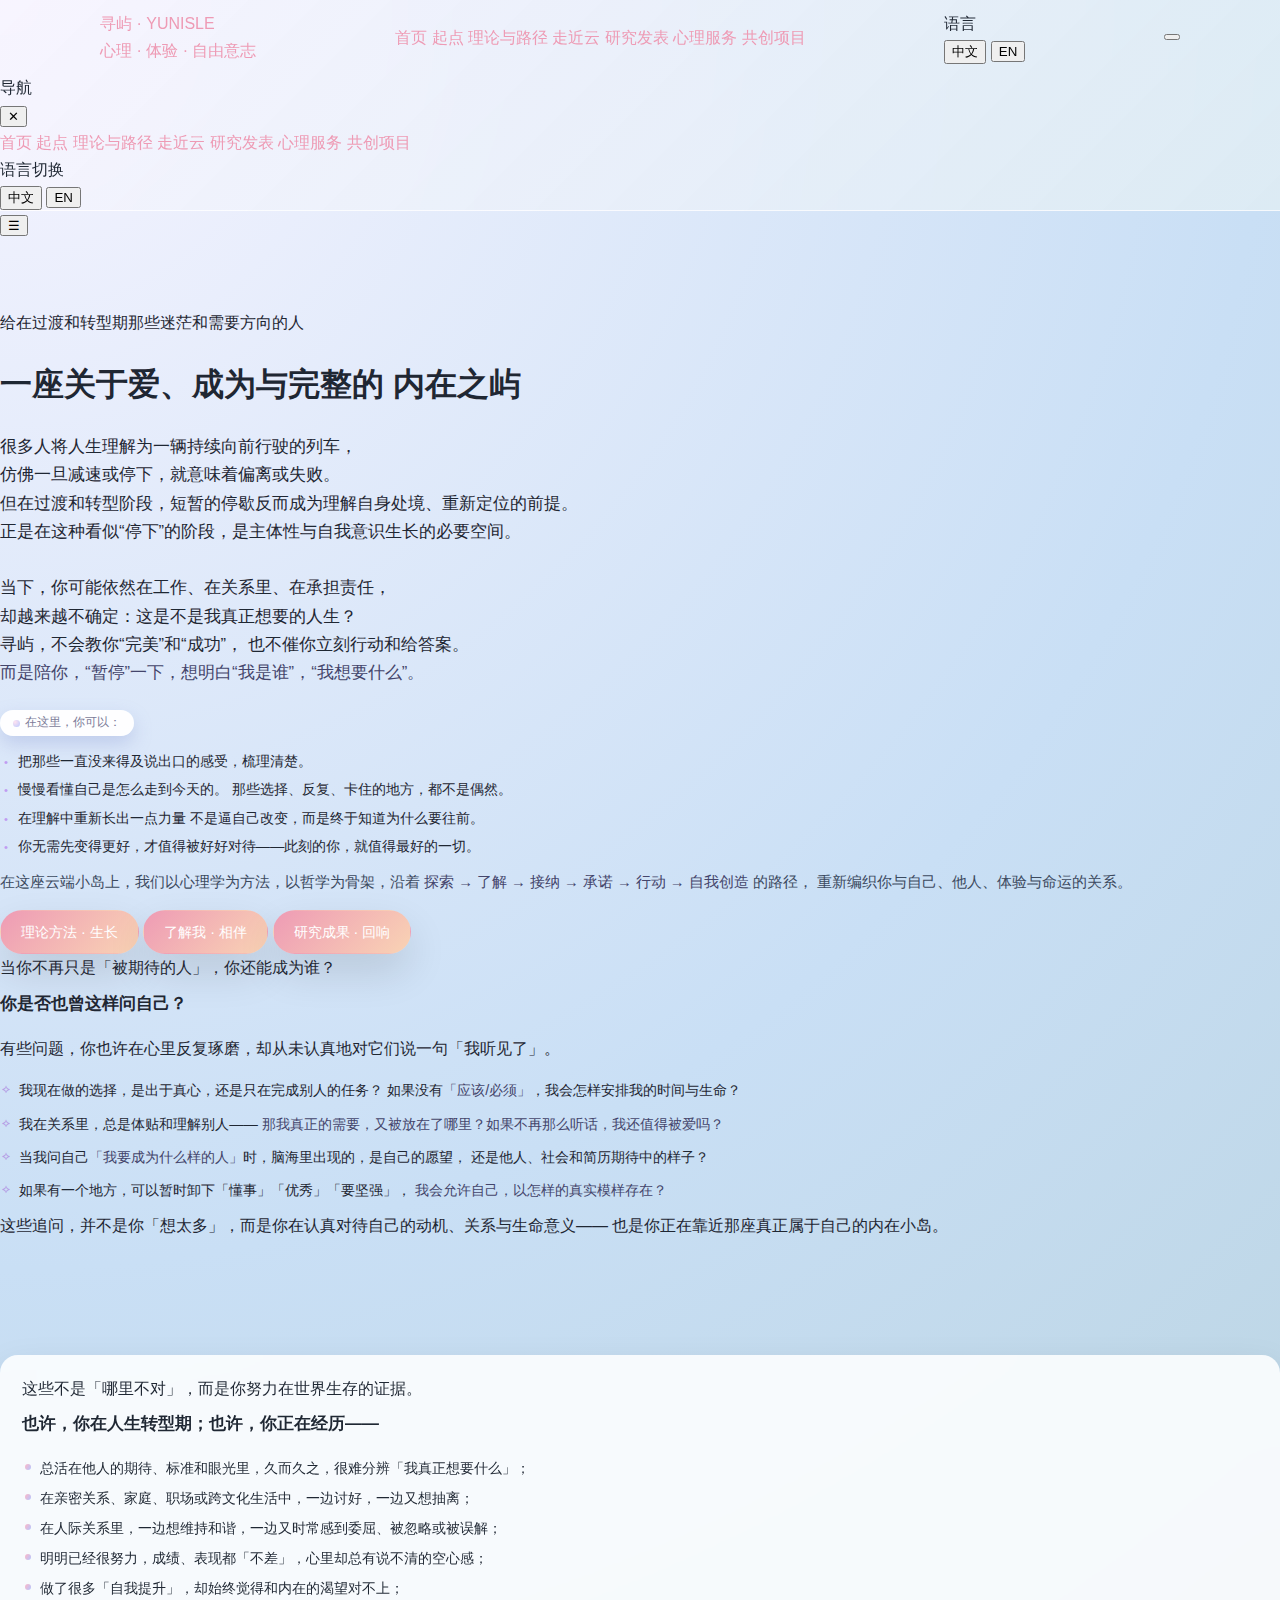
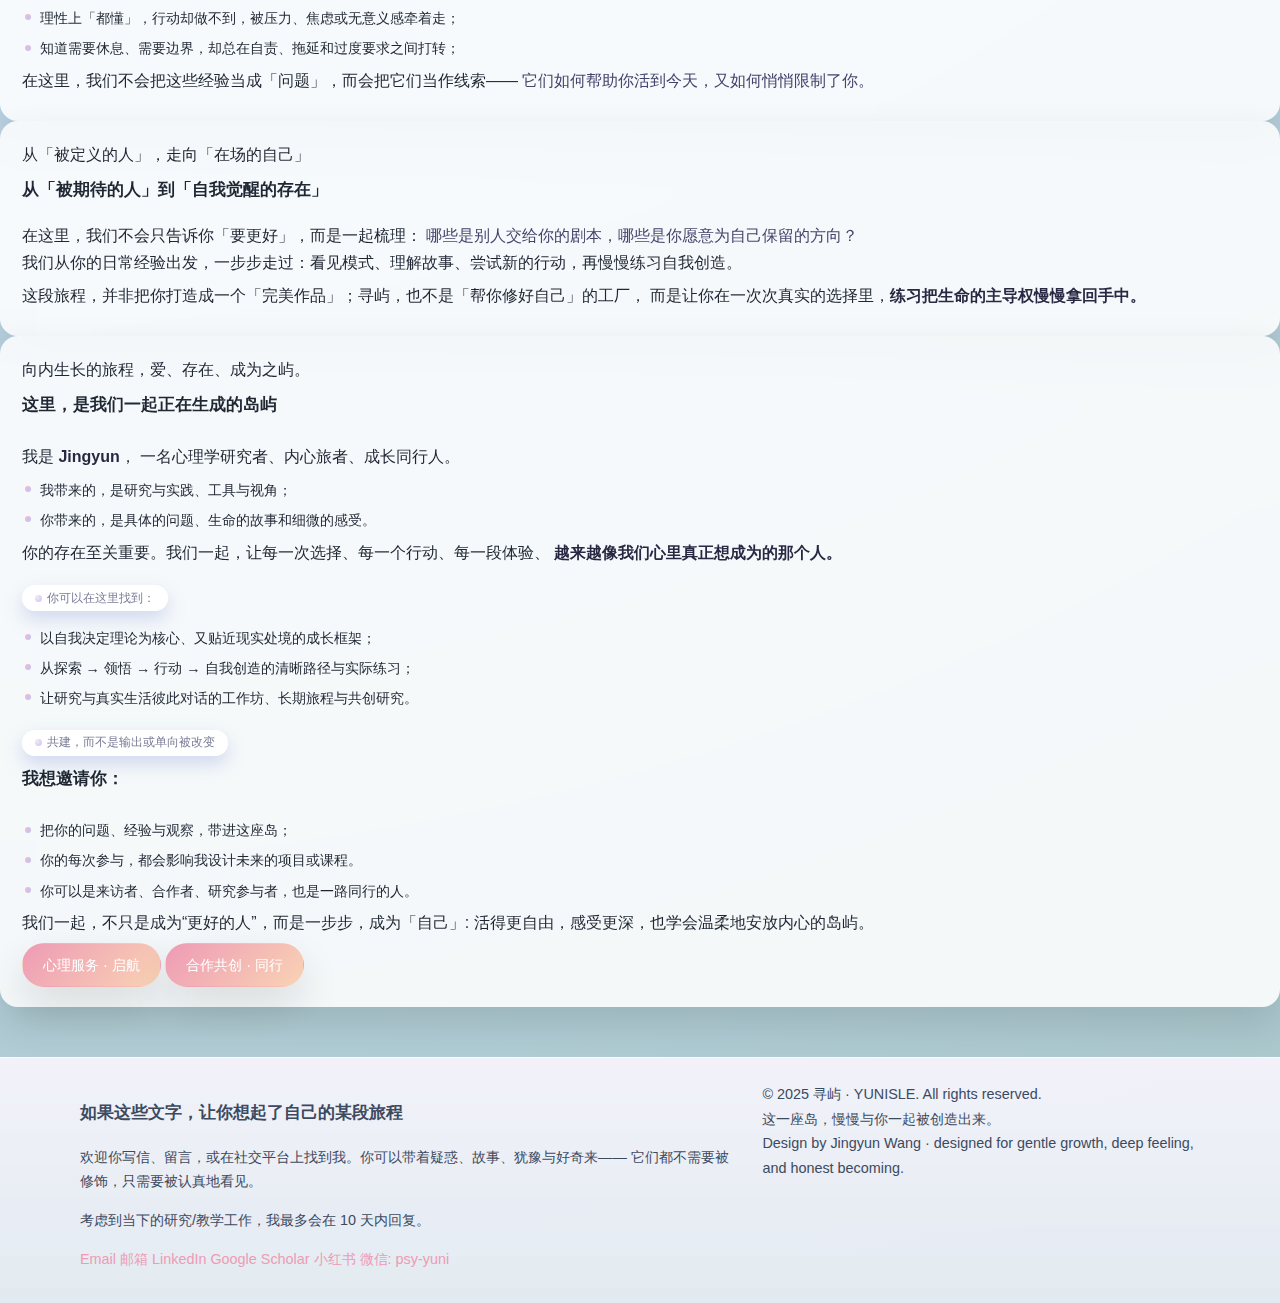
<file: start.html>
<!DOCTYPE html>
<html lang="zh-CN" data-lang="zh">

<head>
  <meta charset="UTF-8" />
  <meta
    name="viewport"
    content="width=device-width, initial-scale=1.0"/>
<meta name="msvalidate.01" content="DA42406871868DA1C1E466002B777C25" />

  <!-- 网站标题（会出现在浏览器标签 & 搜索结果标题） -->
  <title>寻屿 · Yunisle｜关于心理、体验与自由意志的内在之屿</title>
<link rel="icon" href="/favicon.ico" />  
  
  <!-- 搜索结果摘要 / SEO 描述 -->
  <meta
    name="description"
    content="寻屿 · Yunisle 由心理人Dr.Jingyun Wang创建，专注心理体验、自由意志、人际、动机等主题，提供个人成长与心理工作坊。
    让每个人在关系与自我之间找到更真实的空间。"
  />
  <!-- ==================== -->
  <!-- 🔥 多语言识别（双语 SEO） -->
  <!-- ==================== -->
  <link
    rel="alternate"
    hreflang="zh-CN"
    href="https://jingyunwang.github.io/"
  />
  <link rel="alternate" hreflang="en" href="https://jingyunwang.github.io/" />
  <!-- 告诉搜索引擎：这一页是网站的正式版本 -->
  <link rel="canonical" href="https://jingyunwang.github.io/" />

  <!-- 站点基础信息 -->
  <meta name="author" content="Jingyun Wang" />
  <meta name="keywords" content="Jingyun Wang, 寻屿, Yunisle, 心理咨询, 团体辅导，自主性, 动机, 青少年发展, 人际关系, 纵向研究, ILD, 
    心理学研究，自我探索，向内成长，团体咨询, 心理健康, inner exploration, self exploration, mindfulness, 
    autonomy, motivation, adolescent development, longitudinal research, mental health, relationship, wellbeing, psychology"" />

  <!-- Open Graph：社交媒体与搜索引擎预览 -->
  <meta property="og:type" content="website" />
  <meta property="og:title" content="寻屿 Yunisle｜自主性 · 人际关系 · 动机 · 个人成长与心理学研究" />
  <meta
    property="og:description"
    content="由心理学研究者Jingyun创建的平台，专注自主性、人际关系、动机、与心理健康，以科学与温度并行，陪伴真实生活中的选择与转变。"
  />
  <meta property="og:url" content="https://jingyunwang.github.io/" />
  <!-- 如果你有网站封面图，可以把下面这行的图片路径改成自己的，如 img/og-cover.jpg -->
  <meta property="og:image" content="https://jingyunwang.github.io/images/cover.png" />

  <!-- 可选：Twitter 卡片（如果未来用推特，这个会生效，不影响国内使用） -->
  <meta name="twitter:card" content="summary_large_image" />
  <meta name="twitter:title" content="寻屿 Yunisle｜自主性 · 人际关系 · 心理咨询与心理学研究" />
  <meta
    name="twitter:description"
    content="专注自主性、人际关系、学习动机与心理健康的个人成长与心理学研究平台。"
  />
  <meta name="twitter:image" content="https://jingyunwang.github.io/img/og-cover.jpg" />

  <!-- 结构化数据：告诉搜索引擎你是谁（Person） -->
  <script type="application/ld+json">
    {
      "@context": "https://schema.org",
      "@type": "Person",
      "name": "Jingyun Wang",
      "url": "https://jingyunwang.github.io",
      "jobTitle": "心理学研究者 · 内在旅者 ·人生体验师 · 团体带领者",
      "description": "专注自主性、人际关系、动机、与心理健康的心理辅导与心理学研究。",
      "sameAs": [
        "https://scholar.google.com", 
        "https://www.linkedin.com"
      ]
    }
  </script>

  <!-- 字体与样式（沿用你原来的） -->
  <link
    rel="preconnect"
    href="https://fonts.gstatic.com"
    crossorigin
  />
  <link
    href="https://fonts.googleapis.com/css2?family=Playfair+Display:wght@500;600&family=Inter:wght@300;400;500;600&display=swap"
    rel="stylesheet"
  />
  <link rel="stylesheet" href="style.css" />

  <!-- 你的脚本（语言切换等） -->
  <script src="script.js" defer></script>
</head>

  
  <!-- 起点微调样式：子标题放大、强调文字、漂亮项目符号、小气泡标签、统一间距 -->
  <style>
    .hero-subtitle {
      font-size: 1.04rem;
      font-weight: 500;
      margin-bottom: 0.6rem;
    }
    .hero-tagline {
      font-size: 0.92rem;
      margin-top: 0.3rem;
    }
    .card-title-main {
      font-size: 1.06rem;
      font-weight: 600;
      margin-top: 0.15rem;
    }
    .emphasis {
      font-weight: 600;
      color: #292842;
    }
    .emphasis-soft {
      font-weight: 500;
      color: #44456b;
    }

    /* 提问卡使用 ⟡ 作为项目符号 */
    .isle-list {
      margin-top: 0.6rem;
    }
    .isle-list-item {
      position: relative;
      padding-left: 1.2rem;
      margin-bottom: 0.55rem;
      font-size: 0.9rem;
    }
    .isle-list-item .isle-bullet {
      display: none;
    }
    .isle-list-item::before {
      content: "⟡";
      position: absolute;
      left: 0.1rem;
      top: 0.05rem;
      font-size: 0.78rem;
      color: #b49be5;
    }

    /* 卡片顶部 chip 与标题之间统一间距 */
    .card-header .card-kicker,
    .isle-card-header .isle-chip {
      margin-bottom: 0.5rem;
    }

    /* 自定义项目符号：小渐变点 + 左缩进（用于下方列表） */
    .text-list {
      list-style: none;
      padding-left: 0;
      margin: 0.45rem 0 0.4rem;
    }
    .text-list li {
      position: relative;
      padding-left: 1.1rem;
      margin-bottom: 0.35rem;
      font-size: 0.9rem;
    }
    .text-list li::before {
      content: "";
      position: absolute;
      left: 0.2rem;
      top: 0.58em;
      width: 6px;
      height: 6px;
      border-radius: 999px;
      background: linear-gradient(120deg, #ffb8c6, #b3c5ff);
    }

    /* Hero 要点列表（研究/故事/你此刻足够） */
    .hero-keypoints {
      list-style: none;
      padding-left: 0;
      margin: 0.35rem 0 0.7rem;
    }
    .hero-keypoints li {
      position: relative;
      padding-left: 1.1rem;
      margin-bottom: 0.25rem;
      font-size: 0.9rem;
    }
    .hero-keypoints li::before {
      content: "•";
      position: absolute;
      left: 0.25rem;
      top: 0.35em;
      font-size: 0.7rem;
      color: #c09cf2;
    }

    /* 「你可以在这里找到」气泡 */
    .card-chip-label {
      display: inline-flex;
      align-items: center;
      gap: 0.35rem;
      padding: 0.16rem 0.8rem;
      border-radius: 999px;
      background: rgba(255, 255, 255, 0.95);
      box-shadow: 0 8px 18px rgba(140, 155, 211, 0.35);
      font-size: 0.78rem;
      color: #7b7b98;
      margin: 0.8rem 0 0.45rem;
    }
    .card-chip-label-dot {
      width: 7px;
      height: 7px;
      border-radius: 999px;
      background: radial-gradient(circle at 30% 30%, #ffe2f0, #b9c9ff);
    }

    /* 共建气泡：与上方形式一致，色调稍微更柔一点 */
    .card-chip-secondary {
      margin-top: 0.9rem;
      background: rgba(255, 255, 255, 0.9);
      box-shadow: 0 6px 16px rgba(150, 134, 210, 0.28);
    }

    /* 让卡片内段落的上下间距更统一 */
    .card-body p {
      margin: 0.4rem 0;
      line-height: 1.7;
    }
    .isle-footer p {
      margin-top: 0.3rem;
    }
  </style>
</head>
<body>
  <div class="page-aura"></div>
  <div class="page-wrapper">
    <!-- 顶部导航 -->
    <header class="site-header">
      <div class="container site-header-inner">
        <a href="start.html" class="brand">
          <div class="brand-mark">
            <div class="brand-initial"></div>
          </div>
          <div>
            <div class="brand-text-main">寻屿 · YUNISLE</div>
            <div class="brand-text-sub lang-zh">
              心理 · 体验 · 自由意志
            </div>
            <div class="brand-text-sub lang-en">
              Inner isles of becoming
            </div>
          </div>
        </a>

    <nav class="site-nav" aria-label="Primary">
      <a class="active" href="index.html">
        <span class="nav-label-cn lang-zh">首页</span>
        <span class="nav-label-en lang-en">Home</span>
      </a>
      <a href="start.html">
        <span class="nav-label-cn lang-zh">起点</span>
        <span class="nav-label-en lang-en">Start</span>
      </a>
      <a href="theory.html">
        <span class="nav-label-cn lang-zh">理论与路径</span>
        <span class="nav-label-en lang-en">Theory & Pathways</span>
      </a>
      <a href="meet-yun.html">
        <span class="nav-label-cn lang-zh">走近云</span>
        <span class="nav-label-en lang-en">Meet Yun</span>
      </a>
      <a href="research.html">
        <span class="nav-label-cn lang-zh">研究发表</span>
        <span class="nav-label-en lang-en">Research</span>
      </a>
      <a href="topics.html">
        <span class="nav-label-cn lang-zh">心理服务</span>
        <span class="nav-label-en lang-en">Topics</span>
      </a>
      <a href="projects.html">
        <span class="nav-label-cn lang-zh">共创项目</span>
        <span class="nav-label-en lang-en">Projects</span>
      </a>
    </nav>

    <div class="lang-toggle">
      <span class="lang-toggle-label lang-zh">语言</span>
      <span class="lang-toggle-label lang-en">Language</span>
      <div class="lang-toggle-buttons">
        <button id="lang-zh" class="lang-btn">中文</button>
        <button id="lang-en" class="lang-btn">EN</button>
      </div>
    </div>

    <button class="nav-toggle" type="button" aria-label="Open menu"
            aria-controls="mobile-drawer" aria-expanded="false">
      <span class="nav-toggle-line"></span>
      <span class="nav-toggle-line"></span>
      <span class="nav-toggle-line"></span>
    </button>
  </div>

  <div class="nav-scrim" data-nav-close></div>

  <aside id="mobile-drawer" class="nav-drawer" aria-label="Mobile menu">
    <div class="nav-drawer-head">
      <div class="nav-drawer-title">
        <span class="lang-zh">导航</span>
        <span class="lang-en">Menu</span>
      </div>
      <button class="nav-close" type="button" aria-label="Close menu" data-nav-close>✕</button>
    </div>

    <div class="nav-drawer-links">
      <a href="index.html"><span class="lang-zh">首页</span><span class="lang-en">Home</span></a>
      <a href="start.html"><span class="lang-zh">起点</span><span class="lang-en">Start</span></a>
      <a href="theory.html"><span class="lang-zh">理论与路径</span><span class="lang-en">Theory</span></a>
      <a href="meet-yun.html"><span class="lang-zh">走近云</span><span class="lang-en">Meet Yun</span></a>
      <a href="research.html"><span class="lang-zh">研究发表</span><span class="lang-en">Research</span></a>
      <a href="topics.html"><span class="lang-zh">心理服务</span><span class="lang-en">Topics</span></a>
      <a href="projects.html"><span class="lang-zh">共创项目</span><span class="lang-en">Projects</span></a>
    </div>

    <div class="nav-drawer-lang">
      <div class="nav-drawer-mini">
        <span class="lang-zh">语言切换</span>
        <span class="lang-en">Language</span>
      </div>
      <div class="lang-toggle-buttons">
        <button id="lang-zh-m" class="lang-btn" data-lang="zh">中文</button>
        <button id="lang-en-m" class="lang-btn" data-lang="en">EN</button>
      </div>
    </div>
  </aside>
</header>

<button class="nav-fab" type="button" aria-label="Open navigation"
        aria-controls="mobile-drawer" aria-expanded="false">☰</button>

    <main>
      <!-- 顶部 Hero：左标题 + 右卡片 -->
      <section class="hero">
        <div class="container hero-grid">
          <!-- 左：主标题区（无卡片边框） -->
          <div>
            <div class="hero-kicker">
              <span class="lang-zh">给在过渡和转型期那些迷茫和需要方向的人</span>
              <span class="lang-en">
                For those who are still living their lives,
                but haven’t felt truly at home in themselves for a long time.
              </span>
            </div>
            <h1 class="hero-title">
              <span class="lang-zh">
                一座关于爱、成为与完整的
                <span class="highlight">内在之屿</span>
              </span>
              <span class="lang-en">
                Yunisle, the inner island of
                <span class="highlight">loving, becoming, and wholeness</span>
              </span>
            </h1>
            <p class="hero-subtitle lang-zh">
              很多人将人生理解为一辆持续向前行驶的列车，</br>
             仿佛一旦减速或停下，就意味着偏离或失败。</br>
            但在过渡和转型阶段，短暂的停歇反而成为理解自身处境、重新定位的前提。 </br>
              正是在这种看似“停下”的阶段，是主体性与自我意识生长的必要空间。</br>
           </br>
           当下，你可能依然在工作、在关系里、在承担责任，</br>
              却越来越不确定：这是不是我真正想要的人生？</br>
              寻屿，不会教你“完美”和“成功”， 也不催你立刻行动和给答案。</br>
             <span class="emphasis-soft">而是陪你，“暂停”一下，想明白“我是谁”，“我想要什么”。</span>        
           </p> 
  <!-- 气泡：在这里，你可以 -->
                <div class="card-chip-label">
                  <span class="card-chip-label-dot"></span>
                  <span class="lang-zh">在这里，你可以：</span>
                  <span class="lang-en">Here:</span>
                </div>
            <p class="hero-subtitle lang-en">
              Many people believe life is either going well or falling apart.
              But for many, life keeps moving, while something inside has been left unattended.
     
              You may still be working, relating, showing up,
              yet quietly wondering: Is this really the life I am living for?
       </br>
              Yunisle is not here to make you “perfect.” </br>It is here to invite you to come back to yourself—
              slowly, honestly, and without force.
              

            <!-- 三条关键句：带项目符号 -->
            <ul class="hero-keypoints lang-zh">
              <li>把那些一直没来得及说出口的感受，梳理清楚。</li>
              <li>慢慢看懂自己是怎么走到今天的。
              那些选择、反复、卡住的地方，都不是偶然。</li>
              <li>在理解中重新长出一点力量
              不是逼自己改变，而是终于知道为什么要往前。</li>
              <li>你无需先变得更好，才值得被好好对待——此刻的你，就值得最好的一切。</li>
            </ul>
            <ul class="hero-keypoints lang-en">
              <li>Here, research, therapy, and lived stories come back into conversation, so the life you are living now becomes the ground of meaning.</li>
              <li>“Every step carries a story, echoing forward and shaping the journey and the soul.” On Yunisle, these stories finally get to breathe.</li>
              <li>You do not have to become “better” first in order to deserve care—who you are right now is already worthy of gentleness.</li>
            </ul>

            <p class="hero-tagline lang-zh">
              在这座云端小岛上，我们以心理学为方法，以哲学为骨架，沿着
              <span class="emphasis-soft">探索 → 了解 → 接纳 → 承诺 → 行动 → 自我创造</span> 的路径，
              重新编织你与自己、他人、体验与命运的关系。
            </p>
            <p class="hero-tagline lang-en">
              On this cloud-borne isle, psychology is our method and philosophy our backbone.
              We follow the path of <span class="emphasis-soft">experience → awareness → action → self-creation</span>,
              reweaving how you relate to yourself, others, time, and destiny.
            </p>

            <div class="hero-actions">
              <a href="theory.html" class="btn btn-primary">
                <span class="lang-zh">理论方法 · 生长</span>
                <span class="lang-en">Theory · Insight</span>
              </a>
              <a href="meet-yun.html" class="btn btn-primary">
                <span class="lang-zh">了解我 · 相伴</span>
                <span class="lang-en">Meet Yun · Connect</span>
              </a>
              <a href="research.html" class="btn btn-primary">
                <span class="lang-zh">研究成果 · 回响</span>
                <span class="lang-en">Research · Echos</span>
            </a>
            </div>
          </div>

          <!-- 右上：你是否也曾这样问自己？ -->
          <div class="hero-panel">
            <div class="isle-card">
              <div class="isle-card-header">
                <div class="isle-chip">
                  <span class="isle-chip-dot"></span>
                  <span class="lang-zh">
                    当你不再只是「被期待的人」，你还能成为谁？
                  </span>
                  <span class="lang-en">
                    If you were no longer only “who others expect”, who might you become?
                  </span>
                </div>
                <h3 class="card-title-main isle-title lang-zh">
                  你是否也曾这样问自己？
                </h3>
                <h3 class="card-title-main isle-title lang-en">
                  Have you ever asked yourself…
                </h3>
                <p class="isle-subtitle lang-zh">
                  有些问题，你也许在心里反复琢磨，却从未认真地对它们说一句「我听见了」。
                </p>
                <p class="isle-subtitle lang-en">
                  Some questions may have looped inside you for years, without ever
                  receiving a clear “I hear you”.
                </p>
              </div>

              <div class="isle-list">
                <div class="isle-list-item">
                  <div class="isle-bullet"></div>
                  <div class="lang-zh">
                   我现在做的选择，是出于真心，还是只在完成别人的任务？
                    如果没有<span class="emphasis-soft">「应该/必须」</span>，我会怎样安排我的时间与生命？
                  </div>
                  <div class="lang-en">
                      Are the choices I make coming from my own heart, or from scripts handed to me?
                    If <span class="emphasis-soft">“should” / “must” </span>fell silent for a moment, how would I use my time and life?
                  </div>
                </div>
                <div class="isle-list-item">
                  <div class="isle-bullet"></div>
                  <div class="lang-zh">
                    我在关系里，总是体贴和理解别人——
                    <span class="emphasis-soft">那我真正的需要，又被放在了哪里？如果不再那么听话，我还值得被爱吗？</span>
                  </div>
                  <div class="lang-en">
                   In relationships I try so hard to understand and care for others—
                    <span class="emphasis-soft">where, then, do my own needs get to stand? If I am no longer so compliant, am I still worthy of love? </span>
                  </div>
                </div>
                <div class="isle-list-item">
                  <div class="isle-bullet"></div>
                  <div class="lang-zh">
                    当我问自己<span class="emphasis-soft">「我要成为什么样的人」</span>时，脑海里出现的，是自己的愿望，
                    还是他人、社会和简历期待中的样子？
                  </div>
                  <div class="lang-en">
                    When I ask <span class="emphasis-soft">“Who do I want to become?”</span>, do I see my own desire,
                    or a collage of family, society, and CV expectations?
                  </div>
                </div>
                <div class="isle-list-item">
                  <div class="isle-bullet"></div>
                  <div class="lang-zh">
                    如果有一个地方，可以暂时卸下「懂事」「优秀」「要坚强」，
                    <span class="emphasis-soft">我会允许自己，以怎样的真实模样存在？</span>
                  </div>
                  <div class="lang-en">
                    If there were a place where I could lay down “being sensible” and “being impressive”,
                    <span class="emphasis-soft">what version of myself would I allow to show up?</span>
                  </div>
                </div>
              </div>

              <div class="isle-footer">
                <p class="lang-zh">
                  这些追问，并不是你「想太多」，而是你在认真对待自己的动机、关系与生命意义——
                  也是你正在靠近那座真正属于自己的内在小岛。 
                </p>
                <p class="lang-en">
                  These questions are not proof that you “overthink”, but that you
                  are taking your motives, relationships, and sense of meaning seriously—
                  and that you are already drawing closer to your inner isle.
                </p>
              </div>
            </div>
          </div>
        </div>
      </section>

      <!-- 底部三块：左上经历 + 左下转变 + 右侧成品空间 -->
      <section class="section section-narrow">
        <div class="container home-layout">
          <!-- 左列：两个上下卡片 -->
          <div class="home-left-column">
            <!-- 左下第一块：也许，你正在经历—— -->
            <div class="card">
              <div class="card-header">
                <div class="card-kicker">
                  <span class="card-kicker-dot"></span>
                  <span class="lang-zh">
                    这些不是「哪里不对」，而是你努力在世界生存的证据。
                  </span>
                  <span class="lang-en">
                    These are not flaws, but traces of how hard you’ve tried to live.
                  </span>
                </div>
                <h3 class="card-title-main lang-zh">也许，你在人生转型期；也许，你正在经历——</h3>
                <h3 class="card-title-main lang-en">
                  Perhaps, this is where you find yourself now—
                </h3>
              </div>
              <div class="card-body">
                <ul class="text-list lang-zh">
                  <li>总活在他人的期待、标准和眼光里，久而久之，很难分辨「我真正想要什么」；</li>
                  <li>在亲密关系、家庭、职场或跨文化生活中，一边讨好，一边又想抽离；</li>
                  <li>在人际关系里，一边想维持和谐，一边又时常感到委屈、被忽略或被误解；</li>
                  <li>明明已经很努力，成绩、表现都「不差」，心里却总有说不清的空心感；</li>
                  <li>做了很多「自我提升」，却始终觉得和内在的渴望对不上；</li>
                  <li>理性上「都懂」，行动却做不到，被压力、焦虑或无意义感牵着走；</li>
                  <li>知道需要休息、需要边界，却总在自责、拖延和过度要求之间打转；</li>
                </ul>
                <ul class="text-list lang-en">
                  <li>You work hard and “do well” on paper, yet feel a persistent, nameless emptiness inside;</li>
                  <li>You are used to responding to others’ expectations and emotions first, then only afterwards checking in with yourself;</li>
                  <li>In close relationships, family, or teams, you try to keep the peace yet often feel unseen, misunderstood, or quietly resentful;</li>
                  <li>You know you need rest and boundaries, yet keep circling between guilt, procrastination, and pushing yourself too far.</li>
                </ul>
                <p class="lang-zh">
                  在这里，我们不会把这些经验当成「问题」，而会把它们当作线索——
                  <span class="emphasis-soft">它们如何帮助你活到今天，又如何悄悄限制了你。</span>
                </p>
                <p class="lang-en">
                  On Yunisle, we do not treat these experiences as “problems” but as clues—
                  <span class="emphasis-soft">
                    they show how you have held yourself together, and they gently signal
                    that it might be time to live differently.
                  </span>
                </p>
              </div>
            </div>

            <!-- 左下第二块：从「被期待的人」到「自我觉醒的存在」 -->
            <div class="card">
              <div class="card-header">
                <div class="card-kicker">
                  <span class="card-kicker-dot"></span>
                  <span class="lang-zh">从「被定义的人」，走向「在场的自己」</span>
                  <span class="lang-en">
                    From “defined by others” to “present as yourself”
                  </span>
                </div>
                <h3 class="card-title-main lang-zh">
                  从「被期待的人」到「自我觉醒的存在」
                </h3>
                <h3 class="card-title-main lang-en">
                  From “who you’re expected to be” to “a self that is awake”
                </h3>
              </div>
              <div class="card-body">
                <p class="lang-zh">
                  在这里，我们不会只告诉你「要更好」，而是一起梳理：
                  <span class="emphasis-soft">哪些是别人交给你的剧本，哪些是你愿意为自己保留的方向？</span><br />
                  我们从你的日常经验出发，一步步走过：看见模式、理解故事、尝试新的行动，再慢慢练习自我创造。
                </p>
                <p class="lang-en">
                  Here, we do not simply tell you to “be better”. Together we ask:
                  <span class="emphasis-soft">
                    who has been making decisions for you, and what truly matters to you?
                  </span><br />
                  Grounded in developmental psychology and self-determination theory,
                  we start from your everyday experience: noticing patterns, understanding your story,
                  trying new actions, and gradually practicing self-creation.
                </p>
                <p class="lang-zh">
                  这段旅程，并非把你打造成一个「完美作品」；寻屿，也不是「帮你修好自己」的工厂，
                  而是让你在一次次真实的选择里，<span class="emphasis">练习把生命的主导权慢慢拿回手中。</span>
                </p>
                <p class="lang-en">
                  This journey is not about turning you into a “perfect product”, but about
                  letting your choices, relationships, and steps in life
                  <span class="emphasis">
                    grow closer and closer to the person you truly wish to be.
                  </span>
                </p>
              </div>
            </div>
          </div>

          <!-- 右列：这不是一个成品空间（整体高度 ≈ 左边两卡叠加） -->
          <div class="home-right-column">
            <div class="card" style="height:100%;display:flex;flex-direction:column;">
              <div class="card-header">
                <div class="card-kicker">
                  <span class="card-kicker-dot"></span>
                  <span class="lang-zh">
                    向内生长的旅程，爱、存在、成为之屿。
                  </span>
                  <span class="lang-en">
                    A journey inward—an isle of love, being, and becoming.
                  </span>
                </div>
                <h3 class="card-title-main lang-zh">这里，是我们一起正在生成的岛屿</h3>
                <h3 class="card-title-main lang-en">
                  Ynisle is an island in the making and we grow together.
                </h3>
              </div>
              <div class="card-body" style="flex:1;">
                <p class="lang-zh">
                  我是 <span class="emphasis">Jingyun</span>，
                  一名心理学研究者、内心旅者、成长同行人。<br />
                <p class="lang-en">
                  I’m <span class="emphasis">Jingyun</span>—a psychologist, inner traveller,
                  and long-term companion in growth.<br />
                  </p>
                <ul class="text-list lang-zh">
                  <li>我带来的，是研究与实践、工具与视角；</li>
                  <li>你带来的，是具体的问题、生命的故事和细微的感受。</li>
                </ul>
                <ul class="text-list lang-en">
                  <li>I bring research, practice, tools, and perspectives; </li>
                  <li>you bring real questions, lived stories, and the subtle textures of your experience.</li>
                </ul>
                <p class="lang-zh">
                  你的存在至关重要。我们一起，让每一次选择、每一个行动、每一段体验、
                   <span class="emphasis">越来越像我们心里真正想成为的那个人。</span>
                </p>
                <p class="lang-en">
                  You are more than important. Together we make sure knowledge does not stay on the page, but enters
                  our choices, our relationships, and the small yet decisive actions of our days.
                </p>

                <!-- 气泡：你可以在这里找到 -->
                <div class="card-chip-label">
                  <span class="card-chip-label-dot"></span>
                  <span class="lang-zh">你可以在这里找到：</span>
                  <span class="lang-en">Here, you’ll find:</span>
                </div>

                <ul class="text-list lang-zh">
                  <li>以自我决定理论为核心、又贴近现实处境的成长框架；</li>
                  <li>从探索 → 领悟 → 行动 → 自我创造的清晰路径与实际练习；</li>
                  <li>让研究与真实生活彼此对话的工作坊、长期旅程与共创研究。</li>
                </ul>
                <ul class="text-list lang-en">
                  <li>A growth framework rooted in self-determination theory and grounded in real-life contexts;</li>
                  <li>A clear pathway and practices from exploration → insight → action → self-creation;</li>
                  <li>Workshops, longer journeys, and co-created research where science and real life meet.</li>
                </ul>

                <!-- 共建，而不是输出或单向被改变 -->
                <div class="card-chip-label">
                  <span class="card-chip-label-dot"></span>
                  <span class="lang-zh">共建，而不是输出或单向被改变</span>
                  <span class="lang-en">Co-creation, not one-way “fixing”</span>
             </div>
                <h3 class="card-title-main lang-zh">我想邀请你：</h3>
                <h3 class="card-title-main lang-en">
                  I invite you:
                </h3>
              </div>
              <div class="card-body" style="flex:1;">
                <ul class="text-list lang-zh">
                  <li>把你的问题、经验与观察，带进这座岛；</li>
                  <li>你的每次参与，都会影响我设计未来的项目或课程。</li>
                  <li>你可以是来访者、合作者、研究参与者，也是一路同行的人。</li>
               </ul>
               <ul class="text-list lang-en">
                   <li>Bring your questions, experiences, and observations to this island.</li>
                   <li>Each time you participate, it shapes how I design future research and courses.</li>
                   <li> You may come as a client, collaborator, research participant, or fellow traveller.</li>
                </ul>  
               <p class="lang-zh">
                 我们一起，不只是成为“更好的人”，而是一步步，成为「自己」:
                 活得更自由，感受更深，也学会温柔地安放内心的岛屿。
                </p>
                <p class="lang-en">
                  My invitation is not simply to become “better”, but to become more truly yourself—
                  to live more freely, feel more deeply, and gently anchor the isle within you.
                </p>
              </div>
              <div class="card-actions">
              <a href="topics.html" class="btn btn-primary">
                <span class="lang-zh"> 心理服务 · 启航</span>
                <span class="lang-en">Inner Journey · Begin</span>
              </a>
                <a href="projects.html" class="btn btn-primary">
                  <span class="lang-zh">合作共创 · 同行</span>
                  <span class="lang-en">Co-create · Together </span>
                </a>
              </div>
            </div>
          </div>
        </div>
      </section>
    </main>

    <!-- Footer / 联系方式 -->
    <footer class="site-footer">
      <div class="container footer-inner">
        <div class="footer-contact-card">
          <div class="footer-contact-layout">
            <div class="footer-contact-main">
              <h3 class="footer-contact-title lang-zh">
                如果这些文字，让你想起了自己的某段旅程
              </h3>
              <h3 class="footer-contact-title lang-en">
                If something here resonates with your own journey
              </h3>
              <p class="footer-contact-text lang-zh">
                欢迎你写信、留言，或在社交平台上找到我。你可以带着疑惑、故事、犹豫与好奇来——
                它们都不需要被修饰，只需要被认真地看见。
              </p>
              <p class="footer-contact-text lang-en">
                You are warmly invited to reach out—by email or on any platform
                below—with your questions, stories, doubts, and curiosity.
                They do not need to be polished; they only need to be seen.
              </p>
              <p class="footer-contact-text lang-zh">
                考虑到当下的研究/教学工作，我最多会在 10 天内回复。
              </p>
              <p class="footer-contact-text lang-en">
                Alongside research and teaching, I usually respond within about ten days.
              </p>
            </div>

            <div class="footer-contact-actions">
              <div class="contact-pill-row">
                <!-- 这里记得换成你的真实链接和账号 -->
                <a href="mailto:jingyun.wang@hotmail.com" class="contact-pill">
                  <span class="lang-zh">Email 邮箱</span>
                  <span class="lang-en">Email</span>
                </a>
                <a href="https://www.linkedin.com/in/jingyun-wang-320a4a21b/" target="_blank" rel="noreferrer" class="contact-pill">
                  <span>LinkedIn</span>
                </a>
                <a href="https://scholar.google.com/citations?hl=en&user=W0DaQHgAAAAJ&view_op=list_works&sortby=pubdate" target="_blank" rel="noreferrer" class="contact-pill">
                  <span class="lang-zh">Google Scholar</span>
                  <span class="lang-en">Google Scholar</span>
                </a>
                <a href="https://www.xiaohongshu.com/user/profile/605829a8000000000100072b" class="contact-pill">
                  <span class="lang-zh">小红书</span>
                  <span class="lang-en">Xiaohongshu</span>
                </a>
                <a href="#" class="contact-pill">
                  <span class="lang-zh">微信: psy-yuni</span>
                  <span class="lang-en">WeChat: psy-yuni</span>
                </a>
              </div>
            </div>
          </div>
        </div>

        <div class="footer-bottom-line">
          © 2025 寻屿 · YUNISLE. All rights reserved.<br />
          这一座岛，慢慢与你一起被创造出来。<br />
          Design by Jingyun Wang · designed for gentle growth, deep feeling, and honest becoming.
        </div>
      </div>
    </footer>
  </div>
</body>
</html>
</file>
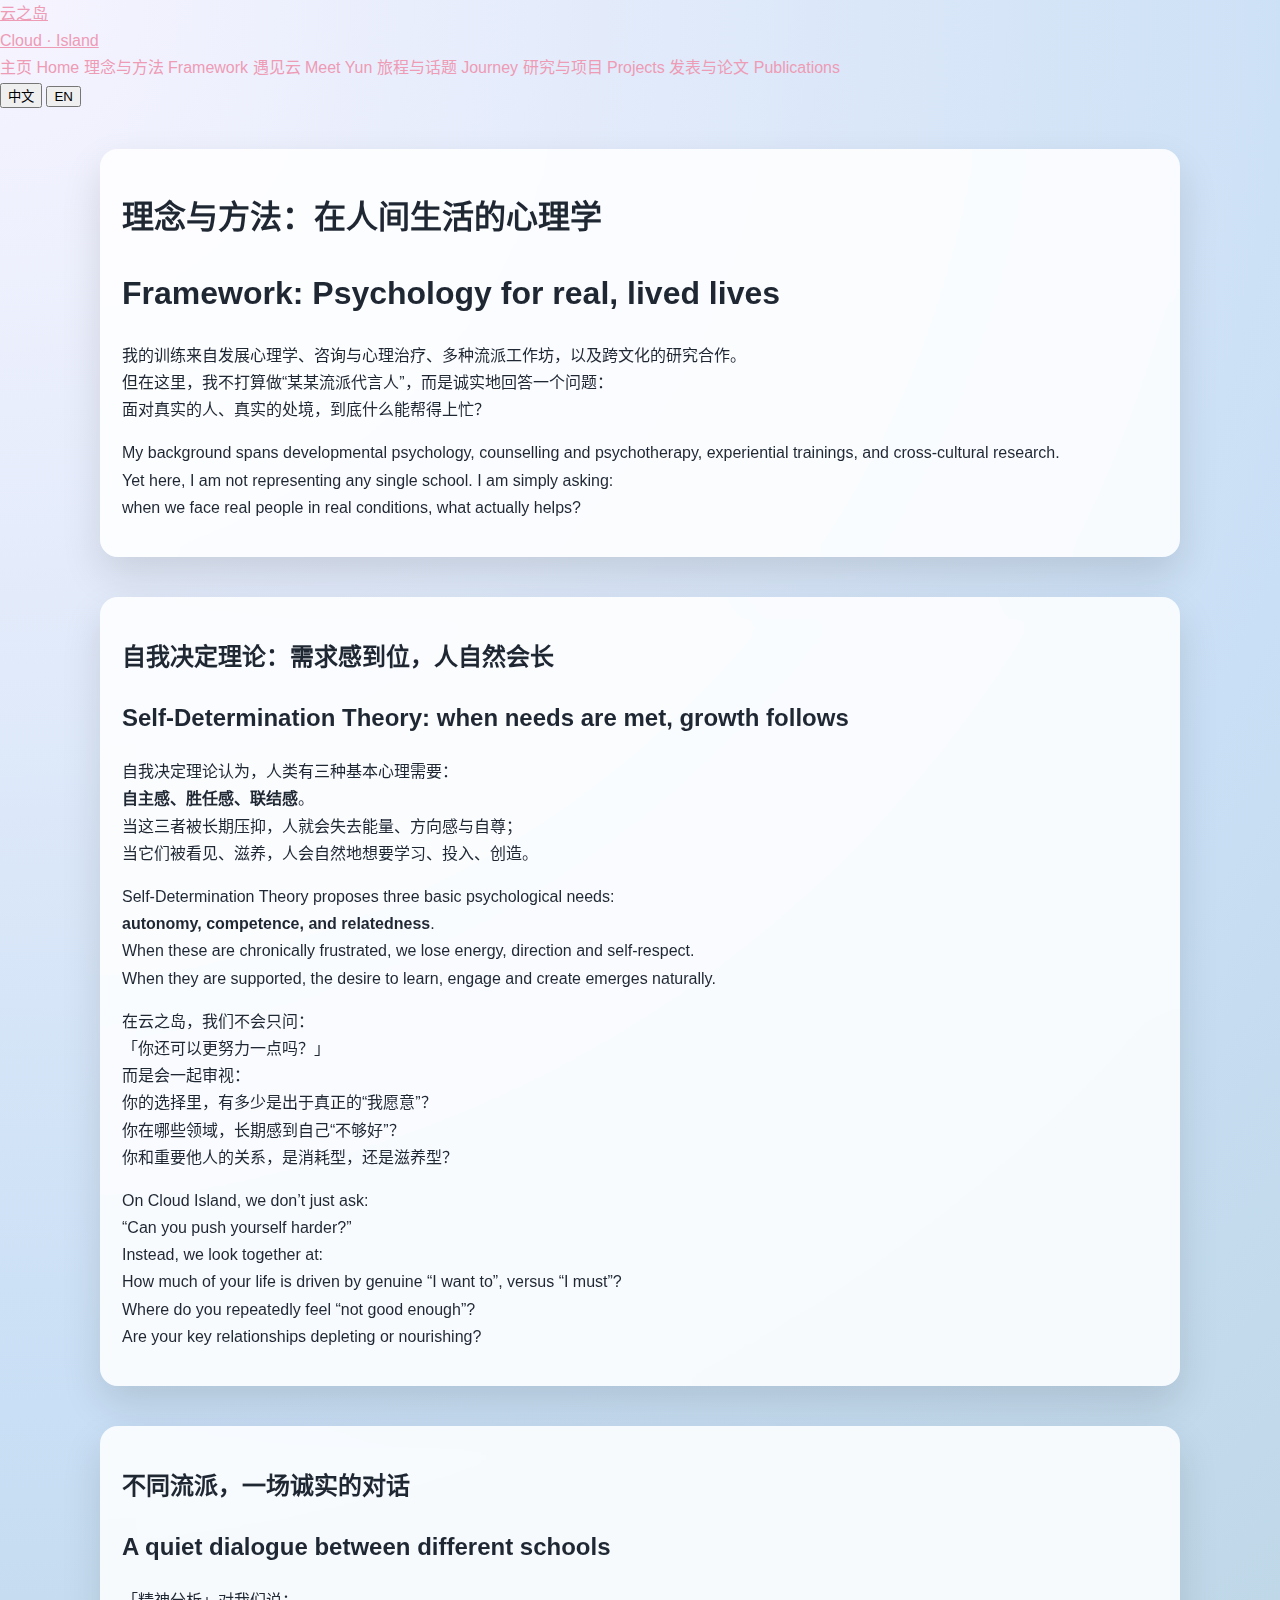
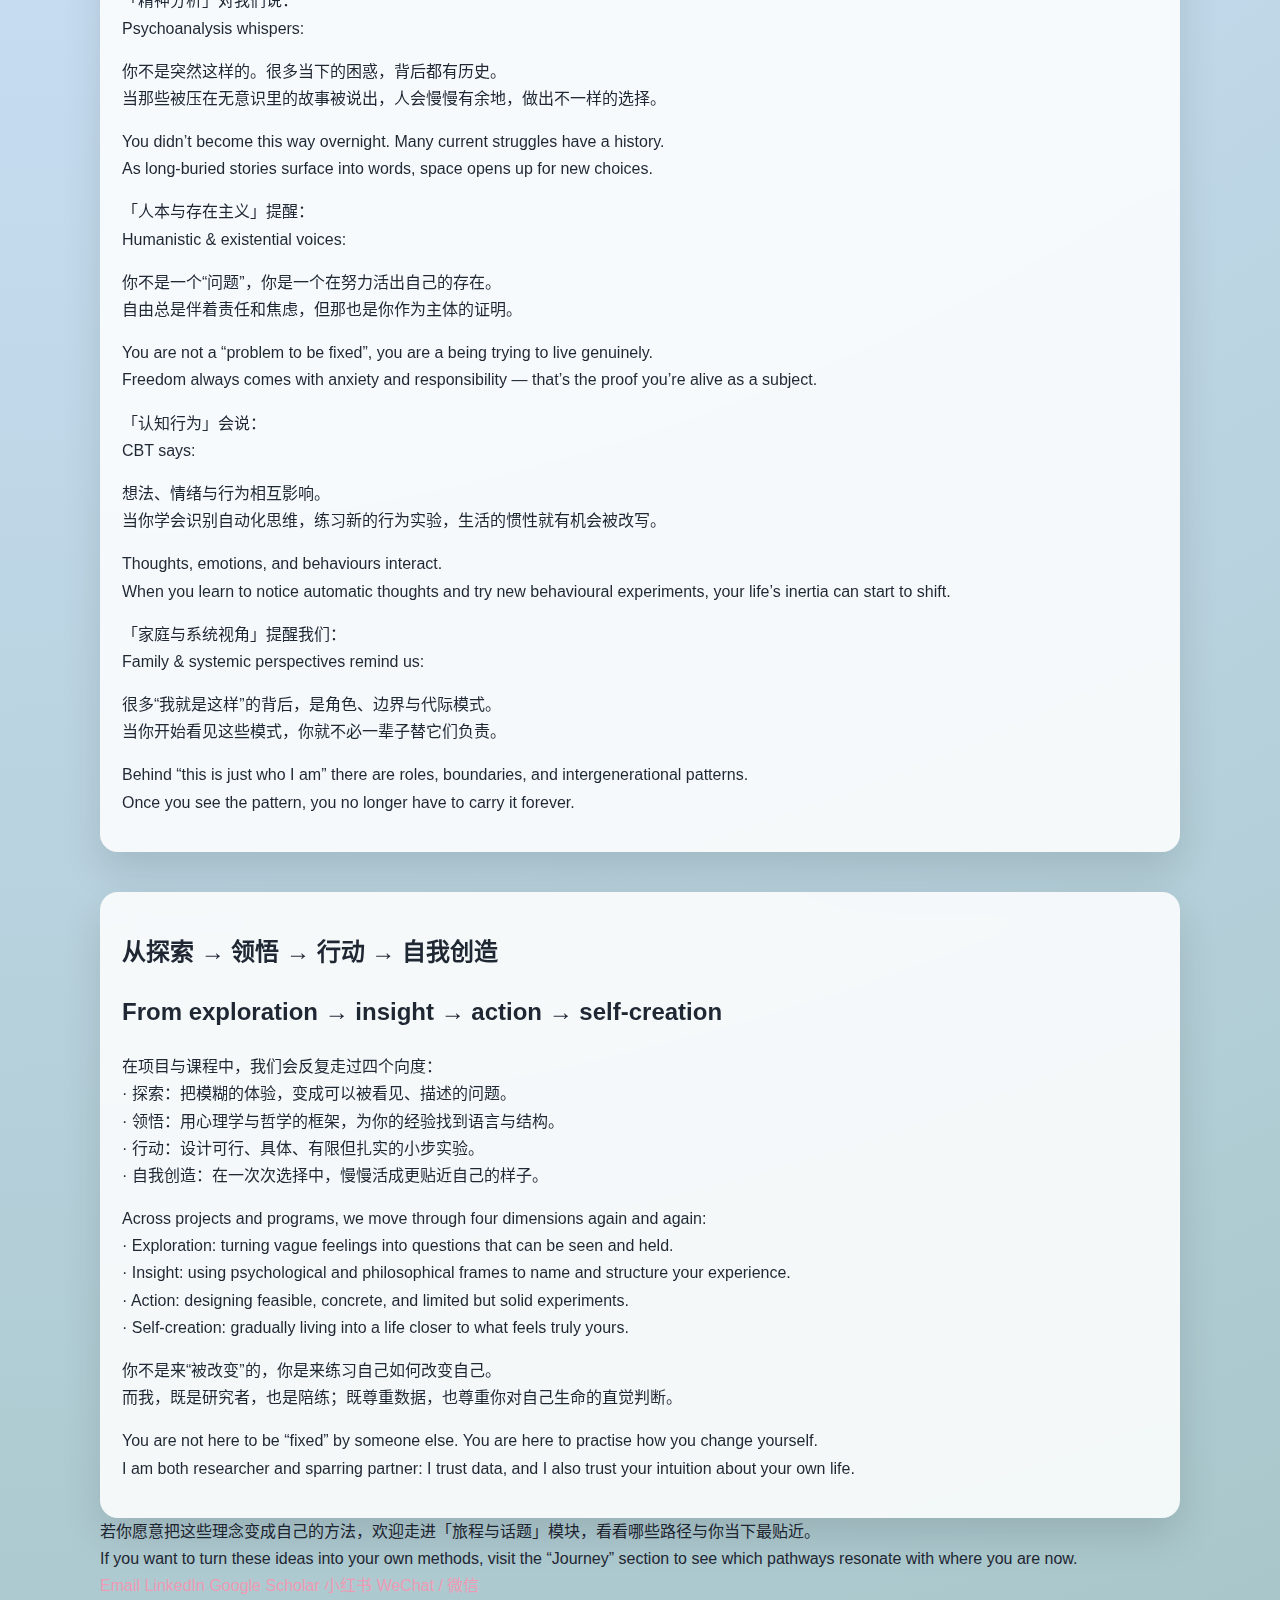
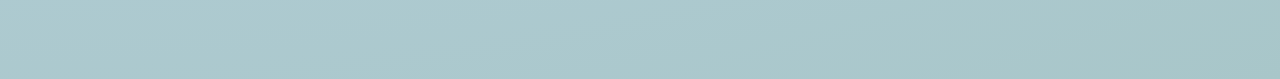
<file: theory.html>
<!DOCTYPE html>
<html lang="zh-CN" data-lang="cn">
  <head>
    <meta charset="UTF-8" />
    <title>理念与方法 · Framework | 云之岛</title>
    <meta
      name="description"
      content="以自我决定理论为核心，整合不同心理学流派与探索–领悟–行动的路径，为真实的人生问题搭建实践框架。"
    />
    <meta name="viewport" content="width=device-width, initial-scale=1.0" />
    <link rel="stylesheet" href="style.css" />
  </head>
  <body>
    <div class="background-orbs">
      <div class="orb orb-1"></div>
      <div class="orb orb-2"></div>
      <div class="orb orb-3"></div>
      <div class="orb orb-4"></div>
    </div>
    <div class="sparkles"></div>

    <header class="site-shell">
      <nav class="navbar">
        <a class="brand" href="index.html">
          <div class="brand-mark"></div>
          <div>
            <div class="brand-text-cn">云之岛</div>
            <div class="brand-text-en">Cloud · Island</div>
          </div>
        </a>

        <div class="nav-links">
          <a class="nav-link" href="index.html">
            <span class="nav-cn">主页</span>
            <span class="nav-en">Home</span>
          </a>
          <a class="nav-link active" href="theory.html">
            <span class="nav-cn">理念与方法</span>
            <span class="nav-en">Framework</span>
          </a>
          <a class="nav-link" href="about.html">
            <span class="nav-cn">遇见云</span>
            <span class="nav-en">Meet Yun</span>
          </a>
          <a class="nav-link" href="journey.html">
            <span class="nav-cn">旅程与话题</span>
            <span class="nav-en">Journey</span>
          </a>
          <a class="nav-link" href="projects.html">
            <span class="nav-cn">研究与项目</span>
            <span class="nav-en">Projects</span>
          </a>
          <a class="nav-link" href="publications.html">
            <span class="nav-cn">发表与论文</span>
            <span class="nav-en">Publications</span>
          </a>

          <div class="lang-toggle">
            <button class="lang-btn" data-lang-toggle="cn">中文</button>
            <button class="lang-btn" data-lang-toggle="en">EN</button>
          </div>
        </div>
      </nav>
    </header>

    <main class="page">
      <section class="section card card-soft">
        <div class="section-header">
          <h1 class="section-title-cn text-cn">理念与方法：在人间生活的心理学</h1>
          <h1 class="section-title-en text-en">
            Framework: Psychology for real, lived lives
          </h1>
        </div>

        <p class="section-intro text-cn">
          我的训练来自发展心理学、咨询与心理治疗、多种流派工作坊，以及跨文化的研究合作。<br />
          但在这里，我不打算做“某某流派代言人”，而是诚实地回答一个问题：<br />
          面对真实的人、真实的处境，到底什么能帮得上忙？
        </p>
        <p class="section-intro text-en">
          My background spans developmental psychology, counselling and
          psychotherapy, experiential trainings, and cross-cultural research.<br />
          Yet here, I am not representing any single school. I am simply asking:
          <br />
          when we face real people in real conditions, what actually helps?
        </p>
      </section>

      <!-- 自我决定理论 -->
      <section class="section">
        <div class="card">
          <div class="section-header">
            <h2 class="section-title-cn text-cn">自我决定理论：需求感到位，人自然会长</h2>
            <h2 class="section-title-en text-en">
              Self-Determination Theory: when needs are met, growth follows
            </h2>
          </div>

          <div class="grid-2">
            <div>
              <p class="section-intro text-cn">
                自我决定理论认为，人类有三种基本心理需要：<br />
                <b>自主感、胜任感、联结感</b>。<br />
                当这三者被长期压抑，人就会失去能量、方向感与自尊；<br />
                当它们被看见、滋养，人会自然地想要学习、投入、创造。
              </p>
              <p class="section-intro text-en">
                Self-Determination Theory proposes three basic psychological
                needs:<br />
                <b>autonomy, competence, and relatedness</b>.<br />
                When these are chronically frustrated, we lose energy, direction
                and self-respect.<br />
                When they are supported, the desire to learn, engage and create
                emerges naturally.
              </p>
            </div>
            <div>
              <p class="section-intro text-cn">
                在云之岛，我们不会只问：<br />
                「你还可以更努力一点吗？」<br />
                而是会一起审视：<br />
                你的选择里，有多少是出于真正的“我愿意”？<br />
                你在哪些领域，长期感到自己“不够好”？<br />
                你和重要他人的关系，是消耗型，还是滋养型？
              </p>
              <p class="section-intro text-en">
                On Cloud Island, we don’t just ask:<br />
                “Can you push yourself harder?”<br />
                Instead, we look together at:<br />
                How much of your life is driven by genuine “I want to”, versus
                “I must”?<br />
                Where do you repeatedly feel “not good enough”?<br />
                Are your key relationships depleting or nourishing?
              </p>
            </div>
          </div>
        </div>
      </section>

      <!-- 流派对话：每个流派一句话 -->
      <section class="section">
        <div class="card">
          <div class="section-header">
            <h2 class="section-title-cn text-cn">不同流派，一场诚实的对话</h2>
            <h2 class="section-title-en text-en">
              A quiet dialogue between different schools
            </h2>
          </div>

          <div class="topic-grid">
            <!-- 精神分析 -->
            <div class="item">
              <div class="item-title-cn text-cn">
                「精神分析」对我们说：
              </div>
              <div class="item-title-en text-en">
                Psychoanalysis whispers:
              </div>
              <p class="section-intro text-cn">
                你不是突然这样的。很多当下的困惑，背后都有历史。<br />
                当那些被压在无意识里的故事被说出，人会慢慢有余地，做出不一样的选择。
              </p>
              <p class="section-intro text-en">
                You didn’t become this way overnight. Many current struggles have
                a history.<br />
                As long-buried stories surface into words, space opens up for new
                choices.
              </p>
            </div>

            <!-- 人本存在 -->
            <div class="item">
              <div class="item-title-cn text-cn">
                「人本与存在主义」提醒：
              </div>
              <div class="item-title-en text-en">
                Humanistic &amp; existential voices:
              </div>
              <p class="section-intro text-cn">
                你不是一个“问题”，你是一个在努力活出自己的存在。<br />
                自由总是伴着责任和焦虑，但那也是你作为主体的证明。
              </p>
              <p class="section-intro text-en">
                You are not a “problem to be fixed”, you are a being trying to
                live genuinely.<br />
                Freedom always comes with anxiety and responsibility — that’s
                the proof you’re alive as a subject.
              </p>
            </div>

            <!-- CBT -->
            <div class="item">
              <div class="item-title-cn text-cn">
                「认知行为」会说：
              </div>
              <div class="item-title-en text-en">CBT says:</div>
              <p class="section-intro text-cn">
                想法、情绪与行为相互影响。<br />
                当你学会识别自动化思维，练习新的行为实验，生活的惯性就有机会被改写。
              </p>
              <p class="section-intro text-en">
                Thoughts, emotions, and behaviours interact.<br />
                When you learn to notice automatic thoughts and try new
                behavioural experiments, your life’s inertia can start to shift.
              </p>
            </div>

            <!-- 家庭系统 -->
            <div class="item">
              <div class="item-title-cn text-cn">
                「家庭与系统视角」提醒我们：
              </div>
              <div class="item-title-en text-en">
                Family &amp; systemic perspectives remind us:
              </div>
              <p class="section-intro text-cn">
                很多“我就是这样”的背后，是角色、边界与代际模式。<br />
                当你开始看见这些模式，你就不必一辈子替它们负责。
              </p>
              <p class="section-intro text-en">
                Behind “this is just who I am” there are roles, boundaries, and
                intergenerational patterns.<br />
                Once you see the pattern, you no longer have to carry it
                forever.
              </p>
            </div>
          </div>
        </div>
      </section>

      <!-- 探索-领悟-行动-自我创造 -->
      <section class="section">
        <div class="card card-soft">
          <div class="section-header">
            <h2 class="section-title-cn text-cn">
              从探索 → 领悟 → 行动 → 自我创造
            </h2>
            <h2 class="section-title-en text-en">
              From exploration → insight → action → self-creation
            </h2>
          </div>

          <div class="grid-2">
            <div>
              <p class="section-intro text-cn">
                在项目与课程中，我们会反复走过四个向度：<br />
                · 探索：把模糊的体验，变成可以被看见、描述的问题。<br />
                · 领悟：用心理学与哲学的框架，为你的经验找到语言与结构。<br />
                · 行动：设计可行、具体、有限但扎实的小步实验。<br />
                · 自我创造：在一次次选择中，慢慢活成更贴近自己的样子。
              </p>
              <p class="section-intro text-en">
                Across projects and programs, we move through four dimensions
                again and again:<br />
                · Exploration: turning vague feelings into questions that can be
                seen and held.<br />
                · Insight: using psychological and philosophical frames to name
                and structure your experience.<br />
                · Action: designing feasible, concrete, and limited but solid
                experiments.<br />
                · Self-creation: gradually living into a life closer to what
                feels truly yours.
              </p>
            </div>
            <div>
              <p class="section-intro text-cn">
                你不是来“被改变”的，你是来练习自己如何改变自己。<br />
                而我，既是研究者，也是陪练；既尊重数据，也尊重你对自己生命的直觉判断。
              </p>
              <p class="section-intro text-en">
                You are not here to be “fixed” by someone else. You are here to
                practise how you change yourself.<br />
                I am both researcher and sparring partner: I trust data, and I
                also trust your intuition about your own life.
              </p>
            </div>
          </div>
        </div>
      </section>

      <!-- 页脚 -->
      <footer class="footer">
        <div class="footer-left">
          <div class="text-cn">
            若你愿意把这些理念变成自己的方法，欢迎走进「旅程与话题」模块，看看哪些路径与你当下最贴近。
          </div>
          <div class="text-en">
            If you want to turn these ideas into your own methods, visit the
            “Journey” section to see which pathways resonate with where you are
            now.
          </div>
        </div>
        <div class="footer-right">
          <a class="contact-link" href="mailto:your_email@example.com"
            >Email</a
          >
          <a class="contact-link" href="#" target="_blank">LinkedIn</a>
          <a class="contact-link" href="#" target="_blank">Google Scholar</a>
          <a class="contact-link" href="#" target="_blank">小红书</a>
          <a class="contact-link" href="#" target="_blank">WeChat / 微信</a>
        </div>
      </footer>
    </main>

    <script src="app.js"></script>
  </body>
</html>
</file>
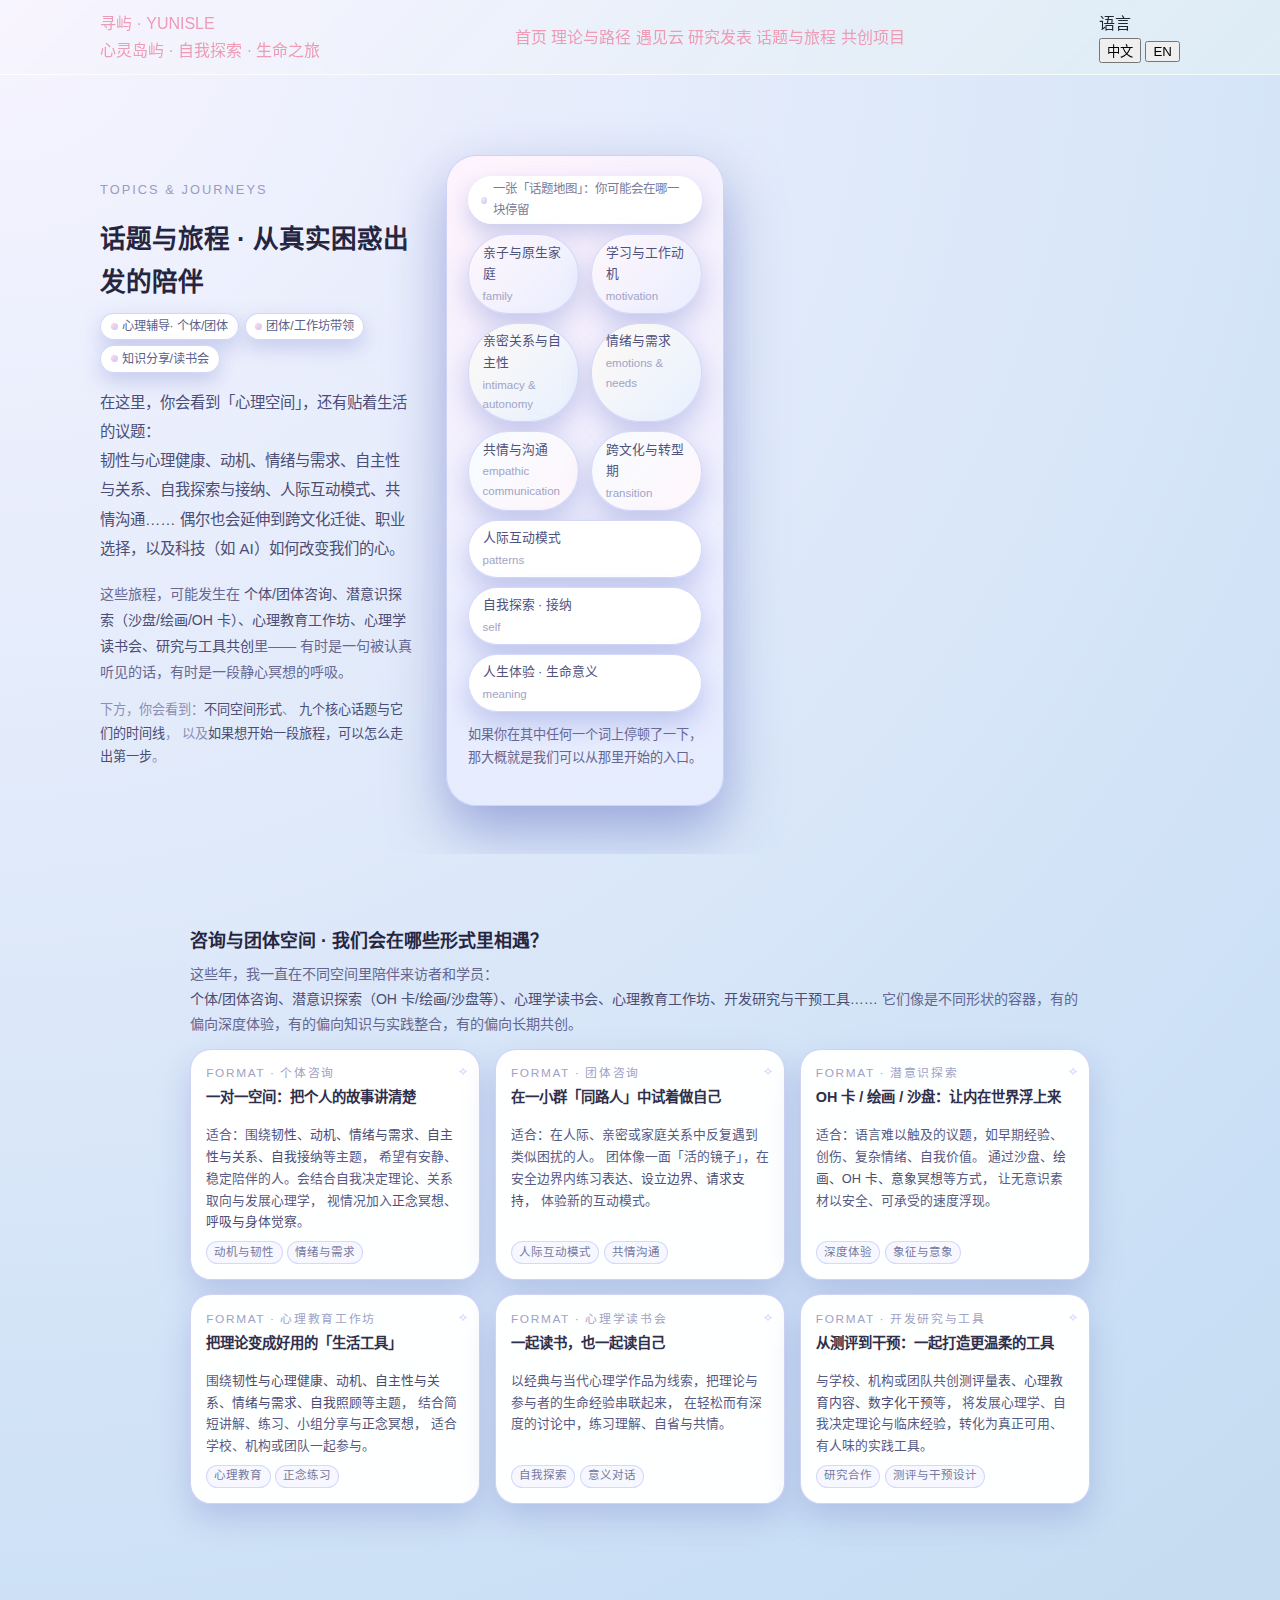
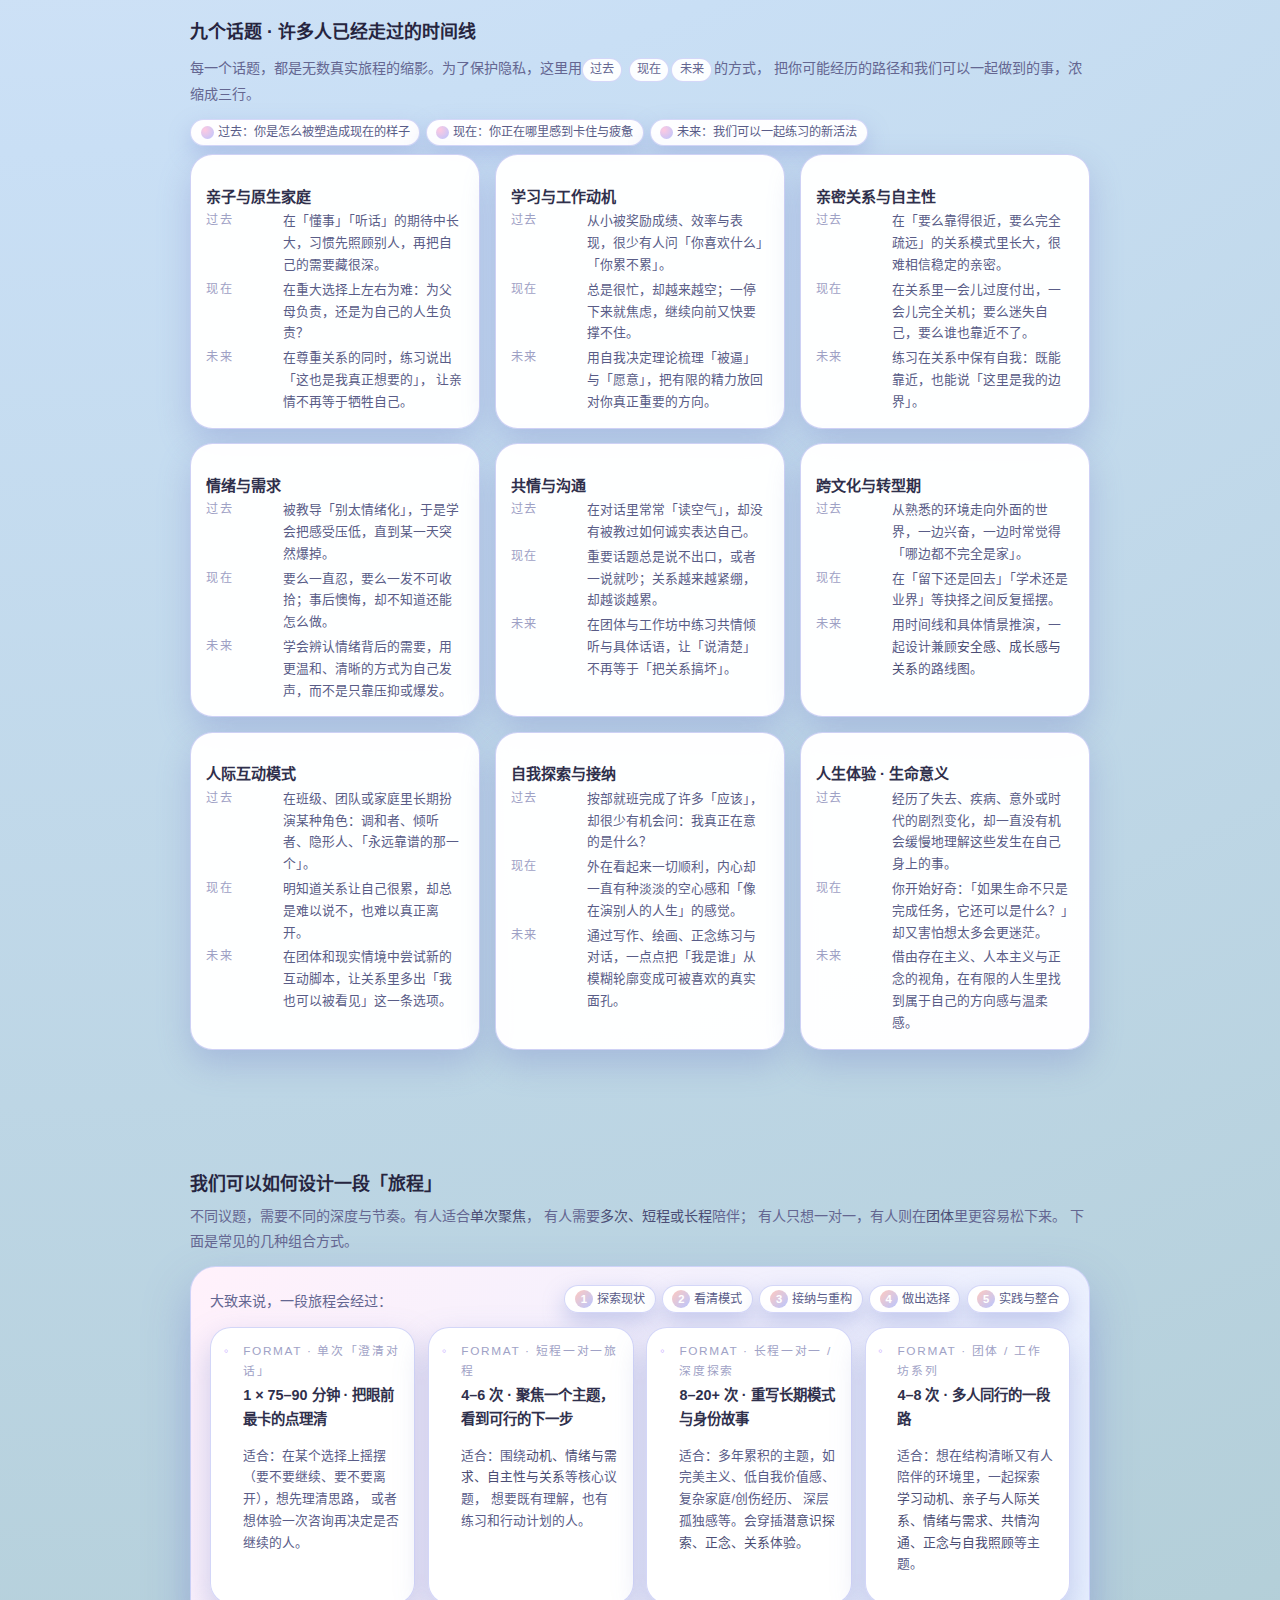
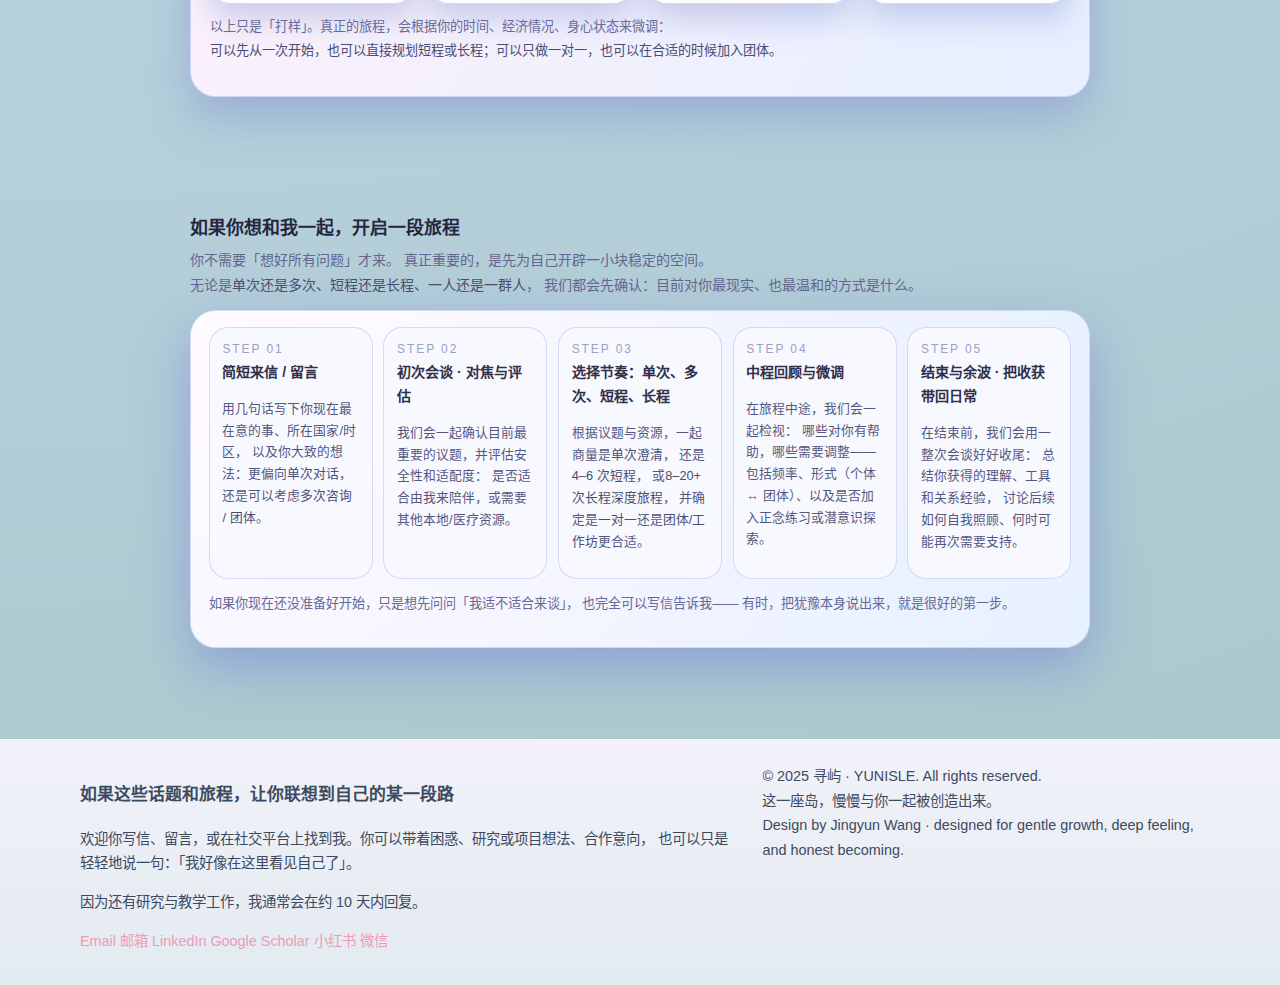
<file: topics.html>
<!DOCTYPE html>
<html lang="zh-CN" data-lang="zh">
  <head>
    <meta charset="UTF-8" />
    <meta
      name="viewport"
      content="width=device-width, initial-scale=1.0"
    />
    <title>话题与旅程 · 寻屿 Yunisle | Topics & Journeys</title>

    <link
      rel="preconnect"
      href="https://fonts.gstatic.com"
      crossorigin
    />
    <link
      href="https://fonts.googleapis.com/css2?family=Playfair+Display:wght@500;600&family=Inter:wght@300;400;500;600&display=swap"
      rel="stylesheet"
    />
    <link rel="stylesheet" href="style.css" />
    <script src="script.js" defer></script>

    <!-- topics.html 局部样式 -->
    <style>
      .hero-inner {
        padding-top: 5rem;
        padding-bottom: 3rem;
      }

      .hero-grid {
        display: grid;
        grid-template-columns: minmax(0, 1.8fr) minmax(0, 1.6fr);
        gap: 2.1rem;
        align-items: center;
      }

      @media (max-width: 960px) {
        .hero-grid {
          grid-template-columns: minmax(0, 1fr);
        }
      }

      .hero-kicker {
        font-size: 0.8rem;
        letter-spacing: 0.16em;
        text-transform: uppercase;
        color: #9a9cc1;
        margin-bottom: 0.3rem;
      }

      .hero-title {
        font-size: 1.6rem;
        font-weight: 600;
        margin-bottom: 0.4rem;
        color: #26253f;
      }

      .hero-subtitle {
        font-size: 0.96rem;
        line-height: 1.9;
        color: #4c4e77;
        margin-bottom: 0.3rem;
      }

      .hero-tagline {
        font-size: 0.88rem;
        line-height: 1.85;
        color: #676993;
        margin-bottom: 0.2rem;
      }

      .hero-note {
        font-size: 0.82rem;
        color: #8b8eb5;
        line-height: 1.8;
      }

      .emphasis {
        font-weight: 600;
        color: #26243f;
      }

      .emphasis-soft {
        font-weight: 500;
        color: #4b4d74;
      }

      .hero-role-row {
        display: flex;
        flex-wrap: wrap;
        gap: 0.35rem;
        margin: 0.5rem 0 0.3rem;
      }

      .hero-role-pill {
        display: inline-flex;
        align-items: center;
        gap: 0.25rem;
        padding: 0.14rem 0.6rem;
        border-radius: 999px;
        border: 1px solid rgba(210, 213, 248, 0.96);
        background: rgba(255, 255, 255, 0.98);
        font-size: 0.76rem;
        color: #5c5f8a;
        box-shadow: 0 8px 20px rgba(125, 138, 210, 0.35);
      }

      .hero-role-dot {
        width: 7px;
        height: 7px;
        border-radius: 999px;
        background: radial-gradient(circle at 30% 30%, #ffd2e5, #becbff);
      }

      /* 右侧 · 话题地图气泡（九个主题，整齐而有节奏） */
      .hero-topic-card {
        border-radius: 1.9rem;
        padding: 1.25rem 1.3rem 1.4rem;
        background: radial-gradient(circle at 15% 0%, #fff4fd, #e4ecff);
        border: 1px solid rgba(203, 209, 248, 0.95);
        box-shadow: 0 24px 55px rgba(118, 131, 201, 0.65);
      }

      .pill-label {
        display: inline-flex;
        align-items: center;
        gap: 0.35rem;
        padding: 0.16rem 0.8rem;
        border-radius: 999px;
        background: rgba(255, 255, 255, 0.96);
        box-shadow: 0 10px 22px rgba(143, 156, 212, 0.45);
        font-size: 0.78rem;
        color: #7a7c9b;
        margin-bottom: 0.65rem;
      }

      .pill-dot {
        width: 7px;
        height: 7px;
        border-radius: 999px;
        background: radial-gradient(circle at 30% 30%, #ffe3f0, #bac9ff);
      }

      .hero-bubble-wrap {
        display: grid;
        grid-template-columns: repeat(2, minmax(0, 1fr));
        gap: 0.55rem 0.75rem;
      }

      @media (max-width: 640px) {
        .hero-bubble-wrap {
          grid-template-columns: minmax(0, 1fr);
        }
      }

      .topic-bubble {
        position: relative;
        border-radius: 999px;
        background: rgba(255, 255, 255, 0.98);
        border: 1px solid rgba(210, 214, 249, 0.96);
        box-shadow: 0 12px 28px rgba(122, 136, 211, 0.4);
        padding: 0.4rem 0.85rem;
        font-size: 0.8rem;
        color: #4f527d;
      }

      .topic-bubble:nth-child(1),
      .topic-bubble:nth-child(2) {
        background: linear-gradient(
          135deg,
          rgba(255, 247, 252, 0.98),
          rgba(233, 237, 255, 0.98)
        );
      }

      .topic-bubble:nth-child(3),
      .topic-bubble:nth-child(4) {
        background: linear-gradient(
          135deg,
          rgba(255, 250, 245, 0.98),
          rgba(230, 240, 255, 0.98)
        );
      }

      .topic-bubble:nth-child(5),
      .topic-bubble:nth-child(6) {
        background: linear-gradient(
          135deg,
          rgba(246, 252, 255, 0.98),
          rgba(255, 246, 252, 0.98)
        );
      }

      .topic-bubble:nth-child(7),
      .topic-bubble:nth-child(8),
      .topic-bubble:nth-child(9) {
        grid-column: 1 / -1;
      }

      .topic-bubble span.en-hint {
        display: block;
        font-size: 0.72rem;
        color: #a1a4c7;
        margin-top: 2px;
      }

      .hero-topic-note {
        margin-top: 0.8rem;
        font-size: 0.82rem;
        color: #646691;
        line-height: 1.7;
      }

      /* section 通用 */
      .section {
        padding-top: 2.1rem;
        padding-bottom: 2.3rem;
      }

      .section-narrow {
        max-width: 900px;
        margin-inline: auto;
      }

      .section-title {
        font-size: 1.12rem;
        font-weight: 600;
        color: #26253f;
        margin-bottom: 0.3rem;
      }

      .section-subtitle {
        font-size: 0.88rem;
        color: #646691;
        line-height: 1.8;
        margin-bottom: 0.7rem;
      }

      .inline-bubble {
        display: inline-block;
        padding: 0.02rem 0.45rem;
        border-radius: 999px;
        background: rgba(255, 255, 255, 0.95);
        border: 1px solid rgba(210, 213, 248, 0.96);
        font-size: 0.76rem;
        margin-right: 0.15rem;
      }

      /* FORMAT · 咨询与团体空间 */
      .format-section {
        padding-top: 1.8rem;
        padding-bottom: 2.1rem;
      }

      .format-grid {
        display: grid;
        grid-template-columns: repeat(3, minmax(0, 1fr));
        gap: 0.9rem;
        margin-top: 0.4rem;
        align-items: stretch;
      }

      @media (max-width: 1050px) {
        .format-grid {
          grid-template-columns: repeat(2, minmax(0, 1fr));
        }
      }

      @media (max-width: 720px) {
        .format-grid {
          grid-template-columns: minmax(0, 1fr);
        }
      }

      .format-card {
        border-radius: 1.3rem;
        background: rgba(255, 255, 255, 0.98);
        border: 1px solid rgba(205, 209, 246, 0.96);
        box-shadow: 0 14px 32px rgba(118, 132, 199, 0.33);
        padding: 0.85rem 0.95rem 0.95rem;
        position: relative;
        overflow: hidden;
        display: flex;
        flex-direction: column;
      }

      .format-card::before {
        content: "⟡";
        position: absolute;
        right: 0.75rem;
        top: 0.7rem;
        font-size: 0.78rem;
        color: rgba(189, 171, 255, 0.6);
      }

      .format-label {
        font-size: 0.74rem;
        letter-spacing: 0.14em;
        text-transform: uppercase;
        color: #a0a2c6;
        margin-bottom: 0.1rem;
      }

      .format-title {
        font-size: 0.9rem;
        font-weight: 600;
        color: #2f2f4b;
        margin-bottom: 0.12rem;
      }

      .format-title-en {
        font-size: 0.8rem;
        color: #6a6c96;
        margin-bottom: 0.25rem;
      }

      .format-text {
        font-size: 0.8rem;
        color: #575a84;
        line-height: 1.7;
        margin-bottom: 0.18rem;
      }

      .format-tags {
        display: flex;
        flex-wrap: wrap;
        gap: 0.28rem;
        margin-top: auto;
        padding-top: 0.3rem;
      }

      .format-tag {
        font-size: 0.72rem;
        padding: 0.05rem 0.45rem;
        border-radius: 999px;
        border: 1px solid rgba(210, 214, 249, 0.9);
        background: rgba(247, 248, 255, 0.97);
        color: #7578a0;
      }

      /* PART · 话题 × 时间线旅程（合并版） */
      .topic-journey-section {
        padding-top: 2.2rem;
        padding-bottom: 2.5rem;
      }

      .tj-header-row {
        display: flex;
        flex-wrap: wrap;
        align-items: center;
        justify-content: space-between;
        gap: 0.6rem;
        margin-bottom: 0.7rem;
      }

      .tj-timeline-pills {
        display: flex;
        flex-wrap: wrap;
        gap: 0.35rem;
      }

      .tj-pill {
        display: inline-flex;
        align-items: center;
        gap: 0.25rem;
        padding: 0.16rem 0.6rem;
        border-radius: 999px;
        border: 1px solid rgba(210, 213, 248, 0.96);
        background: rgba(255, 255, 255, 0.97);
        font-size: 0.76rem;
        color: #595c88;
        box-shadow: 0 9px 22px rgba(123, 137, 210, 0.35);
      }

      .tj-pill span.dot {
        width: 13px;
        height: 13px;
        border-radius: 999px;
        background: radial-gradient(circle at 30% 30%, #ffc9e0, #b9c6ff);
      }

      .tj-grid {
        display: grid;
        grid-template-columns: repeat(3, minmax(0, 1fr));
        gap: 0.9rem;
        margin-top: 0.5rem;
      }

      @media (max-width: 1050px) {
        .tj-grid {
          grid-template-columns: repeat(2, minmax(0, 1fr));
        }
      }

      @media (max-width: 720px) {
        .tj-grid {
          grid-template-columns: minmax(0, 1fr);
        }
      }

      .tj-card {
        border-radius: 1.4rem;
        background: rgba(255, 255, 255, 0.98);
        border: 1px solid rgba(204, 207, 245, 0.96);
        box-shadow: 0 14px 32px rgba(118, 132, 199, 0.33);
        padding: 0.85rem 0.95rem 0.95rem;
      }

      .tj-topic-title {
        font-size: 0.94rem;
        font-weight: 600;
        color: #2f2f4b;
        margin-bottom: 0.05rem;
      }

      .tj-topic-title-en {
        font-size: 0.8rem;
        color: #6a6c96;
        margin-bottom: 0.3rem;
      }

      .tj-rows {
        display: grid;
        grid-template-columns: minmax(0, 1fr);
        gap: 0.2rem;
      }

      .tj-row {
        display: grid;
        grid-template-columns: 70px minmax(0, 1fr);
        gap: 0.4rem;
        align-items: flex-start;
        font-size: 0.8rem;
        color: #595c87;
      }

      .tj-row-label {
        font-size: 0.76rem;
        color: #9fa1c5;
        text-transform: uppercase;
        letter-spacing: 0.12em;
      }

      .tj-row-label span.cn {
        display: block;
        font-size: 0.76rem;
        color: #9fa1c5;
      }

      .tj-row-text {
        line-height: 1.7;
      }

      /* 旅程设计 */
      .journey-section {
        padding-top: 2.2rem;
        padding-bottom: 2.5rem;
      }

      .journey-layout {
        border-radius: 1.6rem;
        background: linear-gradient(120deg, #fff1fb, #e6f0ff);
        box-shadow: 0 20px 46px rgba(120, 133, 205, 0.46);
        border: 1px solid rgba(204, 209, 248, 0.96);
        padding: 1.1rem 1.2rem 1.25rem;
      }

      .journey-header-row {
        display: flex;
        flex-wrap: wrap;
        align-items: center;
        justify-content: space-between;
        gap: 0.7rem;
        margin-bottom: 0.8rem;
      }

      .journey-flow-pills {
        display: flex;
        flex-wrap: wrap;
        gap: 0.4rem;
      }

      .journey-flow-pill {
        display: inline-flex;
        align-items: center;
        gap: 0.25rem;
        padding: 0.18rem 0.6rem;
        border-radius: 999px;
        background: rgba(255, 255, 255, 0.98);
        border: 1px solid rgba(210, 213, 248, 0.96);
        font-size: 0.76rem;
        color: #595c89;
        box-shadow: 0 9px 22px rgba(125, 139, 210, 0.4);
      }

      .journey-flow-number {
        width: 18px;
        height: 18px;
        border-radius: 999px;
        background: linear-gradient(135deg, #ffc9bf, #b9c6ff);
        display: inline-flex;
        align-items: center;
        justify-content: center;
        font-size: 0.7rem;
        color: #fff;
        font-weight: 600;
      }

      .journey-timeline {
        display: grid;
        grid-template-columns: repeat(4, minmax(0, 1fr));
        gap: 0.8rem;
        margin-top: 0.5rem;
      }

      @media (max-width: 960px) {
        .journey-timeline {
          grid-template-columns: repeat(2, minmax(0, 1fr));
        }
      }

      @media (max-width: 720px) {
        .journey-timeline {
          grid-template-columns: minmax(0, 1fr);
        }
      }

      .journey-node {
        border-radius: 1.3rem;
        background: rgba(255, 255, 255, 0.98);
        border: 1px solid rgba(209, 212, 248, 0.96);
        box-shadow: 0 14px 32px rgba(117, 130, 200, 0.36);
        padding: 0.85rem 0.9rem 0.95rem;
        position: relative;
      }

      .journey-node::before {
        content: "◦";
        position: absolute;
        left: 0.8rem;
        top: 0.75rem;
        color: #c4a3ff;
        font-size: 0.8rem;
      }

      .journey-node-label {
        font-size: 0.74rem;
        text-transform: uppercase;
        letter-spacing: 0.14em;
        color: #a0a2c6;
        margin-bottom: 0.08rem;
        padding-left: 1.1rem;
      }

      .journey-node-title {
        font-size: 0.9rem;
        font-weight: 600;
        color: #2f304c;
        margin-bottom: 0.14rem;
        padding-left: 1.1rem;
      }

      .journey-node-text {
        font-size: 0.8rem;
        color: #595c88;
        line-height: 1.7;
        padding-left: 1.1rem;
      }

      .journey-note {
        margin-top: 0.7rem;
        font-size: 0.82rem;
        color: #686a96;
        line-height: 1.8;
      }

      /* 开启旅程 · 流光感 CTA */
      .flow-section {
        padding-top: 2rem;
        padding-bottom: 2.6rem;
      }

      .collab-flow {
        border-radius: 1.6rem;
        border: 1px solid rgba(210, 214, 249, 0.96);
        background: radial-gradient(circle at 0% 0%, #fff7ff, #e6f1ff);
        box-shadow: 0 20px 52px rgba(114, 129, 214, 0.55);
        padding: 1rem 1.1rem 1.15rem;
        position: relative;
        overflow: hidden;
      }

      .collab-flow::before {
        content: "";
        position: absolute;
        inset: -40%;
        background: radial-gradient(
          circle at 10% 0%,
          rgba(255, 255, 255, 0.7),
          transparent 55%
        );
        opacity: 0.9;
        pointer-events: none;
      }

      .flow-row {
        display: grid;
        grid-template-columns: repeat(5, minmax(0, 1fr));
        gap: 0.65rem;
        position: relative;
        z-index: 1;
      }

      @media (max-width: 1050px) {
        .flow-row {
          grid-template-columns: repeat(3, minmax(0, 1fr));
        }
      }

      @media (max-width: 720px) {
        .flow-row {
          grid-template-columns: minmax(0, 1fr);
        }
      }

      .flow-step {
        border-radius: 1.2rem;
        border: 1px solid rgba(210, 214, 249, 0.96);
        background: rgba(248, 249, 255, 0.96);
        padding: 0.7rem 0.8rem 0.8rem;
        font-size: 0.8rem;
        color: #555782;
        line-height: 1.7;
        position: relative;
      }

      .flow-step-number {
        font-size: 0.75rem;
        letter-spacing: 0.16em;
        text-transform: uppercase;
        color: #9d9fc4;
        margin-bottom: 0.12rem;
      }

      .flow-step-title {
        font-size: 0.88rem;
        font-weight: 600;
        color: #2f304b;
        margin-bottom: 0.1rem;
      }

      .flow-note {
        margin-top: 0.8rem;
        font-size: 0.82rem;
        color: #676996;
        line-height: 1.8;
        position: relative;
        z-index: 1;
      }
    </style>
  </head>

  <body>
    <div class="page-aura"></div>
    <div class="page-wrapper">
      <!-- 顶部导航 -->
      <header class="site-header">
        <div class="container site-header-inner">
          <a href="index.html" class="brand">
            <div class="brand-mark">
              <div class="brand-initial"></div>
            </div>
            <div>
              <div class="brand-text-main">寻屿 · YUNISLE</div>
              <div class="brand-text-sub lang-zh">
                心灵岛屿 · 自我探索 · 生命之旅
              </div>
              <div class="brand-text-sub lang-en">
                Inner isles of becoming
              </div>
            </div>
          </a>

          <nav class="site-nav">
            <a href="index.html">
              <span class="nav-label-cn lang-zh">首页</span>
              <span class="nav-label-en lang-en">Home</span>
            </a>
            <a href="theory.html">
              <span class="nav-label-cn lang-zh">理论与路径</span>
              <span class="nav-label-en lang-en">Theory & Methods</span>
            </a>
            <a href="meet-yun.html">
              <span class="nav-label-cn lang-zh">遇见云</span>
              <span class="nav-label-en lang-en">Meet Yun</span>
            </a>
            <a href="research.html">
              <span class="nav-label-cn lang-zh">研究发表</span>
              <span class="nav-label-en lang-en">Research</span>
            </a>
            <a href="topics.html">
              <span class="nav-label-cn lang-zh">话题与旅程</span>
              <span class="nav-label-en lang-en">Topics</span>
            </a>
            <a href="projects.html">
              <span class="nav-label-cn lang-zh">共创项目</span>
              <span class="nav-label-en lang-en">Projects</span>
            </a>
          </nav>

          <div class="lang-toggle">
            <span class="lang-toggle-label lang-zh">语言</span>
            <span class="lang-toggle-label lang-en">Language</span>
            <div class="lang-toggle-buttons">
              <button id="lang-zh" class="lang-btn">中文</button>
              <button id="lang-en" class="lang-btn">EN</button>
            </div>
          </div>
        </div>
      </header>

      <main>
        <!-- HERO · 话题与旅程 -->
        <section class="hero hero-inner">
          <div class="container hero-grid">
            <div>
              <div class="hero-kicker">
                <span class="lang-zh">TOPICS & JOURNEYS</span>
                <span class="lang-en">TOPICS & JOURNEYS</span>
              </div>
              <h1 class="hero-title">
                <span class="lang-zh">话题与旅程 · 从真实困惑出发的陪伴</span>
                <span class="lang-en">Topics & journeys · starting from real questions</span>
              </h1>

              <div class="hero-role-row">
                <span class="hero-role-pill">
                  <span class="hero-role-dot"></span>
                  <span class="lang-zh">心理辅导· 个体/团体</span>
                  <span class="lang-en">Counselling · individual / group</span>
                </span>
                <span class="hero-role-pill">
                  <span class="hero-role-dot"></span>
                  <span class="lang-zh">团体/工作坊带领</span>
                  <span class="lang-en">Group & workshop </span>
                </span>
                <span class="hero-role-pill">
                  <span class="hero-role-dot"></span>
                  <span class="lang-zh">知识分享/读书会</span>
                  <span class="lang-en">Reading club</span>
                </span>
              </div>

              <p class="hero-subtitle lang-zh">
                在这里，你会看到「心理空间」，还有贴着生活的议题：<br />
                <span class="emphasis-soft">
                  韧性与心理健康、动机、情绪与需求、自主性与关系、自我探索与接纳、人际互动模式、共情沟通……
                </span>
                偶尔也会延伸到跨文化迁徙、职业选择，以及科技（如 AI）如何改变我们的心。
              </p>
              <p class="hero-subtitle lang-en">
                Here you won’t find vague slogans, but real-life themes:
                <span class="emphasis-soft">
                  resilience and mental health, motivation, emotions and needs, autonomy and relationships,
                  self-exploration and acceptance, interpersonal patterns, and empathic communication –
                </span>
                sometimes reaching into cross-cultural life, career decisions, and how technology (including AI)
                shapes our inner world.
              </p>

              <p class="hero-tagline lang-zh">
                这些旅程，可能发生在
                <span class="emphasis-soft">个体/团体咨询、潜意识探索（沙盘/绘画/OH 卡）、心理教育工作坊、心理学读书会、研究与工具共创</span>里——
                有时是一句被认真听见的话，有时是一段静心冥想的呼吸。
              </p>
              <p class="hero-tagline lang-en">
                These journeys may unfold in
                <span class="emphasis-soft">
                  individual or group sessions, unconscious exploration (sandplay, drawing, OH-cards),
                  workshops, reading circles, or co-created research tools
                </span> – sometimes through one sentence that lands, sometimes through a quiet mindfulness practice.
              </p>

              <p class="hero-note lang-zh">
                下方，你会看到：<span class="emphasis-soft">不同空间形式</span>、
                <span class="emphasis-soft">九个核心话题与它们的时间线</span>，
                以及<span class="emphasis-soft">如果想开始一段旅程，可以怎么走出第一步</span>。
              </p>
              <p class="hero-note lang-en">
                Below you’ll find
                <span class="emphasis-soft">spaces we might meet in</span>,
                <span class="emphasis-soft">nine key topics across time</span>,
                and <span class="emphasis-soft">how to take a first step if you’d like to start</span>.
              </p>
            </div>

            <div class="hero-topic-card">
              <div class="pill-label">
                <span class="pill-dot"></span>
                <span class="lang-zh">一张「话题地图」：你可能会在哪一块停留</span>
                <span class="lang-en">A topic map · where you might pause</span>
              </div>
              <div class="hero-bubble-wrap">
                <div class="topic-bubble">
                  <span class="lang-zh">亲子与原生家庭</span>
                  <span class="lang-en" style="display:none;">Parents & family of origin</span>
                  <span class="en-hint">family</span>
                </div>
                <div class="topic-bubble">
                  <span class="lang-zh">学习与工作动机</span>
                  <span class="lang-en" style="display:none;">Study & work motivation</span>
                  <span class="en-hint">motivation</span>
                </div>
                <div class="topic-bubble">
                  <span class="lang-zh">亲密关系与自主性</span>
                  <span class="lang-en" style="display:none;">Intimacy & autonomy</span>
                  <span class="en-hint">intimacy & autonomy</span>
                </div>
                <div class="topic-bubble">
                  <span class="lang-zh">情绪与需求</span>
                  <span class="lang-en" style="display:none;">Emotions & needs</span>
                  <span class="en-hint">emotions & needs</span>
                </div>
                <div class="topic-bubble">
                  <span class="lang-zh">共情与沟通</span>
                  <span class="lang-en" style="display:none;">Empathy & communication</span>
                  <span class="en-hint">empathic communication</span>
                </div>
                <div class="topic-bubble">
                  <span class="lang-zh">跨文化与转型期</span>
                  <span class="lang-en" style="display:none;">Cross-cultural & transitions</span>
                  <span class="en-hint">transition</span>
                </div>
                <div class="topic-bubble">
                  <span class="lang-zh">人际互动模式</span>
                  <span class="lang-en" style="display:none;">Interpersonal patterns</span>
                  <span class="en-hint">patterns</span>
                </div>
                <div class="topic-bubble">
                  <span class="lang-zh">自我探索 · 接纳</span>
                  <span class="lang-en" style="display:none;">Self-exploration & acceptance</span>
                  <span class="en-hint">self</span>
                </div>
                <div class="topic-bubble">
                  <span class="lang-zh">人生体验 · 生命意义</span>
                  <span class="lang-en" style="display:none;">Life experience & meaning</span>
                  <span class="en-hint">meaning</span>
                </div>
              </div>
              <p class="hero-topic-note lang-zh">
                如果你在其中任何一个词上停顿了一下，那大概就是我们可以从那里开始的入口。
              </p>
              <p class="hero-topic-note lang-en">
                If any of these words makes you pause, that’s usually a good place to begin.
              </p>
            </div>
          </div>
        </section>

        <!-- PART · 咨询与团体空间：我们会在哪些形式里相遇？ -->
        <section class="section format-section">
          <div class="container section-narrow">
            <div class="section-title">
              <span class="lang-zh">咨询与团体空间 · 我们会在哪些形式里相遇？</span>
              <span class="lang-en">Spaces we meet in · formats of the journey</span>
            </div>
            <p class="section-subtitle lang-zh">
              这些年，我一直在不同空间里陪伴来访者和学员：<br />
              <span class="emphasis-soft">
                个体/团体咨询、潜意识探索（OH 卡/绘画/沙盘等）、心理学读书会、心理教育工作坊、开发研究与干预工具……
              </span>
              它们像是不同形状的容器，有的偏向深度体验，有的偏向知识与实践整合，有的偏向长期共创。
            </p>
            <p class="section-subtitle lang-en">
              Over the years I’ve supported people through
              <span class="emphasis-soft">
                individual and group counselling, unconscious exploration (OH-cards, drawing, sandplay),
                reading circles, psychoeducational workshops, and the development of research and intervention tools
              </span>.
              Each is a different container – some for deep experience, some for learning and practice,
              some for long-term co-creation.
            </p>

            <div class="format-grid">
              <!-- Individual counselling -->
              <div class="format-card">
                <div class="format-label">
                  <span class="lang-zh">FORMAT · 个体咨询</span>
                  <span class="lang-en">FORMAT · Individual counselling</span>
                </div>
                <div class="format-title lang-zh">
                  一对一空间：把个人的故事讲清楚
                </div>
                <div class="format-title-en lang-en">
                  One-to-one: telling your story in full sentences
                </div>
                <p class="format-text lang-zh">
                  适合：围绕<span class="emphasis-soft">韧性、动机、情绪与需求、自主性与关系、自我接纳</span>等主题，
                  希望有安静、稳定陪伴的人。会结合自我决定理论、关系取向与发展心理学，
                  视情况加入<span class="emphasis-soft">正念冥想、呼吸与身体觉察</span>。
                </p>
                <p class="format-text lang-en">
                  For work around
                  <span class="emphasis-soft">resilience, motivation, emotions and needs, autonomy, and self-acceptance</span>.
                  We draw on SDT, relational and developmental perspectives and may integrate
                  <span class="emphasis-soft">mindfulness, breath, and body awareness</span>.
                </p>
                <div class="format-tags">
                  <span class="format-tag lang-zh">动机与韧性</span>
                  <span class="format-tag lang-zh">情绪与需求</span>
                  <span class="format-tag lang-en" style="display:none;">motivation</span>
                </div>
              </div>

              <!-- Group counselling -->
              <div class="format-card">
                <div class="format-label">
                  <span class="lang-zh">FORMAT · 团体咨询</span>
                  <span class="lang-en">FORMAT · Group counselling</span>
                </div>
                <div class="format-title lang-zh">
                  在一小群「同路人」中试着做自己
                </div>
                <div class="format-title-en lang-en">
                  Practising being yourself among fellow travellers
                </div>
                <p class="format-text lang-zh">
                  适合：在人际、亲密或家庭关系中反复遇到类似困扰的人。
                  团体像一面「活的镜子」，在安全边界内练习<span class="emphasis-soft">表达、设立边界、请求支持</span>，
                  体验新的互动模式。
                </p>
                <p class="format-text lang-en">
                  For recurring struggles in relationships.
                  A group becomes a “living mirror” where you safely practise
                  <span class="emphasis-soft">speaking up, setting boundaries, and asking for support</span>.
                </p>
                <div class="format-tags">
                  <span class="format-tag lang-zh">人际互动模式</span>
                  <span class="format-tag lang-zh">共情沟通</span>
                  <span class="format-tag lang-en" style="display:none;">interpersonal</span>
                </div>
              </div>

              <!-- Unconscious exploration -->
              <div class="format-card">
                <div class="format-label">
                  <span class="lang-zh">FORMAT · 潜意识探索</span>
                  <span class="lang-en">FORMAT · Unconscious exploration</span>
                </div>
                <div class="format-title lang-zh">
                  OH 卡 / 绘画 / 沙盘：让内在世界浮上来
                </div>
                <div class="format-title-en lang-en">
                  OH-cards, drawing, sandplay: bringing the inner world to light
                </div>
                <p class="format-text lang-zh">
                  适合：语言难以触及的议题，如早期经验、创伤、复杂情绪、自我价值。
                  通过<span class="emphasis-soft">沙盘、绘画、OH 卡、意象冥想</span>等方式，
                  让无意识素材以安全、可承受的速度浮现。
                </p>
                <p class="format-text lang-en">
                  For themes that are hard to put into words – early experiences, trauma, complex feelings.
                  We use <span class="emphasis-soft">sandplay, drawing, OH-cards, imagery and mindfulness</span>
                  to let unconscious material surface at a tolerable pace.
                </p>
                <div class="format-tags">
                  <span class="format-tag lang-zh">深度体验</span>
                  <span class="format-tag lang-zh">象征与意象</span>
                  <span class="format-tag lang-en" style="display:none;">depth work</span>
                </div>
              </div>

              <!-- Psychoeducational workshops -->
              <div class="format-card">
                <div class="format-label">
                  <span class="lang-zh">FORMAT · 心理教育工作坊</span>
                  <span class="lang-en">FORMAT · Psychoeducational workshops</span>
                </div>
                <div class="format-title lang-zh">
                  把理论变成好用的「生活工具」
                </div>
                <div class="format-title-en lang-en">
                  Turning theory into everyday tools
                </div>
                <p class="format-text lang-zh">
                  围绕<span class="emphasis-soft">韧性与心理健康、动机、自主性与关系、情绪与需求、自我照顾</span>等主题，
                  结合简短讲解、练习、小组分享与<span class="emphasis-soft">正念冥想</span>，
                  适合学校、机构或团队一起参与。
                </p>
                <p class="format-text lang-en">
                  Themed around
                  <span class="emphasis-soft">
                    resilience, mental health, motivation, autonomy, emotions and needs, and self-care
                  </span>,
                  with teaching, exercises, sharing, and brief mindfulness practices. Suitable for schools and organisations.
                </p>
                <div class="format-tags">
                  <span class="format-tag lang-zh">心理教育</span>
                  <span class="format-tag lang-zh">正念练习</span>
                  <span class="format-tag lang-en" style="display:none;">psychoeducation</span>
                </div>
              </div>

              <!-- Reading circles -->
              <div class="format-card">
                <div class="format-label">
                  <span class="lang-zh">FORMAT · 心理学读书会</span>
                  <span class="lang-en">FORMAT · Psychology reading circles</span>
                </div>
                <div class="format-title lang-zh">
                  一起读书，也一起读自己
                </div>
                <div class="format-title-en lang-en">
                  Reading books, and reading ourselves
                </div>
                <p class="format-text lang-zh">
                  以经典与当代心理学作品为线索，把理论与参与者的生命经验串联起来，
                  在轻松而有深度的讨论中，练习理解、自省与共情。
                </p>
                <p class="format-text lang-en">
                  Using classic and contemporary texts as a thread,
                  we link theory with lived stories, practising understanding, self-reflection, and empathy.
                </p>
                <div class="format-tags">
                  <span class="format-tag lang-zh">自我探索</span>
                  <span class="format-tag lang-zh">意义对话</span>
                  <span class="format-tag lang-en" style="display:none;">meaning</span>
                </div>
              </div>

              <!-- Research / tools -->
              <div class="format-card">
                <div class="format-label">
                  <span class="lang-zh">FORMAT · 开发研究与工具</span>
                  <span class="lang-en">FORMAT · Research & tool design</span>
                </div>
                <div class="format-title lang-zh">
                  从测评到干预：一起打造更温柔的工具
                </div>
                <div class="format-title-en lang-en">
                  From assessment to intervention · designing gentler tools
                </div>
                <p class="format-text lang-zh">
                  与学校、机构或团队共创<span class="emphasis-soft">测评量表、心理教育内容、数字化干预</span>等，
                  将发展心理学、自我决定理论与临床经验，转化为真正可用、有人味的实践工具。
                </p>
                <p class="format-text lang-en">
                  Co-creating <span class="emphasis-soft">assessment scales, psychoeducation, and digital interventions</span>
                  with schools and organisations, bringing developmental, SDT, and clinical insights into usable,
                  human-centred tools.
                </p>
                <div class="format-tags">
                  <span class="format-tag lang-zh">研究合作</span>
                  <span class="format-tag lang-zh">测评与干预设计</span>
                  <span class="format-tag lang-en" style="display:none;">research collaboration</span>
                </div>
              </div>
            </div>
          </div>
        </section>

        <!-- PART · 常见话题 × 已走过的旅程（时间线排序） -->
        <section class="section topic-journey-section">
          <div class="container section-narrow">
            <div class="section-title">
              <span class="lang-zh">九个话题 · 许多人已经走过的时间线</span>
              <span class="lang-en">Nine themes · timelines many have walked</span>
            </div>
            <div class="tj-header-row">
              <p class="section-subtitle lang-zh" style="margin-bottom:0;">
                每一个话题，都是无数真实旅程的缩影。为了保护隐私，这里用<span class="inline-bubble lang-zh">过去</span>
                <span class="inline-bubble lang-zh">现在</span><span class="inline-bubble lang-zh">未来</span>的方式，
                把你可能经历的路径和我们可以一起做到的事，浓缩成三行。
              </p>
              <p class="section-subtitle lang-en" style="margin-bottom:0;">
                Each theme distils many real journeys. To keep them anonymous, we use
                <span class="inline-bubble lang-en">past</span>
                <span class="inline-bubble lang-en">present</span>
                <span class="inline-bubble lang-en">future</span>
                to sketch where people come from, where they stand now, and what we can move toward.
              </p>
            </div>

            <div class="tj-timeline-pills">
              <span class="tj-pill">
                <span class="dot"></span>
                <span class="lang-zh">过去：你是怎么被塑造成现在的样子</span>
                <span class="lang-en">Past · how you were shaped</span>
              </span>
              <span class="tj-pill">
                <span class="dot"></span>
                <span class="lang-zh">现在：你正在哪里感到卡住与疲惫</span>
                <span class="lang-en">Present · where it hurts now</span>
              </span>
              <span class="tj-pill">
                <span class="dot"></span>
                <span class="lang-zh">未来：我们可以一起练习的新活法</span>
                <span class="lang-en">Future · new ways of living</span>
              </span>
            </div>

            <div class="tj-grid">
              <!-- 1 亲子与原生家庭 -->
              <article class="tj-card">
                <h3 class="tj-topic-title lang-zh">亲子与原生家庭</h3>
                <h3 class="tj-topic-title-en lang-en">
                  Parents & family of origin
                </h3>
                <div class="tj-rows">
                  <div class="tj-row">
                    <div class="tj-row-label">
                      <span class="cn lang-zh">过去</span>
                      <span class="cn lang-en">Past</span>
                    </div>
                    <div class="tj-row-text lang-zh">
                      在「懂事」「听话」的期待中长大，习惯先照顾别人，再把自己的需要藏很深。
                    </div>
                    <div class="tj-row-text lang-en">
                      Growing up under “be good” expectations, caring for others first and hiding your own needs.
                    </div>
                  </div>
                  <div class="tj-row">
                    <div class="tj-row-label">
                      <span class="cn lang-zh">现在</span>
                      <span class="cn lang-en">Now</span>
                    </div>
                    <div class="tj-row-text lang-zh">
                      在重大选择上左右为难：为父母负责，还是为自己的人生负责？
                    </div>
                    <div class="tj-row-text lang-en">
                      Feeling torn in big decisions: responsible to parents, or to your own life?
                    </div>
                  </div>
                  <div class="tj-row">
                    <div class="tj-row-label">
                      <span class="cn lang-zh">未来</span>
                      <span class="cn lang-en">Future</span>
                    </div>
                    <div class="tj-row-text lang-zh">
                      在尊重关系的同时，练习说出「这也是我真正想要的」，
                      让亲情不再等于牺牲自己。
                    </div>
                    <div class="tj-row-text lang-en">
                      Honouring family while saying “this is what I truly want,”
                      letting love mean more than self-sacrifice.
                    </div>
                  </div>
                </div>
              </article>

              <!-- 2 动机 -->
              <article class="tj-card">
                <h3 class="tj-topic-title lang-zh">学习与工作动机</h3>
                <h3 class="tj-topic-title-en lang-en">
                  Study & work motivation
                </h3>
                <div class="tj-rows">
                  <div class="tj-row">
                    <div class="tj-row-label">
                      <span class="cn lang-zh">过去</span>
                      <span class="cn lang-en">Past</span>
                    </div>
                    <div class="tj-row-text lang-zh">
                      从小被奖励成绩、效率与表现，很少有人问「你喜欢什么」「你累不累」。
                    </div>
                    <div class="tj-row-text lang-en">
                      Being rewarded for performance and efficiency, rarely asked what you enjoy or how tired you are.
                    </div>
                  </div>
                  <div class="tj-row">
                    <div class="tj-row-label">
                      <span class="cn lang-zh">现在</span>
                      <span class="cn lang-en">Now</span>
                    </div>
                    <div class="tj-row-text lang-zh">
                      总是很忙，却越来越空；一停下来就焦虑，继续向前又快要撑不住。
                    </div>
                    <div class="tj-row-text lang-en">
                      Constantly busy yet hollow; anxious when you pause, near collapse when you continue.
                    </div>
                  </div>
                  <div class="tj-row">
                    <div class="tj-row-label">
                      <span class="cn lang-zh">未来</span>
                      <span class="cn lang-en">Future</span>
                    </div>
                    <div class="tj-row-text lang-zh">
                      用自我决定理论梳理「被逼」与「愿意」，把有限的精力放回对你真正重要的方向。
                    </div>
                    <div class="tj-row-text lang-en">
                      Using SDT to sort “forced” from “willing,” investing limited energy in what truly matters to you.
                    </div>
                  </div>
                </div>
              </article>

              <!-- 3 亲密-自主 -->
              <article class="tj-card">
                <h3 class="tj-topic-title lang-zh">亲密关系与自主性</h3>
                <h3 class="tj-topic-title-en lang-en">
                  Intimacy & autonomy
                </h3>
                <div class="tj-rows">
                  <div class="tj-row">
                    <div class="tj-row-label">
                      <span class="cn lang-zh">过去</span>
                      <span class="cn lang-en">Past</span>
                    </div>
                    <div class="tj-row-text lang-zh">
                      在「要么靠得很近，要么完全疏远」的关系模式里长大，很难相信稳定的亲密。
                    </div>
                    <div class="tj-row-text lang-en">
                      Growing up with all-or-nothing closeness, finding stable intimacy hard to trust.
                    </div>
                  </div>
                  <div class="tj-row">
                    <div class="tj-row-label">
                      <span class="cn lang-zh">现在</span>
                      <span class="cn lang-en">Now</span>
                    </div>
                    <div class="tj-row-text lang-zh">
                      在关系里一会儿过度付出，一会儿完全关机；要么迷失自己，要么谁也靠近不了。
                    </div>
                    <div class="tj-row-text lang-en">
                      Swinging between over-giving and shutting down, either losing yourself or keeping everyone away.
                    </div>
                  </div>
                  <div class="tj-row">
                    <div class="tj-row-label">
                      <span class="cn lang-zh">未来</span>
                      <span class="cn lang-en">Future</span>
                    </div>
                    <div class="tj-row-text lang-zh">
                      练习在关系中保有自我：既能靠近，也能说「这里是我的边界」。
                    </div>
                    <div class="tj-row-text lang-en">
                      Practising staying yourself in relationships: able to come close while saying “this is my boundary.”
                    </div>
                  </div>
                </div>
              </article>

              <!-- 4 情绪与需求 -->
              <article class="tj-card">
                <h3 class="tj-topic-title lang-zh">情绪与需求</h3>
                <h3 class="tj-topic-title-en lang-en">Emotions & needs</h3>
                <div class="tj-rows">
                  <div class="tj-row">
                    <div class="tj-row-label">
                      <span class="cn lang-zh">过去</span>
                      <span class="cn lang-en">Past</span>
                    </div>
                    <div class="tj-row-text lang-zh">
                      被教导「别太情绪化」，于是学会把感受压低，直到某一天突然爆掉。
                    </div>
                    <div class="tj-row-text lang-en">
                      Taught not to be “too emotional,” you learned to push feelings down until they erupt.
                    </div>
                  </div>
                  <div class="tj-row">
                    <div class="tj-row-label">
                      <span class="cn lang-zh">现在</span>
                      <span class="cn lang-en">Now</span>
                    </div>
                    <div class="tj-row-text lang-zh">
                      要么一直忍，要么一发不可收拾；事后懊悔，却不知道还能怎么做。
                    </div>
                    <div class="tj-row-text lang-en">
                      Either constantly enduring or losing control, then regretting it without knowing alternatives.
                    </div>
                  </div>
                  <div class="tj-row">
                    <div class="tj-row-label">
                      <span class="cn lang-zh">未来</span>
                      <span class="cn lang-en">Future</span>
                    </div>
                    <div class="tj-row-text lang-zh">
                      学会辨认情绪背后的需要，用更温和、清晰的方式为自己发声，而不是只靠压抑或爆发。
                    </div>
                    <div class="tj-row-text lang-en">
                      Learning to read needs behind feelings and speak up gently and clearly, beyond suppression or explosion.
                    </div>
                  </div>
                </div>
              </article>

              <!-- 5 共情与沟通 -->
              <article class="tj-card">
                <h3 class="tj-topic-title lang-zh">共情与沟通</h3>
                <h3 class="tj-topic-title-en lang-en">
                  Empathy & communication
                </h3>
                <div class="tj-rows">
                  <div class="tj-row">
                    <div class="tj-row-label">
                      <span class="cn lang-zh">过去</span>
                      <span class="cn lang-en">Past</span>
                    </div>
                    <div class="tj-row-text lang-zh">
                      在对话里常常「读空气」，却没有被教过如何诚实表达自己。
                    </div>
                    <div class="tj-row-text lang-en">
                      Becoming an expert at reading the room, but rarely taught how to speak honestly as yourself.
                    </div>
                  </div>
                  <div class="tj-row">
                    <div class="tj-row-label">
                      <span class="cn lang-zh">现在</span>
                      <span class="cn lang-en">Now</span>
                    </div>
                    <div class="tj-row-text lang-zh">
                      重要话题总是说不出口，或者一说就吵；关系越来越紧绷，却越谈越累。
                    </div>
                    <div class="tj-row-text lang-en">
                      Struggling to talk about what matters – or always ending in conflict – leaving relationships tense and tiring.
                    </div>
                  </div>
                  <div class="tj-row">
                    <div class="tj-row-label">
                      <span class="cn lang-zh">未来</span>
                      <span class="cn lang-en">Future</span>
                    </div>
                    <div class="tj-row-text lang-zh">
                      在团体与工作坊中练习共情倾听与具体话语，让「说清楚」不再等于「把关系搞坏」。
                    </div>
                    <div class="tj-row-text lang-en">
                      Practising empathic listening and concrete phrases so that speaking clearly no longer means ruining the relationship.
                    </div>
                  </div>
                </div>
              </article>

              <!-- 6 跨文化与转型 -->
              <article class="tj-card">
                <h3 class="tj-topic-title lang-zh">跨文化与转型期</h3>
                <h3 class="tj-topic-title-en lang-en">
                  Cross-cultural & transitions
                </h3>
                <div class="tj-rows">
                  <div class="tj-row">
                    <div class="tj-row-label">
                      <span class="cn lang-zh">过去</span>
                      <span class="cn lang-en">Past</span>
                    </div>
                    <div class="tj-row-text lang-zh">
                      从熟悉的环境走向外面的世界，一边兴奋，一边时常觉得「哪边都不完全是家」。
                    </div>
                    <div class="tj-row-text lang-en">
                      Leaving familiar ground for new countries, feeling excited yet never fully at home anywhere.
                    </div>
                  </div>
                  <div class="tj-row">
                    <div class="tj-row-label">
                      <span class="cn lang-zh">现在</span>
                      <span class="cn lang-en">Now</span>
                    </div>
                    <div class="tj-row-text lang-zh">
                      在「留下还是回去」「学术还是业界」等抉择之间反复摇摆。
                    </div>
                    <div class="tj-row-text lang-en">
                      Torn between staying or returning, academia or industry, unsure which future to commit to.
                    </div>
                  </div>
                  <div class="tj-row">
                    <div class="tj-row-label">
                      <span class="cn lang-zh">未来</span>
                      <span class="cn lang-en">Future</span>
                    </div>
                    <div class="tj-row-text lang-zh">
                      用时间线和具体情景推演，一起设计兼顾<span class="emphasis-soft">安全感、成长感与关系</span>的路线图。
                    </div>
                    <div class="tj-row-text lang-en">
                      Using timelines and scenarios to design routes that balance
                      <span class="emphasis-soft">safety, growth, and relationships</span>.
                    </div>
                  </div>
                </div>
              </article>

              <!-- 7 人际互动模式 -->
              <article class="tj-card">
                <h3 class="tj-topic-title lang-zh">人际互动模式</h3>
                <h3 class="tj-topic-title-en lang-en">
                  Interpersonal patterns
                </h3>
                <div class="tj-rows">
                  <div class="tj-row">
                    <div class="tj-row-label">
                      <span class="cn lang-zh">过去</span>
                      <span class="cn lang-en">Past</span>
                    </div>
                    <div class="tj-row-text lang-zh">
                      在班级、团队或家庭里长期扮演某种角色：调和者、倾听者、隐形人、「永远靠谱的那一个」。
                    </div>
                    <div class="tj-row-text lang-en">
                      Long playing roles like mediator, listener, invisible one, or “the reliable one” in groups and family.
                    </div>
                  </div>
                  <div class="tj-row">
                    <div class="tj-row-label">
                      <span class="cn lang-zh">现在</span>
                      <span class="cn lang-en">Now</span>
                    </div>
                    <div class="tj-row-text lang-zh">
                      明知道关系让自己很累，却总是难以说不，也难以真正离开。
                    </div>
                    <div class="tj-row-text lang-en">
                      Knowing some relationships drain you but finding it hard to say no or step away.
                    </div>
                  </div>
                  <div class="tj-row">
                    <div class="tj-row-label">
                      <span class="cn lang-zh">未来</span>
                      <span class="cn lang-en">Future</span>
                    </div>
                    <div class="tj-row-text lang-zh">
                      在团体和现实情境中尝试新的互动脚本，让关系里多出「我也可以被看见」这一条选项。
                    </div>
                    <div class="tj-row-text lang-en">
                      Trying new interaction scripts in groups and daily life so that “I can be seen too” becomes an option.
                    </div>
                  </div>
                </div>
              </article>

              <!-- 8 自我探索与接纳 -->
              <article class="tj-card">
                <h3 class="tj-topic-title lang-zh">自我探索与接纳</h3>
                <h3 class="tj-topic-title-en lang-en">
                  Self-exploration & acceptance
                </h3>
                <div class="tj-rows">
                  <div class="tj-row">
                    <div class="tj-row-label">
                      <span class="cn lang-zh">过去</span>
                      <span class="cn lang-en">Past</span>
                    </div>
                    <div class="tj-row-text lang-zh">
                      按部就班完成了许多「应该」，却很少有机会问：我真正在意的是什么？
                    </div>
                    <div class="tj-row-text lang-en">
                      Completing many “shoulds” on the life checklist without asking what you truly care about.
                    </div>
                  </div>
                  <div class="tj-row">
                    <div class="tj-row-label">
                      <span class="cn lang-zh">现在</span>
                      <span class="cn lang-en">Now</span>
                    </div>
                    <div class="tj-row-text lang-zh">
                      外在看起来一切顺利，内心却一直有种淡淡的空心感和「像在演别人的人生」的感觉。
                    </div>
                    <div class="tj-row-text lang-en">
                      Life looks fine from the outside, yet inside you feel hollow, as if acting in someone else’s script.
                    </div>
                  </div>
                  <div class="tj-row">
                    <div class="tj-row-label">
                      <span class="cn lang-zh">未来</span>
                      <span class="cn lang-en">Future</span>
                    </div>
                    <div class="tj-row-text lang-zh">
                      通过写作、绘画、正念练习与对话，一点点把「我是谁」从模糊轮廓变成可被喜欢的真实面孔。
                    </div>
                    <div class="tj-row-text lang-en">
                      Through writing, drawing, mindfulness and dialogue, turning “Who am I?” from a blur into a face you can like.
                    </div>
                  </div>
                </div>
              </article>

              <!-- 9 生命意义 -->
              <article class="tj-card">
                <h3 class="tj-topic-title lang-zh">人生体验 · 生命意义</h3>
                <h3 class="tj-topic-title-en lang-en">
                  Life experience & meaning
                </h3>
                <div class="tj-rows">
                  <div class="tj-row">
                    <div class="tj-row-label">
                      <span class="cn lang-zh">过去</span>
                      <span class="cn lang-en">Past</span>
                    </div>
                    <div class="tj-row-text lang-zh">
                      经历了失去、疾病、意外或时代的剧烈变化，却一直没有机会缓慢地理解这些发生在自己身上的事。
                    </div>
                    <div class="tj-row-text lang-en">
                      Loss, illness, accidents, or social upheaval happened faster than you could make sense of them.
                    </div>
                  </div>
                  <div class="tj-row">
                    <div class="tj-row-label">
                      <span class="cn lang-zh">现在</span>
                      <span class="cn lang-en">Now</span>
                    </div>
                    <div class="tj-row-text lang-zh">
                      你开始好奇：「如果生命不只是完成任务，它还可以是什么？」却又害怕想太多会更迷茫。
                    </div>
                    <div class="tj-row-text lang-en">
                      Wondering “If life is more than tasks, what else could it be?” yet fearing that reflection will deepen confusion.
                    </div>
                  </div>
                  <div class="tj-row">
                    <div class="tj-row-label">
                      <span class="cn lang-zh">未来</span>
                      <span class="cn lang-en">Future</span>
                    </div>
                    <div class="tj-row-text lang-zh">
                      借由存在主义、人本主义与正念的视角，在有限的人生里找到属于自己的方向感与温柔感。
                    </div>
                    <div class="tj-row-text lang-en">
                      With existential, humanistic and mindfulness lenses, finding a sense of direction and gentleness in a finite life.
                    </div>
                  </div>
                </div>
              </article>
            </div>
          </div>
        </section>

        <!-- PART · 我们可以如何设计一段「旅程」 -->
        <section class="section journey-section">
          <div class="container section-narrow">
            <div class="section-title">
              <span class="lang-zh">我们可以如何设计一段「旅程」</span>
              <span class="lang-en">How we can shape a journey together</span>
            </div>
            <p class="section-subtitle lang-zh">
              不同议题，需要不同的深度与节奏。有人适合<span class="emphasis-soft">单次聚焦</span>，
              有人需要<span class="emphasis-soft">多次、短程或长程</span>陪伴；
              有人只想一对一，有人则在<span class="emphasis-soft">团体</span>里更容易松下来。
              下面是常见的几种组合方式。
            </p>
            <p class="section-subtitle lang-en">
              Different questions call for different depth and pace:
              some benefit from a <span class="emphasis-soft">single focus session</span>,
              others from <span class="emphasis-soft">short- or longer-term work</span>;
              some prefer 1:1, others relax more in <span class="emphasis-soft">groups</span>.
              These are common combinations.
            </p>

            <div class="journey-layout">
              <div class="journey-header-row">
                <p class="section-subtitle lang-zh" style="margin-bottom:0;">
                  大致来说，一段旅程会经过：
                </p>
                <p class="section-subtitle lang-en" style="margin-bottom:0;">
                  Most journeys move through:
                </p>
                <div class="journey-flow-pills">
                  <span class="journey-flow-pill">
                    <span class="journey-flow-number">1</span>
                    <span class="lang-zh">探索现状</span>
                    <span class="lang-en">Explore</span>
                  </span>
                  <span class="journey-flow-pill">
                    <span class="journey-flow-number">2</span>
                    <span class="lang-zh">看清模式</span>
                    <span class="lang-en">Understand</span>
                  </span>
                  <span class="journey-flow-pill">
                    <span class="journey-flow-number">3</span>
                    <span class="lang-zh">接纳与重构</span>
                    <span class="lang-en">Accept & reframe</span>
                  </span>
                  <span class="journey-flow-pill">
                    <span class="journey-flow-number">4</span>
                    <span class="lang-zh">做出选择</span>
                    <span class="lang-en">Choose</span>
                  </span>
                  <span class="journey-flow-pill">
                    <span class="journey-flow-number">5</span>
                    <span class="lang-zh">实践与整合</span>
                    <span class="lang-en">Act & integrate</span>
                  </span>
                </div>
              </div>

              <div class="journey-timeline">
                <!-- Node 1: 单次 clarity -->
                <div class="journey-node">
                  <div class="journey-node-label">
                    <span class="lang-zh">FORMAT · 单次「澄清对话」</span>
                    <span class="lang-en">FORMAT · Single clarity session</span>
                  </div>
                  <div class="journey-node-title lang-zh">
                    1 × 75–90 分钟 · 把眼前最卡的点理清
                  </div>
                  <div class="journey-node-title lang-en">
                    1 × 75–90 min · Clarifying what feels most stuck
                  </div>
                  <p class="journey-node-text lang-zh">
                    适合：在某个选择上摇摆（要不要继续、要不要离开），想先理清思路，
                    或者想体验一次咨询再决定是否继续的人。
                  </p>
                  <p class="journey-node-text lang-en">
                    For crossroads decisions (continue or leave, stay or move),
                    or when you’d like to experience one session before committing further.
                  </p>
                </div>

                <!-- Node 2: 短程 1v1 -->
                <div class="journey-node">
                  <div class="journey-node-label">
                    <span class="lang-zh">FORMAT · 短程一对一旅程</span>
                    <span class="lang-en">FORMAT · Short 1:1 journey</span>
                  </div>
                  <div class="journey-node-title lang-zh">
                    4–6 次 · 聚焦一个主题，看到可行的下一步
                  </div>
                  <div class="journey-node-title lang-en">
                    4–6 sessions · One theme, concrete next steps
                  </div>
                  <p class="journey-node-text lang-zh">
                    适合：围绕<span class="emphasis-soft">动机、情绪与需求、自主性与关系</span>等核心议题，
                    想要既有理解，也有练习和行动计划的人。
                  </p>
                  <p class="journey-node-text lang-en">
                    For focused work on <span class="emphasis-soft">motivation, emotions and needs, autonomy and relationships</span>,
                    combining insight with practice and action plans.
                  </p>
                </div>

                <!-- Node 3: 长程 1v1 / Depth -->
                <div class="journey-node">
                  <div class="journey-node-label">
                    <span class="lang-zh">FORMAT · 长程一对一 / 深度探索</span>
                    <span class="lang-en">FORMAT · Longer 1:1 / depth work</span>
                  </div>
                  <div class="journey-node-title lang-zh">
                    8–20+ 次 · 重写长期模式与身份故事
                  </div>
                  <div class="journey-node-title lang-en">
                    8–20+ sessions · Reworking long-term patterns
                  </div>
                  <p class="journey-node-text lang-zh">
                    适合：多年累积的主题，如完美主义、低自我价值感、复杂家庭/创伤经历、
                    深层孤独感等。会穿插<span class="emphasis-soft">潜意识探索、正念、关系体验</span>。
                  </p>
                  <p class="journey-node-text lang-en">
                    For long-standing issues such as perfectionism, low self-worth,
                    complex family or trauma histories, and deep loneliness.
                    May include <span class="emphasis-soft">unconscious work, mindfulness, and relational experiments</span>.
                  </p>
                </div>

                <!-- Node 4: Groups / programmes -->
                <div class="journey-node">
                  <div class="journey-node-label">
                    <span class="lang-zh">FORMAT · 团体 / 工作坊系列</span>
                    <span class="lang-en">FORMAT · Group / workshop series</span>
                  </div>
                  <div class="journey-node-title lang-zh">
                    4–8 次 · 多人同行的一段路
                  </div>
                  <div class="journey-node-title lang-en">
                    4–8 meetings · Walking with others
                  </div>
                  <p class="journey-node-text lang-zh">
                    适合：想在结构清晰又有人陪伴的环境里，一起探索
                    <span class="emphasis-soft">学习动机、亲子与人际关系、情绪与需求、共情沟通、正念与自我照顾</span>等主题。
                  </p>
                  <p class="journey-node-text lang-en">
                    For those who prefer a clear structure and companionship while exploring
                    <span class="emphasis-soft">
                      motivation, family and relationships, emotions and needs, empathic communication, mindfulness, and self-care
                    </span>.
                  </p>
                </div>
              </div>

              <p class="journey-note lang-zh">
                以上只是「打样」。真正的旅程，会根据你的时间、经济情况、身心状态来微调：
                <br />
                <span class="emphasis-soft">
                  可以先从一次开始，也可以直接规划短程或长程；可以只做一对一，也可以在合适的时候加入团体。
                </span>
              </p>
              <p class="journey-note lang-en">
                These are templates. The real journey is tailored to your time,
                resources, and current capacity:
                <br />
                <span class="emphasis-soft">
                  you can start with a single session, plan a short or longer series,
                  stay 1:1 or later add a group when it feels right.
                </span>
              </p>
            </div>
          </div>
        </section>

        <!-- PART · 如果你想和我一起，开启一段旅程（CTA） -->
        <section class="section flow-section">
          <div class="container section-narrow">
            <div class="section-title">
              <span class="lang-zh">如果你想和我一起，开启一段旅程</span>
              <span class="lang-en">If you’d like to start a journey together</span>
            </div>
            <p class="section-subtitle lang-zh">
              你不需要「想好所有问题」才来。
              真正重要的，是先为自己开辟一小块稳定的空间。<br />
              无论是<span class="emphasis-soft">单次还是多次、短程还是长程、一人还是一群人</span>，
              我们都会先确认：目前对你最现实、也最温和的方式是什么。
            </p>
            <p class="section-subtitle lang-en">
              You don’t need everything figured out before reaching out.
              What matters first is a small, steady space for yourself.
              Whether it’s <span class="emphasis-soft">one session or many, short- or longer-term, individual or group</span>,
              we’ll begin by finding what is realistic and kind for you now.
            </p>

            <div class="collab-flow">
              <div class="flow-row">
                <div class="flow-step">
                  <div class="flow-step-number">
                    <span class="lang-zh">STEP 01</span>
                    <span class="lang-en">STEP 01</span>
                  </div>
                  <div class="flow-step-title lang-zh">
                    简短来信 / 留言
                  </div>
                  <div class="flow-step-title lang-en">
                    A short email / message
                  </div>
                  <p class="lang-zh">
                    用几句话写下你现在最在意的事、所在国家/时区，
                    以及你大致的想法：更偏向<span class="emphasis-soft">单次对话</span>，
                    还是可以考虑<span class="emphasis-soft">多次咨询 / 团体</span>。
                  </p>
                  <p class="lang-en">
                    A few lines on what you’re facing now, where you are (country/time zone),
                    and whether you’re leaning toward a <span class="emphasis-soft">single session</span>
                    or open to a <span class="emphasis-soft">series / group</span>.
                  </p>
                </div>

                <div class="flow-step">
                  <div class="flow-step-number">
                    <span class="lang-zh">STEP 02</span>
                    <span class="lang-en">STEP 02</span>
                  </div>
                  <div class="flow-step-title lang-zh">
                    初次会谈 · 对焦与评估
                  </div>
                  <div class="flow-step-title lang-en">
                    First meeting · clarifying & assessing
                  </div>
                  <p class="lang-zh">
                    我们会一起确认目前最重要的议题，并评估安全性和适配度：
                    是否适合由我来陪伴，或需要其他本地/医疗资源。
                  </p>
                  <p class="lang-en">
                    We clarify your main concerns and assess safety and fit:
                    whether I’m the right person to support you, or whether local / medical services are needed.
                  </p>
                </div>

                <div class="flow-step">
                  <div class="flow-step-number">
                    <span class="lang-zh">STEP 03</span>
                    <span class="lang-en">STEP 03</span>
                  </div>
                  <div class="flow-step-title lang-zh">
                    选择节奏：单次、多次、短程、长程
                  </div>
                  <div class="flow-step-title lang-en">
                    Choosing rhythm: single, short, or longer
                  </div>
                  <p class="lang-zh">
                    根据议题与资源，一起商量是<span class="emphasis-soft">单次澄清</span>，
                    还是<span class="emphasis-soft">4–6 次短程</span>，
                    或<span class="emphasis-soft">8–20+ 次长程深度旅程</span>，
                    并确定是<span class="emphasis-soft">一对一</span>还是<span class="emphasis-soft">团体/工作坊</span>更合适。
                  </p>
                  <p class="lang-en">
                    Depending on your situation, we decide between a
                    <span class="emphasis-soft">single clarity session</span>,
                    a <span class="emphasis-soft">4–6 session short journey</span>,
                    or an <span class="emphasis-soft">8–20+ session deeper process</span>,
                    and whether 1:1 or group formats fit best.
                  </p>
                </div>

                <div class="flow-step">
                  <div class="flow-step-number">
                    <span class="lang-zh">STEP 04</span>
                    <span class="lang-en">STEP 04</span>
                  </div>
                  <div class="flow-step-title lang-zh">
                    中程回顾与微调
                  </div>
                  <div class="flow-step-title lang-en">
                    Mid-way review & adjustment
                  </div>
                  <p class="lang-zh">
                    在旅程中途，我们会一起检视：
                    哪些对你有帮助，哪些需要调整——包括频率、形式（个体 ↔ 团体）、以及是否加入正念练习或潜意识探索。
                  </p>
                  <p class="lang-en">
                    Mid-way we review what helps and what doesn’t – including frequency, format (individual ↔ group),
                    and whether to bring in more mindfulness or unconscious work.
                  </p>
                </div>

                <div class="flow-step">
                  <div class="flow-step-number">
                    <span class="lang-zh">STEP 05</span>
                    <span class="lang-en">STEP 05</span>
                  </div>
                  <div class="flow-step-title lang-zh">
                    结束与余波 · 把收获带回日常
                  </div>
                  <div class="flow-step-title lang-en">
                    Closing & after-effects · taking it into life
                  </div>
                  <p class="lang-zh">
                    在结束前，我们会用一整次会谈好好收尾：
                    总结你获得的理解、工具和关系经验，
                    讨论后续如何自我照顾、何时可能再次需要支持。
                  </p>
                  <p class="lang-en">
                    Before ending we dedicate a full session to closure:
                    naming insights, tools, and relational experiences,
                    and planning self-care and when you might reach out again if needed.
                  </p>
                </div>
              </div>

              <p class="flow-note lang-zh">
                如果你现在还没准备好开始，只是想先问问「我适不适合来谈」，
                也完全可以写信告诉我——
                有时，把犹豫本身说出来，就是很好的第一步。
              </p>
              <p class="flow-note lang-en">
                If you’re not ready to begin but want to ask whether this could be right for you,
                you’re welcome to write just about that.
                Naming your hesitation is already a meaningful first step.
              </p>
            </div>
          </div>
        </section>
      </main>

      <!-- Footer / 联系方式 -->
      <footer class="site-footer">
        <div class="container footer-inner">
          <div class="footer-contact-card">
            <div class="footer-contact-layout">
              <div class="footer-contact-main">
                <h3 class="footer-contact-title lang-zh">
                  如果这些话题和旅程，让你联想到自己的某一段路
                </h3>
                <h3 class="footer-contact-title lang-en">
                  If these topics and journeys echo a road you’re on
                </h3>
                <p class="footer-contact-text lang-zh">
                  欢迎你写信、留言，或在社交平台上找到我。你可以带着困惑、研究或项目想法、合作意向，
                  也可以只是轻轻地说一句：「我好像在这里看见自己了」。
                </p>
                <p class="footer-contact-text lang-en">
                  You’re warmly invited to reach out—with questions, project ideas, collaboration plans,
                  or simply to say: “I recognised myself in something you wrote.”
                </p>
                <p class="footer-contact-text lang-zh">
                  因为还有研究与教学工作，我通常会在约 10 天内回复。
                </p>
                <p class="footer-contact-text lang-en">
                  Alongside research and teaching, I usually respond within about ten days.
                </p>
              </div>

              <div class="footer-contact-actions">
                <div class="contact-pill-row">
                  <!-- 正式上线前请替换为真实链接与账号 -->
                  <a href="mailto:your.email@example.com" class="contact-pill">
                    <span class="lang-zh">Email 邮箱</span>
                    <span class="lang-en">Email</span>
                  </a>
                  <a
                    href="https://www.linkedin.com"
                    target="_blank"
                    rel="noreferrer"
                    class="contact-pill"
                  >
                    <span>LinkedIn</span>
                  </a>
                  <a
                    href="https://scholar.google.com"
                    target="_blank"
                    rel="noreferrer"
                    class="contact-pill"
                  >
                    <span class="lang-zh">Google Scholar</span>
                    <span class="lang-en">Google Scholar</span>
                  </a>
                  <a href="#" class="contact-pill">
                    <span class="lang-zh">小红书</span>
                    <span class="lang-en">Xiaohongshu</span>
                  </a>
                  <a href="#" class="contact-pill">
                    <span class="lang-zh">微信</span>
                    <span class="lang-en">WeChat</span>
                  </a>
                </div>
              </div>
            </div>
          </div>

          <div class="footer-bottom-line">
            © 2025 寻屿 · YUNISLE. All rights reserved.<br />
            这一座岛，慢慢与你一起被创造出来。<br />
            Design by Jingyun Wang · designed for gentle growth, deep feeling, and honest becoming.
          </div>
        </div>
      </footer>
    </div>
  </body>
</html>
</file>
<file: style.css>
/* ===========================
   全站基础设置
   =========================== */

/* 设置整体背景：云端 + 海 + 轻微渐变的印象派色调 */
:root {
  /* 主色调：柔和蓝、云雾紫、浅金色，可以按喜好调整 */
  --color-sky: #c9dff5;        /* 天空蓝 */
  --color-cloud: #f6f4ff;      /* 云雾淡紫 */
  --color-sea: #a8c6c9;        /* 海水蓝绿 */
  --color-sunset: #f9d3b4;     /* 日落暖橙 */
  --color-ink: #1f2733;        /* 文字主色（深墨蓝） */
  --color-soft-ink: #3c4a5f;   /* 次级文字 */
  --color-accent: #ee9bb5;     /* 点缀色（柔粉） */

  --radius-card: 18px;
  --shadow-soft: 0 18px 40px rgba(0, 0, 0, 0.12);
}

/* 让背景更轻盈 */
*,
*::before,
*::after {
  box-sizing: border-box;
}

body {
  margin: 0;
  font-family: -apple-system, BlinkMacSystemFont, "SF Pro Text",
    "Segoe UI", Roboto, Helvetica, Arial, "PingFang SC", "Hiragino Sans GB",
    "Microsoft YaHei", sans-serif;
  color: var(--color-ink);
  background: radial-gradient(circle at 0% 0%, var(--color-cloud) 0, var(--color-sky) 40%, var(--color-sea) 100%);
  /* 如果你以后想用图片做背景，可以在这里换成：
     background: url('images/your-background.jpg') center/cover fixed no-repeat;
  */
  line-height: 1.7;
}

/* 让内容宽度更舒服 */
.page {
  max-width: 1120px;
  margin: 0 auto;
  padding: 0 20px 80px;
}

/* 全局链接样式 */
a {
  color: var(--color-accent);
  text-decoration: none;
}

a:hover {
  text-decoration: underline;
}

/* ===========================
   顶部导航 / 语言切换
   =========================== */

.site-header {
  position: sticky;
  top: 0;
  z-index: 999;
  backdrop-filter: blur(18px);
  background: linear-gradient(
    135deg,
    rgba(248, 245, 255, 0.82),
    rgba(222, 236, 244, 0.9)
  );
  border-bottom: 1px solid rgba(255, 255, 255, 0.7);
}

.site-header-inner {
  max-width: 1120px;
  margin: 0 auto;
  padding: 10px 20px;
  display: flex;
  align-items: center;
  justify-content: space-between;
}

.brand {
  display: flex;
  flex-direction: column;
}

.brand-title {
  font-size: 1.2rem;
  letter-spacing: 0.15em;
  text-transform: uppercase;
}

.brand-subtitle {
  font-size: 0.8rem;
  opacity: 0.8;
}

/* 导航 */
.nav {
  display: flex;
  gap: 18px;
  align-items: center;
  flex-wrap: wrap;
}

.nav a {
  font-size: 0.9rem;
  color: var(--color-soft-ink);
  padding: 4px 10px;
  border-radius: 999px;
  transition: background 0.2s ease, color 0.2s ease;
}

.nav a:hover {
  background: rgba(255, 255, 255, 0.85);
  color: var(--color-ink);
}

/* 语言切换按钮 */
.lang-switch {
  display: inline-flex;
  align-items: center;
  gap: 6px;
  padding-left: 10px;
  border-left: 1px solid rgba(0, 0, 0, 0.06);
}

.lang-pill {
  font-size: 0.78rem;
  padding: 3px 8px;
  border-radius: 999px;
  border: 1px solid rgba(60, 74, 95, 0.18);
  cursor: pointer;
  text-decoration: none;
}

.lang-pill.active {
  background: var(--color-ink);
  color: #fff;
}

/* 小屏幕时导航折行更自然 */
@media (max-width: 768px) {
  .site-header-inner {
    flex-direction: column;
    align-items: flex-start;
    gap: 6px;
  }

  .nav {
    justify-content: flex-start;
  }
}

/* ===========================
   Hero 区：云端 / 岛屿感
   =========================== */

.hero {
  position: relative;
  overflow: hidden;
  padding: 70px 0 60px;
}

/* 背景渐变 + 模拟云层的模糊椭圆块 */
.hero-bg {
  position: absolute;
  inset: 0;
  background:
    radial-gradient(circle at 10% 10%, rgba(255, 255, 255, 0.9) 0, transparent 50%),
    radial-gradient(circle at 80% 20%, rgba(255, 210, 230, 0.7) 0, transparent 55%),
    radial-gradient(circle at 20% 90%, rgba(196, 227, 255, 0.8) 0, transparent 55%),
    radial-gradient(circle at 85% 75%, rgba(180, 215, 210, 0.8) 0, transparent 55%);
  opacity: 0.9;
}

/* 如果你以后想换成图片，可以这样：
.hero-bg {
  background: url('images/cloud-island.jpg') center/cover no-repeat;
  opacity: 0.85;
}
*/

.hero-overlay {
  position: absolute;
  inset: 0;
  background: linear-gradient(
    to bottom,
    rgba(255, 255, 255, 0.2),
    rgba(248, 245, 255, 0.96)
  );
}

/* 内容层 */
.hero-inner {
  position: relative;
  max-width: 1120px;
  margin: 0 auto;
  padding: 0 20px;
  display: grid;
  grid-template-columns: minmax(0, 3fr) minmax(0, 2fr);
  gap: 40px;
  align-items: center;
}

.hero-title-cn {
  font-size: 2.1rem;
  font-weight: 600;
  color: var(--color-ink);
}

.hero-title-en {
  font-size: 1.2rem;
  margin-top: 4px;
  letter-spacing: 0.12em;
  text-transform: uppercase;
  color: rgba(31, 39, 51, 0.7);
}

.hero-tagline {
  margin-top: 18px;
  font-size: 1rem;
  color: var(--color-soft-ink);
}

.hero-question {
  margin-top: 18px;
  font-size: 0.95rem;
  color: var(--color-soft-ink);
}

.hero-cta {
  margin-top: 26px;
  display: flex;
  flex-wrap: wrap;
  gap: 12px;
}

.btn-primary,
.btn-ghost {
  border-radius: 999px;
  padding: 9px 20px;
  font-size: 0.9rem;
  border: 1px solid transparent;
  cursor: pointer;
  text-decoration: none;
  display: inline-flex;
  align-items: center;
  gap: 6px;
}

.btn-primary {
  background: linear-gradient(135deg, var(--color-accent), var(--color-sunset));
  color: #fff;
  box-shadow: var(--shadow-soft);
}

.btn-primary:hover {
  filter: brightness(1.05);
}

.btn-ghost {
  background: rgba(255, 255, 255, 0.7);
  border-color: rgba(60, 74, 95, 0.25);
  color: var(--color-soft-ink);
}

.btn-ghost:hover {
  background: rgba(255, 255, 255, 0.95);
}

/* 右侧“岛屿插画”占位：用渐变+圆形模拟印象派岛屿 */
.hero-art {
  position: relative;
  width: 100%;
  aspect-ratio: 4 / 3;
  border-radius: 32px;
  overflow: hidden;
  box-shadow: var(--shadow-soft);
  background:
    radial-gradient(circle at 50% 15%, #fff 0, rgba(255, 255, 255, 0) 40%),
    radial-gradient(circle at 50% 75%, rgba(164, 206, 211, 0.9) 0, rgba(168, 198, 201, 0.1) 55%),
    radial-gradient(circle at 15% 75%, rgba(238, 155, 181, 0.85) 0, transparent 50%),
    radial-gradient(circle at 85% 40%, rgba(201, 223, 245, 0.95) 0, transparent 55%);
}

/* 如果你有一张真正的画、照片，可以在 hero-art 内加 <img> */
.hero-art img {
  width: 100%;
  height: 100%;
  object-fit: cover;
}

/* 小屏幕 hero 改为上下布局 */
@media (max-width: 768px) {
  .hero-inner {
    grid-template-columns: 1fr;
  }

  .hero {
    padding: 56px 0 40px;
  }
}

/* ===========================
   通用 Section & 卡片
   =========================== */

.section {
  margin-top: 40px;
}

.section-header {
  margin-bottom: 16px;
}

.section-eyebrow {
  font-size: 0.8rem;
  letter-spacing: 0.18em;
  text-transform: uppercase;
  color: rgba(60, 74, 95, 0.7);
}

.section-title {
  font-size: 1.4rem;
  margin-top: 4px;
  color: var(--color-ink);
}

.section-subtitle {
  font-size: 0.95rem;
  color: var(--color-soft-ink);
  margin-top: 4px;
}

/* 半透明卡片（印象派玻璃感） */
.card {
  background: rgba(255, 255, 255, 0.86);
  backdrop-filter: blur(14px);
  border-radius: var(--radius-card);
  padding: 20px 22px;
  box-shadow: var(--shadow-soft);
}

/* 分栏排版 */
.columns-2 {
  display: grid;
  grid-template-columns: minmax(0, 1.3fr) minmax(0, 1fr);
  gap: 26px;
}

@media (max-width: 880px) {
  .columns-2 {
    grid-template-columns: 1fr;
  }
}

/* 列表样式 */
ul.clean-list {
  padding-left: 1.1em;
  margin: 0.3em 0 0.4em;
}

ul.clean-list li {
  margin-bottom: 0.2em;
}

/* 小标签 */
.chip {
  display: inline-flex;
  align-items: center;
  padding: 3px 10px;
  font-size: 0.78rem;
  border-radius: 999px;
  background: rgba(255, 255, 255, 0.9);
  border: 1px solid rgba(60, 74, 95, 0.18);
  color: var(--color-soft-ink);
  margin-right: 6px;
  margin-bottom: 4px;
}

/* ===========================
   底部联系方式（所有页面底部共用）
   =========================== */

.site-footer {
  margin-top: 50px;
  padding: 24px 20px 32px;
  border-top: 1px solid rgba(255, 255, 255, 0.8);
  background: linear-gradient(
    to bottom,
    rgba(246, 244, 252, 0.95),
    rgba(227, 235, 241, 0.98)
  );
}

.footer-inner {
  max-width: 1120px;
  margin: 0 auto;
  display: grid;
  grid-template-columns: minmax(0, 2.4fr) minmax(0, 1.6fr);
  gap: 26px;
  font-size: 0.9rem;
  color: var(--color-soft-ink);
}

.footer-title {
  font-weight: 600;
  margin-bottom: 6px;
}

.footer-links {
  display: flex;
  flex-wrap: wrap;
  gap: 10px 18px;
}

.footer-links a {
  font-size: 0.88rem;
}

.footer-meta {
  margin-top: 10px;
  font-size: 0.8rem;
  opacity: 0.75;
}

@media (max-width: 768px) {
  .footer-inner {
    grid-template-columns: 1fr;
  }
}
</file>
